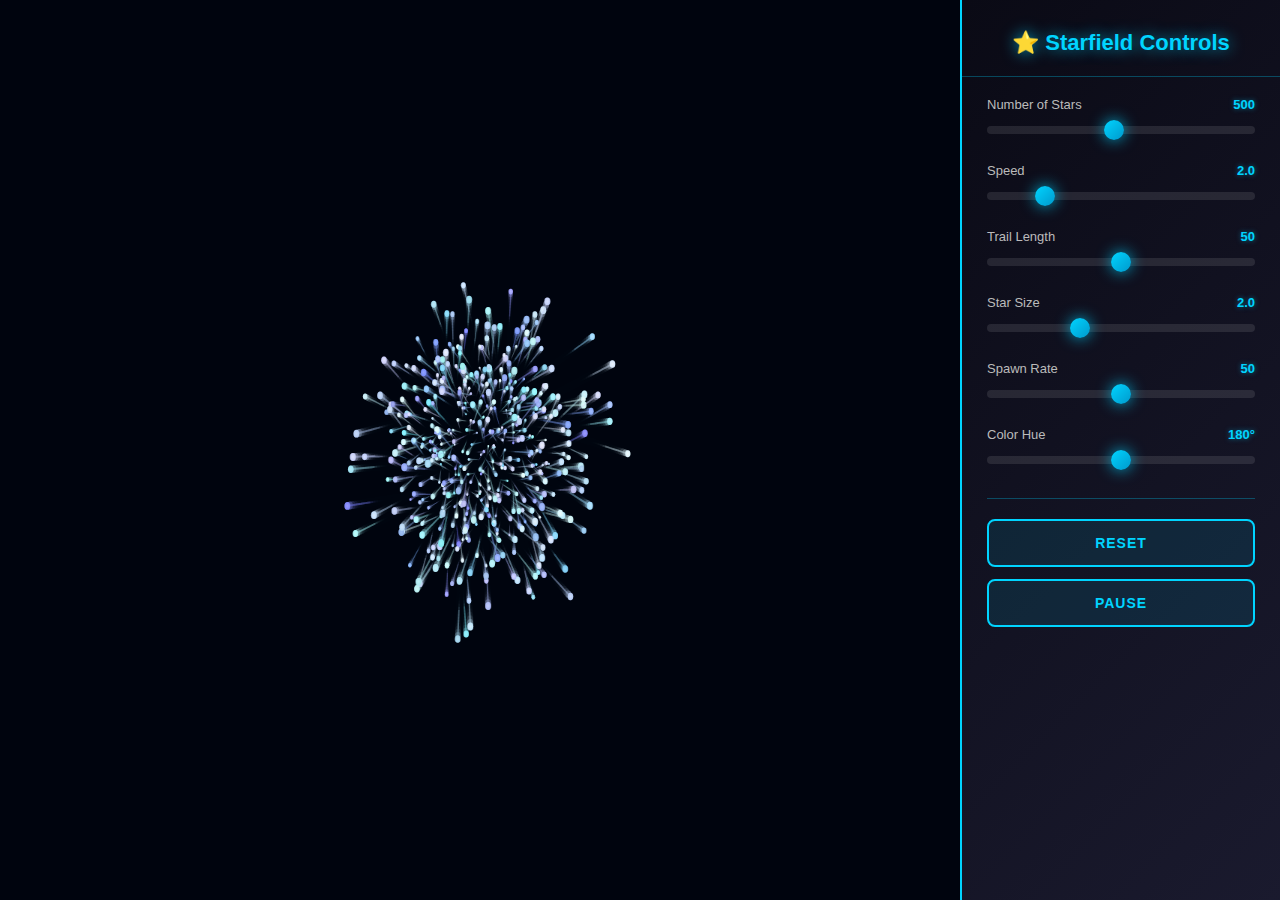
<file: index.html>
<!DOCTYPE html>
<html lang="en">
<head>
    <meta charset="UTF-8">
    <meta name="viewport" content="width=device-width, initial-scale=1.0">
    <title>Starfield Particle System</title>
    <style>
        * {
            margin: 0;
            padding: 0;
            box-sizing: border-box;
        }

        body {
            overflow: hidden;
            font-family: 'Segoe UI', Tahoma, Geneva, Verdana, sans-serif;
            background: linear-gradient(135deg, #000510 0%, #001a33 50%, #000a1a 100%);
            display: flex;
        }

        .canvas-container {
            flex: 1;
            position: relative;
        }

        canvas {
            display: block;
            width: 100%;
            height: 100vh;
        }

        .controls {
            width: 320px;
            height: 100vh;
            background: linear-gradient(135deg, #0a0a15 0%, #1a1a2e 100%);
            border-left: 2px solid #00d4ff;
            color: #fff;
            overflow-y: auto;
            box-shadow: -5px 0 30px rgba(0, 212, 255, 0.3);
            display: flex;
            flex-direction: column;
        }

        .controls h2 {
            padding: 30px 20px 20px;
            font-size: 22px;
            text-align: center;
            color: #00d4ff;
            text-shadow: 0 0 15px rgba(0, 212, 255, 0.7);
            border-bottom: 1px solid rgba(0, 212, 255, 0.3);
            margin-bottom: 20px;
        }

        .controls-content {
            flex: 1;
            padding: 0 25px 25px;
        }

        .control-group {
            margin-bottom: 25px;
        }

        .control-group label {
            display: flex;
            justify-content: space-between;
            margin-bottom: 8px;
            font-size: 13px;
            color: #bbb;
            font-weight: 500;
        }

        .control-group .value {
            color: #00d4ff;
            font-weight: bold;
            text-shadow: 0 0 5px rgba(0, 212, 255, 0.5);
        }

        input[type="range"] {
            width: 100%;
            height: 8px;
            border-radius: 4px;
            background: rgba(255, 255, 255, 0.1);
            outline: none;
            -webkit-appearance: none;
            cursor: pointer;
        }

        input[type="range"]::-webkit-slider-thumb {
            -webkit-appearance: none;
            appearance: none;
            width: 20px;
            height: 20px;
            border-radius: 50%;
            background: linear-gradient(135deg, #00d4ff 0%, #0099cc 100%);
            cursor: pointer;
            box-shadow: 0 0 15px rgba(0, 212, 255, 0.8);
            transition: all 0.2s;
        }

        input[type="range"]::-webkit-slider-thumb:hover {
            transform: scale(1.1);
            box-shadow: 0 0 20px rgba(0, 212, 255, 1);
        }

        input[type="range"]::-moz-range-thumb {
            width: 20px;
            height: 20px;
            border-radius: 50%;
            background: linear-gradient(135deg, #00d4ff 0%, #0099cc 100%);
            cursor: pointer;
            border: none;
            box-shadow: 0 0 15px rgba(0, 212, 255, 0.8);
            transition: all 0.2s;
        }

        input[type="range"]::-moz-range-thumb:hover {
            transform: scale(1.1);
            box-shadow: 0 0 20px rgba(0, 212, 255, 1);
        }

        .button-group {
            display: flex;
            flex-direction: column;
            gap: 12px;
            margin-top: 30px;
            padding-top: 20px;
            border-top: 1px solid rgba(0, 212, 255, 0.3);
        }

        button {
            width: 100%;
            padding: 14px;
            background: rgba(0, 212, 255, 0.1);
            border: 2px solid #00d4ff;
            border-radius: 8px;
            color: #00d4ff;
            cursor: pointer;
            font-size: 14px;
            font-weight: 600;
            transition: all 0.3s;
            text-transform: uppercase;
            letter-spacing: 1px;
        }

        button:hover {
            background: rgba(0, 212, 255, 0.3);
            box-shadow: 0 0 20px rgba(0, 212, 255, 0.6);
            transform: translateY(-2px);
        }

        button:active {
            transform: translateY(0);
        }

        /* Custom scrollbar for controls panel */
        .controls::-webkit-scrollbar {
            width: 8px;
        }

        .controls::-webkit-scrollbar-track {
            background: rgba(0, 0, 0, 0.3);
        }

        .controls::-webkit-scrollbar-thumb {
            background: rgba(0, 212, 255, 0.5);
            border-radius: 4px;
        }

        .controls::-webkit-scrollbar-thumb:hover {
            background: rgba(0, 212, 255, 0.7);
        }

        @media (max-width: 768px) {
            body {
                flex-direction: column-reverse;
            }

            .canvas-container {
                height: 60vh;
            }

            canvas {
                height: 60vh;
            }

            .controls {
                width: 100%;
                height: 40vh;
                border-left: none;
                border-top: 2px solid #00d4ff;
            }

            .controls h2 {
                padding: 15px 20px 10px;
                font-size: 18px;
            }

            .controls-content {
                padding: 0 20px 20px;
            }

            .control-group {
                margin-bottom: 15px;
            }

            .button-group {
                flex-direction: row;
                margin-top: 15px;
                padding-top: 15px;
            }

            button {
                padding: 12px;
                font-size: 12px;
            }
        }
    </style>
</head>
<body>
    <div class="canvas-container">
        <canvas id="starfield"></canvas>
    </div>

    <div class="controls">
        <h2>⭐ Starfield Controls</h2>

        <div class="controls-content">
            <div class="control-group">
                <label>
                    <span>Number of Stars</span>
                    <span class="value" id="starsValue">500</span>
                </label>
                <input type="range" id="numStars" min="50" max="1000" value="500" step="10">
            </div>

            <div class="control-group">
                <label>
                    <span>Speed</span>
                    <span class="value" id="speedValue">2.0</span>
                </label>
                <input type="range" id="speed" min="0.1" max="10" value="2" step="0.1">
            </div>

            <div class="control-group">
                <label>
                    <span>Trail Length</span>
                    <span class="value" id="trailValue">50</span>
                </label>
                <input type="range" id="trailLength" min="0" max="100" value="50" step="1">
            </div>

            <div class="control-group">
                <label>
                    <span>Star Size</span>
                    <span class="value" id="sizeValue">2.0</span>
                </label>
                <input type="range" id="starSize" min="0.5" max="5" value="2" step="0.1">
            </div>

            <div class="control-group">
                <label>
                    <span>Spawn Rate</span>
                    <span class="value" id="spawnValue">50</span>
                </label>
                <input type="range" id="spawnRate" min="0" max="100" value="50" step="1">
            </div>

            <div class="control-group">
                <label>
                    <span>Color Hue</span>
                    <span class="value" id="hueValue">180°</span>
                </label>
                <input type="range" id="colorHue" min="0" max="360" value="180" step="1">
            </div>

            <div class="button-group">
                <button id="resetBtn">Reset</button>
                <button id="pauseBtn">Pause</button>
            </div>
        </div>
    </div>

    <script>
        const canvas = document.getElementById('starfield');
        const ctx = canvas.getContext('2d');

        // Set canvas size
        function resizeCanvas() {
            canvas.width = window.innerWidth;
            canvas.height = window.innerHeight;
        }
        resizeCanvas();
        window.addEventListener('resize', resizeCanvas);

        // Configuration
        const config = {
            numStars: 500,
            speed: 2,
            trailLength: 50,
            starSize: 2,
            spawnRate: 50,
            colorHue: 180
        };

        let isPaused = false;
        let particles = [];

        // Particle class
        class Particle {
            constructor() {
                this.reset();
            }

            reset() {
                this.x = canvas.width / 2;
                this.y = canvas.height / 2;

                // Random angle for outward movement
                const angle = Math.random() * Math.PI * 2;
                const speed = Math.random() * 0.5 + 0.5;

                this.vx = Math.cos(angle) * speed;
                this.vy = Math.sin(angle) * speed;

                // Depth for size variation
                this.z = Math.random() * 1.5 + 0.5;
                this.size = config.starSize * this.z;

                // Random blue hue for gradient effect (180-240 = cyan to deep blue)
                this.hue = 180 + Math.random() * 60;
                this.saturation = 60 + Math.random() * 40; // 60-100%
                this.lightness = 70 + Math.random() * 20;  // 70-90%

                // Trail history
                this.trail = [];
                this.maxTrailLength = 20;
            }

            update() {
                // Update position
                this.x += this.vx * config.speed * this.z;
                this.y += this.vy * config.speed * this.z;

                // Store trail
                this.trail.push({ x: this.x, y: this.y });
                if (this.trail.length > this.maxTrailLength) {
                    this.trail.shift();
                }

                // Reset if out of bounds
                if (this.x < -50 || this.x > canvas.width + 50 ||
                    this.y < -50 || this.y > canvas.height + 50) {
                    this.reset();
                }
            }

            draw() {
                // Draw trail
                if (config.trailLength > 0 && this.trail.length > 1) {
                    const trailPoints = Math.floor((this.trail.length * config.trailLength) / 100);

                    for (let i = Math.max(0, this.trail.length - trailPoints); i < this.trail.length - 1; i++) {
                        const point = this.trail[i];
                        const nextPoint = this.trail[i + 1];
                        const alpha = (i / this.trail.length) * 0.5;

                        ctx.beginPath();
                        ctx.strokeStyle = `hsla(${this.hue}, ${this.saturation}%, ${this.lightness}%, ${alpha})`;
                        ctx.lineWidth = this.size * 0.5;
                        ctx.moveTo(point.x, point.y);
                        ctx.lineTo(nextPoint.x, nextPoint.y);
                        ctx.stroke();
                    }
                }

                // Draw star
                ctx.beginPath();
                ctx.arc(this.x, this.y, this.size, 0, Math.PI * 2);
                ctx.fillStyle = `hsl(${this.hue}, ${this.saturation}%, ${this.lightness}%)`;
                ctx.fill();

                // Add glow
                const gradient = ctx.createRadialGradient(this.x, this.y, 0, this.x, this.y, this.size * 2);
                gradient.addColorStop(0, `hsla(${this.hue}, ${this.saturation + 20}%, ${this.lightness + 10}%, 0.8)`);
                gradient.addColorStop(1, `hsla(${this.hue}, ${this.saturation}%, ${this.lightness}%, 0)`);
                ctx.fillStyle = gradient;
                ctx.fill();
            }
        }

        // Initialize particles
        function initParticles() {
            particles = [];
            for (let i = 0; i < config.numStars; i++) {
                particles.push(new Particle());
                // Spread initial positions
                particles[i].x = canvas.width / 2 + (Math.random() - 0.5) * 100;
                particles[i].y = canvas.height / 2 + (Math.random() - 0.5) * 100;
            }
        }

        // Animation loop
        function animate() {
            // Semi-transparent overlay for trail fade effect with blue tint
            const fadeAlpha = 1 - (config.trailLength / 100) * 0.95;
            ctx.fillStyle = `rgba(0, 5, 16, ${fadeAlpha})`;
            ctx.fillRect(0, 0, canvas.width, canvas.height);

            if (!isPaused) {
                // Update and draw particles
                particles.forEach(particle => {
                    particle.update();
                    particle.draw();
                });

                // Spawn new particles based on spawn rate
                const shouldSpawn = Math.random() * 100 < config.spawnRate / 10;
                if (shouldSpawn && particles.length < config.numStars) {
                    particles.push(new Particle());
                }

                // Remove excess particles
                while (particles.length > config.numStars) {
                    particles.pop();
                }
            } else {
                // Just redraw when paused
                particles.forEach(particle => particle.draw());
            }

            requestAnimationFrame(animate);
        }

        // Control event listeners
        document.getElementById('numStars').addEventListener('input', (e) => {
            config.numStars = parseInt(e.target.value);
            document.getElementById('starsValue').textContent = config.numStars;
        });

        document.getElementById('speed').addEventListener('input', (e) => {
            config.speed = parseFloat(e.target.value);
            document.getElementById('speedValue').textContent = config.speed.toFixed(1);
        });

        document.getElementById('trailLength').addEventListener('input', (e) => {
            config.trailLength = parseInt(e.target.value);
            document.getElementById('trailValue').textContent = config.trailLength;
        });

        document.getElementById('starSize').addEventListener('input', (e) => {
            config.starSize = parseFloat(e.target.value);
            document.getElementById('sizeValue').textContent = config.starSize.toFixed(1);
            particles.forEach(p => p.size = config.starSize * p.z);
        });

        document.getElementById('spawnRate').addEventListener('input', (e) => {
            config.spawnRate = parseInt(e.target.value);
            document.getElementById('spawnValue').textContent = config.spawnRate;
        });

        document.getElementById('colorHue').addEventListener('input', (e) => {
            config.colorHue = parseInt(e.target.value);
            document.getElementById('hueValue').textContent = config.colorHue + '°';
        });

        document.getElementById('resetBtn').addEventListener('click', () => {
            config.numStars = 500;
            config.speed = 2;
            config.trailLength = 50;
            config.starSize = 2;
            config.spawnRate = 50;
            config.colorHue = 180;

            document.getElementById('numStars').value = 500;
            document.getElementById('speed').value = 2;
            document.getElementById('trailLength').value = 50;
            document.getElementById('starSize').value = 2;
            document.getElementById('spawnRate').value = 50;
            document.getElementById('colorHue').value = 180;

            document.getElementById('starsValue').textContent = 500;
            document.getElementById('speedValue').textContent = '2.0';
            document.getElementById('trailValue').textContent = 50;
            document.getElementById('sizeValue').textContent = '2.0';
            document.getElementById('spawnValue').textContent = 50;
            document.getElementById('hueValue').textContent = '180°';

            initParticles();
        });

        document.getElementById('pauseBtn').addEventListener('click', (e) => {
            isPaused = !isPaused;
            e.target.textContent = isPaused ? 'Play' : 'Pause';
        });

        // Start animation
        initParticles();
        animate();
    </script>
</body>
</html>
</file>
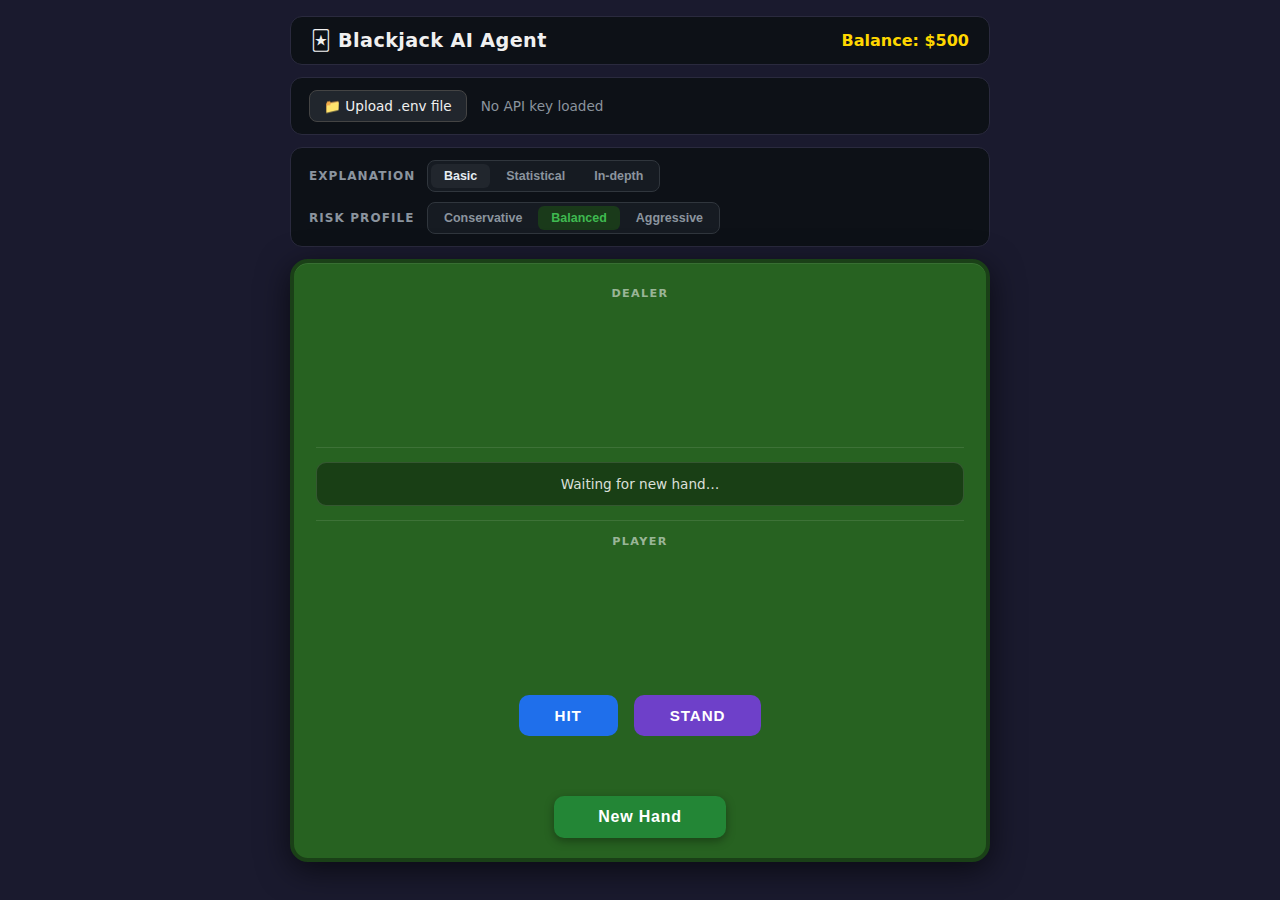
<file: ai-agent/index.html>
<!DOCTYPE html>
<html lang="en">
<head>
  <meta charset="UTF-8">
  <meta name="viewport" content="width=device-width, initial-scale=1.0">
  <title>Blackjack AI Agent</title>
  <style>
    *, *::before, *::after { box-sizing: border-box; margin: 0; padding: 0; }

    body {
      font-family: 'Segoe UI', system-ui, sans-serif;
      background: #1a1a2e;
      color: #f0f0f0;
      min-height: 100vh;
      display: flex;
      flex-direction: column;
      align-items: center;
      padding: 16px 16px 32px;
      gap: 12px;
    }

    /* ── Shared panel shell ── */
    .panel {
      width: 100%;
      max-width: 700px;
      background: #0d1117;
      border: 1px solid #2a2a3e;
      border-radius: 12px;
      padding: 12px 18px;
    }

    /* ── Header ── */
    header {
      width: 100%;
      max-width: 700px;
      display: flex;
      justify-content: space-between;
      align-items: center;
      padding: 12px 20px;
      background: #0d1117;
      border-radius: 12px;
      border: 1px solid #2a2a3e;
    }
    .header-title { font-size: 1.2rem; font-weight: 700; letter-spacing: 0.02em; }
    .balance-display { font-size: 1rem; font-weight: 600; color: #ffd700; }

    /* ── ENV Section ── */
    #env-section { display: flex; align-items: center; gap: 14px; flex-wrap: wrap; }
    #upload-label {
      display: inline-flex; align-items: center; gap: 7px; cursor: pointer;
      background: #21262d; border: 1px solid #444; border-radius: 8px;
      padding: 7px 14px; font-size: 0.85rem; transition: background 0.15s;
    }
    #upload-label:hover { background: #30363d; }
    #env-file-input { display: none; }
    #api-key-status { font-size: 0.85rem; color: #8b949e; }
    #api-key-status.loaded { color: #3fb950; font-weight: 600; }
    #api-key-status.error  { color: #f85149; }

    /* ── Settings Bar ── */
    #settings-bar { display: flex; flex-direction: column; gap: 10px; }
    .settings-row { display: flex; align-items: center; gap: 10px; flex-wrap: wrap; }
    .settings-label {
      font-size: 0.75rem; font-weight: 600; text-transform: uppercase;
      letter-spacing: 0.09em; color: #8b949e; min-width: 108px;
    }
    .seg-group { display: flex; background: #161b22; border: 1px solid #30363d; border-radius: 8px; padding: 3px; gap: 3px; }
    .seg-btn {
      padding: 5px 13px; border: none; border-radius: 6px; font-size: 0.78rem;
      font-weight: 600; cursor: pointer; transition: background 0.15s, color 0.15s;
      background: transparent; color: #8b949e;
    }
    .seg-btn:hover  { color: #f0f0f0; }
    .seg-btn.active { background: #21262d; color: #f0f0f0; }
    .seg-btn.active.risk-conservative { background: #1a3a5c; color: #79c0ff; }
    .seg-btn.active.risk-balanced     { background: #1a3a1a; color: #3fb950; }
    .seg-btn.active.risk-aggressive   { background: #3a1a1a; color: #f85149; }
    .seg-btn.active.explain-basic     { background: #21262d; color: #e6edf3; }
    .seg-btn.active.explain-stats     { background: #1f2d3a; color: #79c0ff; }
    .seg-btn.active.explain-deep      { background: #2d1f3a; color: #d2a8ff; }

    /* ── Game Table ── */
    #game-table {
      width: 100%;
      max-width: 700px;
      background: #276221;
      border-radius: 18px;
      border: 4px solid #1a4017;
      box-shadow: 0 8px 32px rgba(0,0,0,0.6), inset 0 1px 0 rgba(255,255,255,0.08);
      padding: 24px 22px 20px;
      display: flex;
      flex-direction: column;
      gap: 14px;
    }

    /* ── Hand Sections ── */
    .hand-section { text-align: center; }
    .hand-label {
      font-size: 0.7rem; font-weight: 700; letter-spacing: 0.12em;
      color: rgba(255,255,255,0.55); text-transform: uppercase; margin-bottom: 8px;
    }
    .hand-score { font-size: 0.8rem; color: rgba(255,255,255,0.7); margin-top: 7px; min-height: 18px; }
    .cards-row {
      display: flex; justify-content: center; gap: 8px; flex-wrap: wrap; min-height: 100px;
    }

    /* ── Cards ── */
    .card {
      width: 66px; height: 96px; border-radius: 8px; background: #fff; border: 1px solid #ddd;
      display: flex; flex-direction: column; justify-content: space-between;
      padding: 5px 6px; font-size: 0.88rem; font-weight: 700;
      box-shadow: 2px 3px 8px rgba(0,0,0,0.4); color: #1a1a1a; user-select: none;
      animation: deal-in 0.3s ease forwards;
    }
    @keyframes deal-in {
      from { transform: translateY(-20px) scale(0.85); opacity: 0; }
      to   { transform: translateY(0)     scale(1);    opacity: 1; }
    }
    .card.red { color: #c0392b; }
    .card .corner-top    { text-align: left; line-height: 1; }
    .card .corner-bottom { text-align: right; line-height: 1; transform: rotate(180deg); }
    .card .suit-center   { text-align: center; font-size: 1.35rem; }
    .card-back {
      width: 66px; height: 96px; border-radius: 8px; border: 1px solid #555;
      box-shadow: 2px 3px 8px rgba(0,0,0,0.4);
      background: repeating-linear-gradient(45deg, #1a3a8a 0px,#1a3a8a 4px, #122a6a 4px,#122a6a 8px);
      animation: deal-in 0.3s ease forwards;
    }

    /* ── Agent Callout ── */
    #agent-callout {
      background: rgba(0,0,0,0.35); border: 1px solid rgba(255,255,255,0.12);
      border-radius: 10px; padding: 10px 16px; font-size: 0.85rem;
      color: rgba(255,255,255,0.85); text-align: center; min-height: 44px;
      display: flex; align-items: center; justify-content: center;
    }
    #agent-callout.thinking { color: #ffd700; }
    #agent-callout.reasoning { color: #7ee787; }
    #agent-callout.error { color: #f85149; }
    #agent-callout.manual { color: #e3b341; }
    .spinner { display: inline-block; animation: spin 0.7s linear infinite; margin-right: 6px; }
    @keyframes spin { to { transform: rotate(360deg); } }

    /* ── Strategy Viz ── */
    #strategy-viz {
      background: rgba(0,0,0,0.25); border: 1px solid rgba(255,255,255,0.1);
      border-radius: 10px; padding: 10px 14px;
      display: none; flex-direction: column; gap: 8px;
    }
    #strategy-viz.visible { display: flex; }
    .sv-row { display: flex; align-items: center; gap: 10px; flex-wrap: wrap; }
    .sv-label { font-size: 0.72rem; color: rgba(255,255,255,0.55); min-width: 120px; }
    .sv-badge {
      font-size: 0.78rem; font-weight: 700; padding: 2px 10px;
      border-radius: 5px; letter-spacing: 0.05em;
    }
    .sv-badge.hit  { background: #1f6feb; color: #fff; }
    .sv-badge.stand { background: #6e40c9; color: #fff; }
    .prob-bar-wrap { flex: 1; min-width: 100px; height: 10px; background: rgba(255,255,255,0.1); border-radius: 5px; overflow: hidden; }
    .prob-bar { height: 100%; border-radius: 5px; transition: width 0.4s ease; }
    .prob-bar.bust   { background: linear-gradient(90deg, #e3b341, #f85149); }
    .prob-bar.dealer { background: linear-gradient(90deg, #3fb950, #1f6feb); }
    .prob-pct { font-size: 0.75rem; color: rgba(255,255,255,0.7); min-width: 34px; text-align: right; }

    /* ── Action Buttons ── */
    #action-buttons { display: flex; justify-content: center; gap: 16px; }
    .action-btn {
      padding: 12px 36px; border: none; border-radius: 10px;
      font-size: 0.95rem; font-weight: 700; letter-spacing: 0.06em; cursor: pointer;
      transition: background 0.15s, transform 0.1s, box-shadow 0.15s;
      box-shadow: 0 3px 8px rgba(0,0,0,0.3);
    }
    #btn-hit   { background: #1f6feb; color: #fff; }
    #btn-hit:hover:not(:disabled)   { background: #388bfd; transform: translateY(-1px); }
    #btn-stand { background: #6e40c9; color: #fff; }
    #btn-stand:hover:not(:disabled) { background: #8957e5; transform: translateY(-1px); }
    .action-btn:disabled { background: #2d333b; color: #484f58; cursor: not-allowed; box-shadow: none; transform: none; }
    .action-btn.agent-highlight { outline: 3px solid #ffd700; outline-offset: 2px; transform: scale(1.05); }

    /* ── Result / New Hand ── */
    #result-display { text-align: center; font-size: 1.25rem; font-weight: 700; min-height: 32px; letter-spacing: 0.04em; }
    #result-display.win       { color: #3fb950; }
    #result-display.lose      { color: #f85149; }
    #result-display.push      { color: #e3b341; }
    #result-display.blackjack { color: #ffd700; text-shadow: 0 0 12px #ffd70080; }
    #result-display.bust      { color: #f85149; }
    #btn-new-hand {
      align-self: center; padding: 12px 44px; background: #238636; color: #fff;
      border: none; border-radius: 10px; font-size: 1rem; font-weight: 700;
      letter-spacing: 0.05em; cursor: pointer; box-shadow: 0 3px 10px rgba(0,0,0,0.35);
      transition: background 0.15s, transform 0.1s;
    }
    #btn-new-hand:hover:not(:disabled) { background: #2ea043; transform: translateY(-1px); }
    #btn-new-hand:disabled { background: #2d333b; color: #484f58; cursor: not-allowed; transform: none; }

    /* ── Divider ── */
    .table-divider { border: none; border-top: 1px solid rgba(255,255,255,0.1); margin: 0; }

    /* ── Analytics Panel ── */
    #analytics-panel { display: none; flex-direction: column; gap: 12px; }
    #analytics-panel.visible { display: flex; }
    .analytics-title {
      font-size: 0.72rem; font-weight: 700; text-transform: uppercase;
      letter-spacing: 0.1em; color: #8b949e; margin-bottom: 2px;
    }
    .stats-row { display: flex; gap: 6px; flex-wrap: wrap; }
    .stat-chip {
      background: #161b22; border: 1px solid #30363d; border-radius: 8px;
      padding: 7px 14px; text-align: center; flex: 1; min-width: 80px;
    }
    .stat-chip .chip-val { font-size: 1.1rem; font-weight: 700; }
    .stat-chip .chip-lbl { font-size: 0.68rem; color: #8b949e; margin-top: 2px; text-transform: uppercase; letter-spacing: 0.07em; }
    .chip-val.green { color: #3fb950; }
    .chip-val.red   { color: #f85149; }
    .chip-val.gold  { color: #ffd700; }
    .chip-val.blue  { color: #79c0ff; }

    /* Sparkline */
    #sparkline-wrap { background: #161b22; border: 1px solid #30363d; border-radius: 8px; padding: 10px 12px; }
    .sparkline-title { font-size: 0.68rem; color: #8b949e; text-transform: uppercase; letter-spacing: 0.07em; margin-bottom: 6px; }
    svg#sparkline { width: 100%; height: 60px; display: block; overflow: visible; }

    /* Decision quality bar */
    #quality-bar-wrap { display: flex; align-items: center; gap: 10px; }
    #quality-bar-outer { flex: 1; height: 8px; background: rgba(255,255,255,0.08); border-radius: 4px; overflow: hidden; }
    #quality-bar-inner { height: 100%; border-radius: 4px; background: linear-gradient(90deg, #1f6feb, #3fb950); transition: width 0.5s ease; }

    /* ── Responsive ── */
    .table-divider { margin: 0 !important; }
    @media (max-width: 440px) {
      .card, .card-back { width: 54px; height: 78px; }
      .card { font-size: 0.76rem; }
      .card .suit-center { font-size: 1.1rem; }
      #game-table { padding: 16px 10px; }
      .action-btn { padding: 10px 22px; font-size: 0.88rem; }
      .settings-label { min-width: 80px; }
    }
  </style>
</head>
<body>

  <!-- Header -->
  <header>
    <span class="header-title">🃏 Blackjack AI Agent</span>
    <span class="balance-display" id="balance-display">Balance: $500</span>
  </header>

  <!-- ENV -->
  <div class="panel" id="env-section">
    <label id="upload-label" for="env-file-input">📁 Upload .env file</label>
    <input type="file" id="env-file-input" accept=".env,.txt">
    <span id="api-key-status">No API key loaded</span>
  </div>

  <!-- Settings -->
  <div class="panel" id="settings-bar">
    <div class="settings-row">
      <span class="settings-label">Explanation</span>
      <div class="seg-group">
        <button class="seg-btn active explain-basic" id="explain-basic"   onclick="setExplain('basic')">Basic</button>
        <button class="seg-btn"                      id="explain-stats"   onclick="setExplain('statistical')">Statistical</button>
        <button class="seg-btn"                      id="explain-deep"    onclick="setExplain('indepth')">In-depth</button>
      </div>
    </div>
    <div class="settings-row">
      <span class="settings-label">Risk Profile</span>
      <div class="seg-group">
        <button class="seg-btn"                         id="risk-conservative" onclick="setRisk('conservative')">Conservative</button>
        <button class="seg-btn active risk-balanced"    id="risk-balanced"     onclick="setRisk('balanced')">Balanced</button>
        <button class="seg-btn"                         id="risk-aggressive"   onclick="setRisk('aggressive')">Aggressive</button>
      </div>
    </div>
  </div>

  <!-- Game Table -->
  <div id="game-table">

    <div class="hand-section">
      <div class="hand-label">Dealer</div>
      <div class="cards-row" id="dealer-cards"></div>
      <div class="hand-score" id="dealer-score"></div>
    </div>

    <hr class="table-divider">

    <div id="agent-callout">Waiting for new hand…</div>

    <!-- Strategy Visualization -->
    <div id="strategy-viz">
      <div class="sv-row">
        <span class="sv-label">Basic Strategy</span>
        <span class="sv-badge" id="sv-basic-badge">—</span>
      </div>
      <div class="sv-row">
        <span class="sv-label">Bust if you hit</span>
        <div class="prob-bar-wrap"><div class="prob-bar bust" id="bust-bar" style="width:0%"></div></div>
        <span class="prob-pct" id="bust-pct">—</span>
      </div>
      <div class="sv-row">
        <span class="sv-label">Dealer bust chance</span>
        <div class="prob-bar-wrap"><div class="prob-bar dealer" id="dealer-bust-bar" style="width:0%"></div></div>
        <span class="prob-pct" id="dealer-bust-pct">—</span>
      </div>
    </div>

    <hr class="table-divider">

    <div class="hand-section">
      <div class="hand-label">Player</div>
      <div class="cards-row" id="player-cards"></div>
      <div class="hand-score" id="player-score"></div>
    </div>

    <div id="action-buttons">
      <button class="action-btn" id="btn-hit"   onclick="playerHit()"   disabled>HIT</button>
      <button class="action-btn" id="btn-stand" onclick="playerStand()" disabled>STAND</button>
    </div>

    <div id="result-display"></div>
    <button id="btn-new-hand" onclick="newHand()">New Hand</button>

  </div>

  <!-- Analytics -->
  <div class="panel" id="analytics-panel">
    <div class="analytics-title">Performance Analytics</div>
    <div class="stats-row">
      <div class="stat-chip"><div class="chip-val green" id="stat-wins">0</div><div class="chip-lbl">Wins</div></div>
      <div class="stat-chip"><div class="chip-val red"   id="stat-losses">0</div><div class="chip-lbl">Losses</div></div>
      <div class="stat-chip"><div class="chip-val gold"  id="stat-pushes">0</div><div class="chip-lbl">Pushes</div></div>
      <div class="stat-chip"><div class="chip-val blue"  id="stat-winrate">—</div><div class="chip-lbl">Win Rate</div></div>
      <div class="stat-chip"><div class="chip-val blue"  id="stat-quality">—</div><div class="chip-lbl">AI Quality</div></div>
    </div>
    <div id="sparkline-wrap">
      <div class="sparkline-title">Bankroll history</div>
      <svg id="sparkline" viewBox="0 0 400 60" preserveAspectRatio="none">
        <polyline id="sparkline-line" fill="none" stroke="#3fb950" stroke-width="2" points=""/>
        <polyline id="sparkline-area" fill="url(#sparkGrad)" stroke="none" points=""/>
        <defs>
          <linearGradient id="sparkGrad" x1="0" y1="0" x2="0" y2="1">
            <stop offset="0%"   stop-color="#3fb950" stop-opacity="0.3"/>
            <stop offset="100%" stop-color="#3fb950" stop-opacity="0"/>
          </linearGradient>
        </defs>
      </svg>
    </div>
    <div>
      <div class="analytics-title" style="margin-bottom:6px;">AI vs Basic Strategy Agreement</div>
      <div id="quality-bar-wrap">
        <div id="quality-bar-outer"><div id="quality-bar-inner" style="width:0%"></div></div>
        <span id="quality-pct" style="font-size:0.8rem;color:#8b949e;min-width:34px;text-align:right;">—</span>
      </div>
    </div>
  </div>

<script>
// ── Constants ────────────────────────────────────────────────────
const BET = 10;
const STARTING_BALANCE = 500;
const RESHUFFLE_THRESHOLD = 15;

const SUITS = ['♠','♥','♦','♣'];
const RED_SUITS = new Set(['♥','♦']);
const RANKS = ['A','2','3','4','5','6','7','8','9','10','J','Q','K'];

// Dealer bust probability by up-card value (published standard values)
const DEALER_BUST = { 2:0.353, 3:0.374, 4:0.401, 5:0.423, 6:0.423,
                      7:0.262, 8:0.238, 9:0.230, 10:0.231, 11:0.117 };

// ── State ────────────────────────────────────────────────────────
let apiKey    = null;
let balance   = STARTING_BALANCE;
let deck      = [];
let playerHand = [];
let dealerHand = [];
let gameState  = 'IDLE';

// Settings
let explainLevel = 'basic';       // 'basic' | 'statistical' | 'indepth'
let riskProfile  = 'balanced';    // 'conservative' | 'balanced' | 'aggressive'

// Analytics
const stats = {
  wins: 0, losses: 0, pushes: 0,
  bankrollHistory: [STARTING_BALANCE],
  agentDecisions: 0,
  basicMatches: 0
};

// ── ENV Upload ───────────────────────────────────────────────────
document.getElementById('env-file-input').addEventListener('change', function(e) {
  const file = e.target.files[0];
  if (!file) return;
  const reader = new FileReader();
  reader.onload = ev => {
    const text = ev.target.result;
    let found = null;
    for (const line of text.split('\n')) {
      const t = line.trim();
      if (!t || t.startsWith('#') || !t.includes('=')) continue;
      const eqIdx  = t.indexOf('=');
      const keyName = t.slice(0, eqIdx).trim().toUpperCase();
      const val     = t.slice(eqIdx + 1).trim().replace(/^["']|["']$/g, '');
      if (keyName === 'OPENAI_API_KEY' && val) { found = val; break; }
    }
    if (found) {
      apiKey = found;
      console.log(`[ENV] API key loaded (length: ${apiKey.length})`);
      document.getElementById('upload-label').style.display = 'none';
      const s = document.getElementById('api-key-status');
      s.textContent = 'OpenAI API key loaded ✓';
      s.className = 'loaded';
    } else {
      const s = document.getElementById('api-key-status');
      s.textContent = 'Could not find OPENAI_API_KEY in that file.';
      s.className = 'error';
      console.error('[ENV] Parse failed — OPENAI_API_KEY not found.');
    }
  };
  reader.readAsText(file);
});

// ── Settings Controls ─────────────────────────────────────────────
function setExplain(level) {
  explainLevel = level;
  ['basic','stats','deep'].forEach(k => {
    const btn = document.getElementById(`explain-${k}`);
    const id = k === 'stats' ? 'statistical' : k === 'deep' ? 'indepth' : k;
    btn.className = `seg-btn${level === id ? ` active explain-${k}` : ''}`;
  });
  console.log(`[UI] Explanation level → ${level}`);
}

function setRisk(profile) {
  riskProfile = profile;
  ['conservative','balanced','aggressive'].forEach(k => {
    const btn = document.getElementById(`risk-${k}`);
    btn.className = `seg-btn${profile === k ? ` active risk-${k}` : ''}`;
  });
  console.log(`[UI] Risk profile → ${profile}`);
}

// ── Deck ─────────────────────────────────────────────────────────
function buildDeck() {
  const d = [];
  for (const s of SUITS) for (const r of RANKS) d.push({ rank: r, suit: s });
  return d;
}

function shuffleDeck(d) {
  for (let i = d.length - 1; i > 0; i--) {
    const j = Math.floor(Math.random() * (i + 1));
    [d[i], d[j]] = [d[j], d[i]];
  }
  console.log(`[DECK] Shuffled. Cards remaining: ${d.length}`);
  return d;
}

function ensureDeck() {
  if (deck.length < RESHUFFLE_THRESHOLD) {
    console.log(deck.length === 0 ? '[DECK] Emergency reshuffle'
      : `[DECK] Auto-reshuffle (only ${deck.length} cards left)`);
    deck = shuffleDeck(buildDeck());
  }
}

function drawCard() {
  ensureDeck();
  const card = deck.pop();
  console.log(`[DECK] Cards remaining: ${deck.length}`);
  return card;
}

// ── Scoring ──────────────────────────────────────────────────────
function scoreHand(cards) {
  let total = 0, aces = 0;
  for (const c of cards) {
    if (c.rank === 'A') { total += 11; aces++; }
    else if (['J','Q','K'].includes(c.rank)) total += 10;
    else total += parseInt(c.rank, 10);
  }
  let live = aces;
  while (total > 21 && live > 0) { total -= 10; live--; }
  return { total, soft: live > 0 && aces > 0 };
}

function cardUpValue(card) {
  if (card.rank === 'A') return 11;
  if (['J','Q','K'].includes(card.rank)) return 10;
  return parseInt(card.rank, 10);
}

function cardLabel(card) { return `${card.rank}${card.suit}`; }

// ── Strategy & Probability ────────────────────────────────────────
// Returns 'hit' or 'stand' per basic strategy (doubles/splits treated as hit)
function getBasicStrategy(playerTotal, soft, dealerUpValue) {
  // d: 0=2, 1=3, 2=4, 3=5, 4=6, 5=7, 6=8, 7=9, 8=10/face, 9=A
  const d = dealerUpValue === 11 ? 9 : Math.min(dealerUpValue - 2, 8);

  if (soft) {
    if (playerTotal >= 19) return 'stand';
    if (playerTotal === 18) return d >= 7 ? 'hit' : 'stand'; // hit vs 9,10,A
    return 'hit'; // soft 13-17
  }
  if (playerTotal >= 17) return 'stand';
  if (playerTotal >= 13) return d <= 4 ? 'stand' : 'hit'; // stand vs 2-6
  if (playerTotal === 12) return (d >= 2 && d <= 4) ? 'stand' : 'hit'; // stand vs 4-6
  return 'hit'; // ≤11
}

// Probability of busting on the next card (infinite-deck approximation)
function getBustProb(playerTotal, soft) {
  if (soft || playerTotal <= 11) return 0;
  const maxSafe = 21 - playerTotal;
  if (maxSafe <= 0) return 1;
  // 13 equally likely card ranks: A(1),2,3,4,5,6,7,8,9,10,J,Q,K(10)
  let bust = 0;
  for (let v = 1; v <= 9; v++) if (v > maxSafe) bust++;
  if (10 > maxSafe) bust += 4; // 10,J,Q,K
  return bust / 13;
}

// ── Strategy Viz ─────────────────────────────────────────────────
function showStrategyViz(playerTotal, soft, dealerUpValue) {
  const bs = getBasicStrategy(playerTotal, soft, dealerUpValue);
  const bust = getBustProb(playerTotal, soft);
  const dealerBust = DEALER_BUST[dealerUpValue] ?? 0.23;

  const badge = document.getElementById('sv-basic-badge');
  badge.textContent = bs.toUpperCase();
  badge.className = `sv-badge ${bs}`;

  document.getElementById('bust-bar').style.width = (bust * 100).toFixed(1) + '%';
  document.getElementById('bust-pct').textContent  = soft ? '~0%' : Math.round(bust * 100) + '%';
  document.getElementById('dealer-bust-bar').style.width = (dealerBust * 100).toFixed(1) + '%';
  document.getElementById('dealer-bust-pct').textContent = Math.round(dealerBust * 100) + '%';

  document.getElementById('strategy-viz').className = 'visible';
}

function hideStrategyViz() {
  document.getElementById('strategy-viz').className = '';
}

// ── UI Helpers ───────────────────────────────────────────────────
function makeCardEl(card) {
  const div = document.createElement('div');
  div.className = 'card' + (RED_SUITS.has(card.suit) ? ' red' : '');
  div.innerHTML = `<div class="corner-top">${card.rank}<br>${card.suit}</div>
    <div class="suit-center">${card.suit}</div>
    <div class="corner-bottom">${card.rank}<br>${card.suit}</div>`;
  return div;
}

function makeCardBackEl() {
  const div = document.createElement('div');
  div.className = 'card-back';
  div.id = 'dealer-hole-card';
  return div;
}

function renderHand(id, cards, hideSecond = false) {
  const el = document.getElementById(id);
  el.innerHTML = '';
  cards.forEach((card, i) => {
    el.appendChild(i === 1 && hideSecond ? makeCardBackEl() : makeCardEl(card));
  });
}

function setButtons(hit, stand) {
  document.getElementById('btn-hit').disabled   = !hit;
  document.getElementById('btn-stand').disabled = !stand;
}

function setCallout(text, cls = '') {
  const el = document.getElementById('agent-callout');
  el.textContent = text;
  el.className = cls;
}

function setResult(text, cls = '') {
  const el = document.getElementById('result-display');
  el.textContent = text;
  el.className = cls;
}

function updateBalance() {
  document.getElementById('balance-display').textContent = `Balance: $${balance}`;
  console.log(`[BALANCE] Current balance: $${balance}`);
}

// ── Analytics ─────────────────────────────────────────────────────
function recordAgentDecision(action, playerTotal, soft, dealerUpValue) {
  const bs = getBasicStrategy(playerTotal, soft, dealerUpValue);
  stats.agentDecisions++;
  if (action === bs) stats.basicMatches++;
  updateAnalytics();
}

function recordResult(outcome) {
  if (outcome === 'win' || outcome === 'blackjack') stats.wins++;
  else if (outcome === 'lose' || outcome === 'bust') stats.losses++;
  else stats.pushes++;
  stats.bankrollHistory.push(balance);
  if (stats.bankrollHistory.length > 40) stats.bankrollHistory.shift();
  updateAnalytics();
}

function updateAnalytics() {
  const total = stats.wins + stats.losses + stats.pushes;

  document.getElementById('stat-wins').textContent   = stats.wins;
  document.getElementById('stat-losses').textContent = stats.losses;
  document.getElementById('stat-pushes').textContent = stats.pushes;

  const contested = stats.wins + stats.losses;
  const winRate = contested > 0 ? Math.round((stats.wins / contested) * 100) : null;
  document.getElementById('stat-winrate').textContent = winRate !== null ? winRate + '%' : '—';

  const quality = stats.agentDecisions > 0
    ? Math.round((stats.basicMatches / stats.agentDecisions) * 100) : null;
  document.getElementById('stat-quality').textContent = quality !== null ? quality + '%' : '—';
  document.getElementById('quality-pct').textContent  = quality !== null ? quality + '%' : '—';
  document.getElementById('quality-bar-inner').style.width = quality !== null ? quality + '%' : '0%';

  if (total > 0) {
    document.getElementById('analytics-panel').className = 'panel visible';
    renderSparkline();
  }
}

function renderSparkline() {
  const data = stats.bankrollHistory;
  if (data.length < 2) return;
  const W = 400, H = 60, pad = 4;
  const minV = Math.min(...data);
  const maxV = Math.max(...data);
  const range = maxV - minV || 1;

  const pts = data.map((v, i) => {
    const x = pad + (i / (data.length - 1)) * (W - pad * 2);
    const y = pad + (1 - (v - minV) / range) * (H - pad * 2);
    return `${x.toFixed(1)},${y.toFixed(1)}`;
  });

  const areaClose = `,${(W - pad).toFixed(1)},${H - pad} ${pad},${H - pad}`;
  document.getElementById('sparkline-line').setAttribute('points', pts.join(' '));
  document.getElementById('sparkline-area').setAttribute('points', pts.join(' ') + areaClose);
}

// ── New Hand ─────────────────────────────────────────────────────
function newHand() {
  if (!apiKey) { alert('Please upload your .env file first.'); return; }
  if (balance <= 0) return;

  console.log('[GAME] State → DEALING');
  gameState = 'DEALING';
  setResult('');
  setCallout('Dealing…', '');
  setButtons(false, false);
  hideStrategyViz();
  document.getElementById('btn-new-hand').disabled = true;
  ensureDeck();

  playerHand = [drawCard(), drawCard()];
  dealerHand = [drawCard(), drawCard()];

  const pScore  = scoreHand(playerHand);
  const dUpCard = dealerHand[0];

  console.log(`[GAME] Player hand: ${playerHand.map(cardLabel).join(' ')}  total=${pScore.total} soft=${pScore.soft}`);
  console.log(`[GAME] Dealer up card: ${cardLabel(dUpCard)}  hole card: [hidden]`);

  renderHand('player-cards', playerHand);
  renderHand('dealer-cards', dealerHand, true);
  document.getElementById('player-score').textContent = `${pScore.total}${pScore.soft ? ' (soft)' : ''}`;
  document.getElementById('dealer-score').textContent = cardLabel(dUpCard);

  // Natural blackjack check
  if (pScore.total === 21 && playerHand.length === 2) {
    const dScore = scoreHand(dealerHand);
    resolveResult(dScore.total === 21 && dealerHand.length === 2 ? 'push' : 'blackjack');
    return;
  }

  gameState = 'PLAYER_TURN';
  console.log('[GAME] State → PLAYER_TURN');
  showStrategyViz(pScore.total, pScore.soft, cardUpValue(dUpCard));
  callAgent();
}

// ── Prompt Building ───────────────────────────────────────────────
function buildSystemPrompt() {
  let base = 'You are a Blackjack strategy advisor. Return only raw JSON. No markdown. No explanation outside the JSON.';

  if (riskProfile === 'conservative')
    base += ' The player is risk-averse — lean toward standing to protect the hand unless hitting is clearly correct.';
  else if (riskProfile === 'aggressive')
    base += ' The player accepts higher risk for potential reward — consider hitting on borderline hands.';

  return base;
}

function buildUserMessage(payload) {
  const stateBlock = JSON.stringify(payload, null, 2);

  const responseFormats = {
    basic:
`Respond ONLY with a valid JSON object — no prose, no markdown fences:
{"action": "hit" | "stand", "reasoning": "<one sentence>"}`,
    statistical:
`Respond ONLY with a valid JSON object — no prose, no markdown fences:
{"action": "hit" | "stand", "reasoning": "<two sentences: include bust probability if hitting and the probability the dealer busts if standing>"}`,
    indepth:
`Respond ONLY with a valid JSON object — no prose, no markdown fences:
{"action": "hit" | "stand", "reasoning": "<3-4 sentences: cover bust risk, dealer tendencies with this up card, expected value considerations, and why this is the optimal play>"}`
  };

  return `You are a Blackjack strategy advisor.

Current game state (JSON):
${stateBlock}

${responseFormats[explainLevel]}`;
}

// ── LLM Agent ────────────────────────────────────────────────────
async function callAgent() {
  setCallout('<span class="spinner">⟳</span> Agent thinking…', 'thinking');
  // Re-set innerHTML for spinner
  document.getElementById('agent-callout').innerHTML = '<span class="spinner">⟳</span> Agent thinking…';
  document.getElementById('agent-callout').className = 'thinking';
  setButtons(false, false);

  const { total, soft } = scoreHand(playerHand);
  const upCard  = dealerHand[0];
  const upValue = cardUpValue(upCard);

  const payload = {
    playerHand: playerHand.map(cardLabel),
    playerTotal: total, soft,
    dealerUpCard: cardLabel(upCard), dealerUpValue: upValue
  };

  console.log('[AGENT] Calling LLM...');
  console.log('[AGENT] Prompt:', payload);

  try {
    const response = await fetch('https://api.openai.com/v1/chat/completions', {
      method: 'POST',
      headers: { 'Authorization': `Bearer ${apiKey}`, 'Content-Type': 'application/json' },
      body: JSON.stringify({
        model: 'gpt-4o-mini',
        max_tokens: 300,
        messages: [
          { role: 'system', content: buildSystemPrompt() },
          { role: 'user',   content: buildUserMessage(payload) }
        ]
      })
    });

    if (!response.ok) {
      const err = await response.json().catch(() => ({}));
      throw new Error(err.error?.message || `HTTP ${response.status}`);
    }

    const data = await response.json();
    const { action, reasoning } = await parseAgentResponse(data);

    // Record decision quality against basic strategy
    recordAgentDecision(action, total, soft, upValue);

    setCallout(`Agent says: "${reasoning}"`, 'reasoning');

    const btnId      = action === 'hit' ? 'btn-hit' : 'btn-stand';
    const otherBtnId = action === 'hit' ? 'btn-stand' : 'btn-hit';
    setButtons(true, true);
    document.getElementById(btnId).classList.add('agent-highlight');
    document.getElementById(otherBtnId).disabled = true;

    setTimeout(() => {
      console.log(`[UI] Agent auto-executing: ${action}`);
      document.getElementById(btnId).classList.remove('agent-highlight');
      setButtons(false, false);
      action === 'hit' ? playerHit(true) : playerStand(true);
    }, 4000);

  } catch (err) {
    console.error('[AGENT] Error:', err.message);
    setCallout('Agent unavailable — play manually', 'manual');
    setButtons(true, true);
  }
}

async function parseAgentResponse(apiResponse) {
  const raw = apiResponse.choices[0].message.content.trim();
  console.log('[AGENT] Raw LLM response:', raw);

  const cleaned = raw.replace(/^```json\s*/i, '').replace(/```\s*$/, '').trim();
  let parsed;
  try {
    parsed = JSON.parse(cleaned);
  } catch (e) {
    console.error('[AGENT] JSON parse failed:', e.message, '| Raw:', raw);
    throw new Error('Agent returned non-JSON response');
  }

  const action = parsed.action?.toLowerCase();
  if (action !== 'hit' && action !== 'stand') {
    console.error('[AGENT] Unexpected action value:', action);
    throw new Error(`Invalid action: ${action}`);
  }

  console.log(`[AGENT] Action: ${action} | Reasoning: ${parsed.reasoning}`);
  return { action, reasoning: parsed.reasoning ?? '' };
}

// ── Player Actions ───────────────────────────────────────────────
function playerHit(fromAgent = false) {
  if (gameState !== 'PLAYER_TURN') return;
  console.log('[UI] Hit');
  const card = drawCard();
  playerHand.push(card);
  renderHand('player-cards', playerHand);

  const { total, soft } = scoreHand(playerHand);
  document.getElementById('player-score').textContent = `${total}${soft ? ' (soft)' : ''}`;
  console.log(`[GAME] Player hits: ${cardLabel(card)}  total=${total} soft=${soft}`);

  if (total > 21) {
    hideStrategyViz();
    console.log('[GAME] Player busts');
    resolveResult('bust');
  } else {
    showStrategyViz(total, soft, cardUpValue(dealerHand[0]));
    callAgent();
  }
}

function playerStand(fromAgent = false) {
  if (gameState !== 'PLAYER_TURN') return;
  console.log('[UI] Stand');
  hideStrategyViz();
  dealerTurn();
}

// ── Dealer Turn ──────────────────────────────────────────────────
async function dealerTurn() {
  gameState = 'DEALER_TURN';
  console.log('[GAME] State → DEALER_TURN');
  setCallout("Dealer's turn…", '');
  setButtons(false, false);

  const holeEl = document.getElementById('dealer-hole-card');
  if (holeEl) holeEl.replaceWith(makeCardEl(dealerHand[1]));

  const dScore = scoreHand(dealerHand);
  console.log(`[GAME] Dealer reveals: ${cardLabel(dealerHand[1])}  total=${dScore.total}`);
  document.getElementById('dealer-score').textContent = `${dScore.total}${dScore.soft ? ' (soft)' : ''}`;

  await dealerDrawLoop();
  resolveResult('normal');
}

function sleep(ms) { return new Promise(r => setTimeout(r, ms)); }

async function dealerDrawLoop() {
  while (true) {
    const { total, soft } = scoreHand(dealerHand);
    if (!(total < 17 || (soft && total === 17))) break;
    await sleep(500);
    const card = drawCard();
    dealerHand.push(card);
    renderHand('dealer-cards', dealerHand);
    const ns = scoreHand(dealerHand);
    document.getElementById('dealer-score').textContent = `${ns.total}${ns.soft ? ' (soft)' : ''}`;
    console.log(`[GAME] Dealer hits: ${cardLabel(card)}  total=${ns.total}`);
  }
}

// ── Result ───────────────────────────────────────────────────────
function resolveResult(type) {
  gameState = 'RESULT';
  console.log('[GAME] State → RESULT');
  setButtons(false, false);
  renderHand('dealer-cards', dealerHand);
  const dFinal = scoreHand(dealerHand);
  document.getElementById('dealer-score').textContent = `${dFinal.total}${dFinal.soft ? ' (soft)' : ''}`;

  const pFinal = scoreHand(playerHand);
  let resultText, resultClass, balanceDelta, outcome;

  if (type === 'blackjack') {
    balanceDelta = Math.floor(BET * 1.5);
    resultText = `🃏 Blackjack! +$${balanceDelta}`; resultClass = 'blackjack'; outcome = 'blackjack';
    console.log('[GAME] Result: BLACKJACK');
  } else if (type === 'bust') {
    balanceDelta = -BET;
    resultText = `Bust — You lose $${BET}`; resultClass = 'bust'; outcome = 'bust';
    console.log('[GAME] Result: BUST');
  } else if (type === 'push') {
    balanceDelta = 0;
    resultText = 'Push — No change'; resultClass = 'push'; outcome = 'push';
    console.log('[GAME] Result: PUSH');
  } else {
    const pBust = pFinal.total > 21;
    const dBust = dFinal.total > 21;
    if (pBust) {
      balanceDelta = -BET; resultText = `Bust — You lose $${BET}`; resultClass = 'bust'; outcome = 'bust';
      console.log('[GAME] Result: BUST');
    } else if (dBust) {
      balanceDelta = BET; resultText = `Dealer busts — You win $${BET}!`; resultClass = 'win'; outcome = 'win';
      console.log('[GAME] Result: WIN (dealer bust)');
    } else if (pFinal.total > dFinal.total) {
      balanceDelta = BET; resultText = `You win $${BET}!`; resultClass = 'win'; outcome = 'win';
      console.log('[GAME] Result: WIN');
    } else if (pFinal.total < dFinal.total) {
      balanceDelta = -BET; resultText = `You lose $${BET}`; resultClass = 'lose'; outcome = 'lose';
      console.log('[GAME] Result: LOSE');
    } else {
      balanceDelta = 0; resultText = 'Push — No change'; resultClass = 'push'; outcome = 'push';
      console.log('[GAME] Result: PUSH');
    }
  }

  balance += balanceDelta;
  if (balanceDelta !== 0) console.log(`[BALANCE] ${balanceDelta > 0 ? '+' : ''}$${balanceDelta} → $${balance}`);
  updateBalance();
  setResult(resultText, resultClass);
  recordResult(outcome);

  if (balance <= 0) {
    setCallout('Game Over — Refresh to restart', 'error');
    document.getElementById('btn-new-hand').disabled = true;
    console.log('[GAME] Game over — balance reached $0');
  } else {
    setCallout('Hand complete.', '');
    document.getElementById('btn-new-hand').disabled = false;
  }
}

// ── Init ─────────────────────────────────────────────────────────
deck = shuffleDeck(buildDeck());
updateBalance();
console.log('[GAME] Blackjack AI Agent ready. Upload your .env to begin.');
</script>
</body>
</html>
</file>
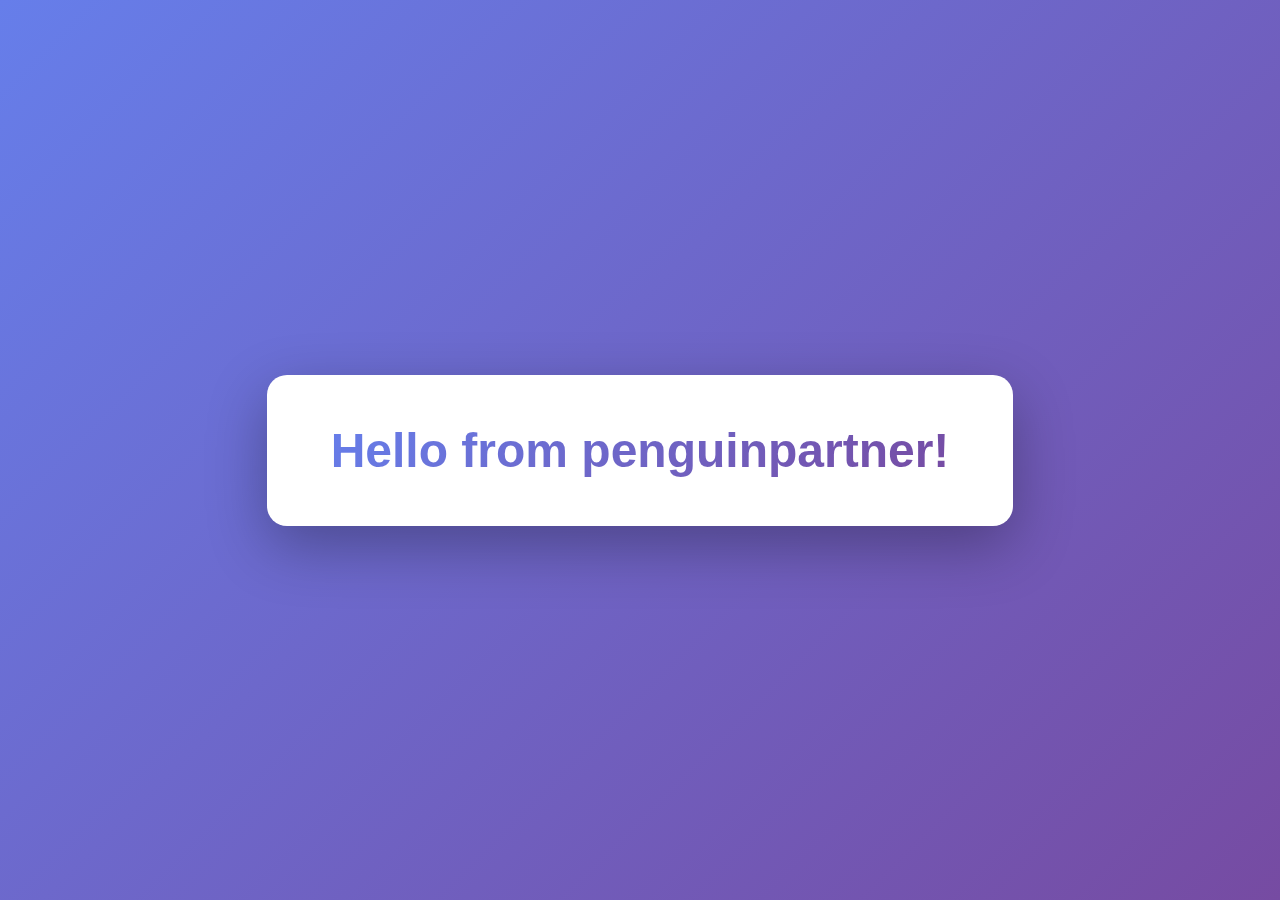
<file: Assignment-01/index.html>
<!DOCTYPE html>
<html lang="en">
<head>
    <meta charset="UTF-8">
    <meta name="viewport" content="width=device-width, initial-scale=1.0">
    <title>Assignment 01</title>
    <style>
        * {
            margin: 0;
            padding: 0;
            box-sizing: border-box;
        }

        body {
            font-family: 'Segoe UI', Tahoma, Geneva, Verdana, sans-serif;
            background: linear-gradient(135deg, #667eea 0%, #764ba2 100%);
            min-height: 100vh;
            display: flex;
            justify-content: center;
            align-items: center;
        }

        .container {
            text-align: center;
            background: white;
            padding: 3rem 4rem;
            border-radius: 20px;
            box-shadow: 0 20px 60px rgba(0, 0, 0, 0.3);
        }

        h1 {
            font-size: 3rem;
            color: #333;
            background: linear-gradient(135deg, #667eea 0%, #764ba2 100%);
            -webkit-background-clip: text;
            -webkit-text-fill-color: transparent;
            background-clip: text;
        }
    </style>
</head>
<body>
    <div class="container">
        <h1>Hello from penguinpartner!</h1>
    </div>
</body>
</html>
</file>
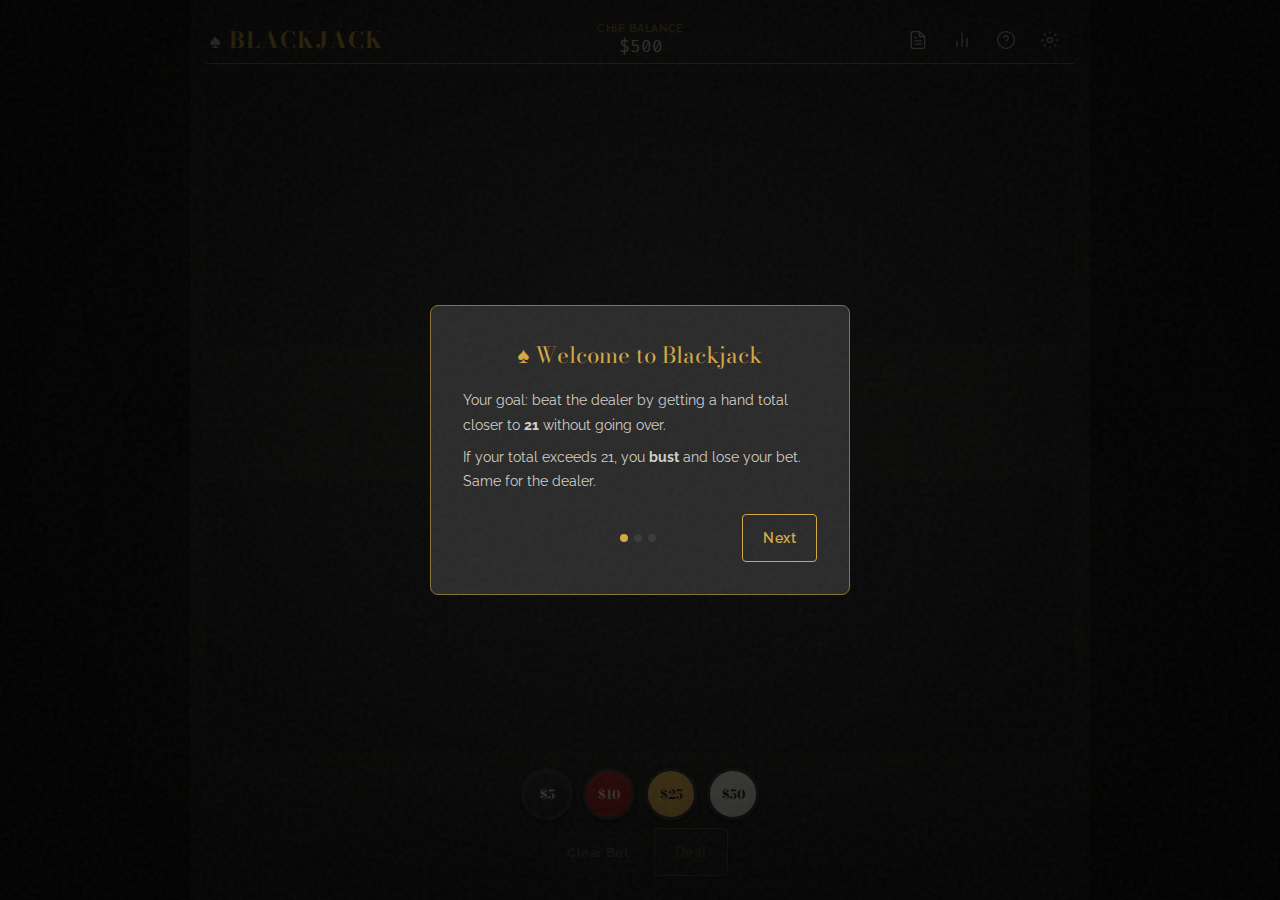
<file: blackjack/index.html>
<!DOCTYPE html>
<html lang="en">
<head>
<meta charset="UTF-8">
<meta name="viewport" content="width=device-width, initial-scale=1.0">
<title>Blackjack</title>
<link rel="preconnect" href="https://fonts.googleapis.com">
<link rel="preconnect" href="https://fonts.gstatic.com" crossorigin>
<link href="https://fonts.googleapis.com/css2?family=Bodoni+Moda:ital,wght@0,400;0,700;0,900;1,400&family=Raleway:wght@400;600&family=Fira+Code:wght@400;500&display=swap" rel="stylesheet">
<link rel="stylesheet" href="style.css">
</head>
<body>

<!-- Particle Canvas -->
<canvas id="particle-canvas"></canvas>

<!-- Responsible Gaming Banner -->
<div class="resp-banner" id="respBanner" role="status">
  You've been playing for 30 minutes. Remember, this is just for fun!
  <button onclick="document.getElementById('respBanner').classList.remove('open')">Dismiss</button>
</div>

<!-- Panel Scrim -->
<div class="panel-scrim" id="panelScrim" onclick="closeAllPanels()"></div>

<!-- History Panel -->
<div class="panel" id="historyPanel" role="dialog" aria-label="Betting History" aria-modal="true">
  <div class="panel-header">
    <span class="panel-title">Betting History</span>
    <button class="panel-close" onclick="closeAllPanels()" aria-label="Close">✕</button>
  </div>
  <div class="panel-body" id="historyBody"><div class="history-empty"><p>No rounds played yet.</p><p>Good luck at the table.</p></div></div>
  <div class="panel-footer">
    <span id="historyFooter">Session: 0 min · 0 rounds</span>
    <button class="panel-nav-btn" onclick="switchPanel('stats')">View Statistics →</button>
  </div>
</div>

<!-- Stats Panel -->
<div class="panel" id="statsPanel" role="dialog" aria-label="Session Statistics" aria-modal="true">
  <div class="panel-header">
    <span class="panel-title">Session Statistics</span>
    <button class="panel-close" onclick="closeAllPanels()" aria-label="Close">✕</button>
  </div>
  <div class="panel-body" id="statsBody"><div class="stats-empty"><p>Play a round to see your session statistics here.</p><p>Good luck at the table.</p></div></div>
  <div class="panel-footer">
    <span id="statsFooter">Session: 0 min</span>
    <button class="panel-nav-btn" onclick="switchPanel('history')">View Full History →</button>
  </div>
</div>

<!-- Help Panel -->
<div class="panel" id="helpPanel" role="dialog" aria-label="Rules Reference" aria-modal="true">
  <div class="panel-header">
    <span class="panel-title">Rules Reference</span>
    <button class="panel-close" onclick="closeAllPanels()" aria-label="Close">✕</button>
  </div>
  <div class="panel-body help-content">
    <h3>The Goal</h3>
    <p>Beat the dealer by getting a hand total closer to 21 without going over. Cards 2–10 are face value; J, Q, K = 10; Ace = 1 or 11.</p>
    <h3>Actions</h3>
    <p><span class="glossary-term">Hit</span> — Draw one more card.</p>
    <p><span class="glossary-term">Stand</span> — End your turn.</p>
    <p><span class="glossary-term">Double Down</span> — Double your bet and receive exactly one more card (initial two cards only).</p>
    <p><span class="glossary-term">Split</span> — If your first two cards are the same rank, split into two separate hands (each gets one more card).</p>
    <p><span class="glossary-term">Surrender</span> — Forfeit half your bet and end the round immediately (initial two cards only).</p>
    <h3>Special Situations</h3>
    <p><span class="glossary-term">Blackjack</span> — An Ace + a 10-value card on your first two cards. Pays 3:2.</p>
    <p><span class="glossary-term">Bust</span> — Going over 21. You lose your bet immediately.</p>
    <p><span class="glossary-term">Push</span> — A tie. Your bet is returned.</p>
    <p><span class="glossary-term">Insurance</span> — When the dealer shows an Ace, you may bet up to half your bet. Pays 2:1 if dealer has Blackjack.</p>
    <p><span class="glossary-term">Soft hand</span> — A hand where an Ace counts as 11 (e.g., A+6 = 7/17).</p>
    <h3>Dealer Rules</h3>
    <p>The dealer must hit on soft 17 and stand on hard 17 or higher.</p>
  </div>
</div>

<!-- Onboarding Overlay -->
<div class="onboarding" id="onboarding">
  <div class="onboarding-card">
    <div class="onboarding-title">♠ Welcome to Blackjack</div>
    <div class="onboarding-panel active" id="ob-panel-0">
      <p>Your goal: beat the dealer by getting a hand total closer to <strong>21</strong> without going over.</p>
      <p>If your total exceeds 21, you <strong>bust</strong> and lose your bet. Same for the dealer.</p>
    </div>
    <div class="onboarding-panel" id="ob-panel-1">
      <p><strong>Card values:</strong></p>
      <ul>
        <li>2 through 10 — face value</li>
        <li>Jack, Queen, King — 10</li>
        <li>Ace — 1 or 11, whichever helps you most</li>
      </ul>
      <p>An Ace counted as 11 gives you a <strong>soft</strong> hand.</p>
    </div>
    <div class="onboarding-panel" id="ob-panel-2">
      <p><strong>Your options each turn:</strong></p>
      <ul>
        <li><strong>Hit</strong> — Draw a card</li>
        <li><strong>Stand</strong> — End your turn</li>
        <li><strong>Double</strong> — Double bet, one card only</li>
        <li><strong>Split</strong> — Split matching cards into two hands</li>
        <li><strong>Surrender</strong> — Forfeit half your bet and exit</li>
      </ul>
    </div>
    <div class="onboarding-nav">
      <button class="btn btn-clear" id="ob-prev" onclick="obNav(-1)" style="visibility:hidden">Back</button>
      <div class="onboarding-dots">
        <div class="onboarding-dot active" data-i="0"></div>
        <div class="onboarding-dot" data-i="1"></div>
        <div class="onboarding-dot" data-i="2"></div>
      </div>
      <button class="btn btn-gold" id="ob-next" onclick="obNav(1)">Next</button>
    </div>
  </div>
</div>

<!-- Insurance Modal -->
<div class="insurance-modal" id="insuranceModal">
  <div class="insurance-box">
    <div class="insurance-title">Insurance?</div>
    <div class="insurance-desc" id="insuranceDesc">The dealer is showing an Ace. Would you like to take insurance for $<span id="insuranceAmount">0</span>? It pays 2:1 if the dealer has Blackjack.</div>
    <div class="insurance-btns">
      <button class="btn btn-gold" onclick="takeInsurance(true)">Take Insurance</button>
      <button class="btn" onclick="takeInsurance(false)">No Thanks</button>
    </div>
  </div>
</div>

<!-- Main Game Table -->
<main class="game-table" id="gameTable">

  <!-- Header -->
  <header class="header">
    <div class="game-title"><span>♠</span> BLACKJACK</div>
    <div class="header-center">
      <div class="balance-label">Chip Balance</div>
      <div class="balance-value" id="balanceDisplay" role="status" aria-live="polite">$500</div>
    </div>
    <div class="header-icons">
      <!-- History icon -->
      <button class="icon-btn" onclick="openPanel('history')" aria-label="Betting History" title="Betting History">
        <svg viewBox="0 0 24 24"><path d="M14 2H6a2 2 0 0 0-2 2v16a2 2 0 0 0 2 2h12a2 2 0 0 0 2-2V8z"/><polyline points="14 2 14 8 20 8"/><line x1="16" y1="13" x2="8" y2="13"/><line x1="16" y1="17" x2="8" y2="17"/><polyline points="10 9 9 9 8 9"/></svg>
      </button>
      <!-- Stats icon -->
      <button class="icon-btn" onclick="openPanel('stats')" aria-label="Session Statistics" title="Statistics">
        <svg viewBox="0 0 24 24"><line x1="18" y1="20" x2="18" y2="10"/><line x1="12" y1="20" x2="12" y2="4"/><line x1="6" y1="20" x2="6" y2="14"/></svg>
      </button>
      <!-- Help icon -->
      <button class="icon-btn" onclick="openPanel('help')" aria-label="Rules Reference" title="Rules">
        <svg viewBox="0 0 24 24"><circle cx="12" cy="12" r="10"/><path d="M9.09 9a3 3 0 0 1 5.83 1c0 2-3 3-3 3"/><line x1="12" y1="17" x2="12.01" y2="17"/></svg>
      </button>
      <!-- Settings icon -->
      <button class="icon-btn" onclick="toggleH17()" aria-label="Toggle H17 Rule" title="Settings: Toggle H17" id="settingsBtn">
        <svg viewBox="0 0 24 24"><circle cx="12" cy="12" r="3"/><path d="M19.07 4.93l-1.41 1.41M4.93 4.93l1.41 1.41M12 2v2M12 20v2M20 12h2M2 12h2M19.07 19.07l-1.41-1.41M4.93 19.07l1.41-1.41"/></svg>
      </button>
    </div>
  </header>

  <!-- Dealer Area -->
  <section class="dealer-area" id="dealerArea" aria-label="Dealer hand">
    <div class="area-label">Dealer</div>
    <div class="hand" id="dealerHand"></div>
    <div class="hand-total-badge hidden" id="dealerTotal" role="status"></div>
  </section>

  <!-- Status Banner -->
  <div class="status-banner" role="status" aria-live="polite">
    <div class="status-text" id="statusText">Place your bet to begin.</div>
  </div>

  <!-- Bet Zone -->
  <div class="bet-zone" id="betZone">
    <div class="chip-stack-visual" id="chipStackVisual"></div>
    <div class="bet-display">
      <div class="bet-line">BET: <span id="betDisplay" aria-live="polite">$0</span></div>
      <div class="bet-separator"></div>
      <div class="balance-line">BALANCE: <span id="betZoneBalance">$500</span></div>
    </div>
  </div>

  <!-- Player Area -->
  <section class="player-area" id="playerArea" aria-label="Player hand">
    <div class="area-label">You</div>
    <div id="playerHandsContainer">
      <div class="hand" id="playerHand"></div>
    </div>
    <div class="hand-total-badge hidden" id="playerTotal" role="status"></div>
  </section>

  <!-- Action Bar -->
  <div class="action-bar" id="actionBar">

    <!-- Betting Phase -->
    <div id="bettingControls">
      <div class="chip-row">
        <button class="chip-btn chip-5" id="chip5" onclick="placeBet(5)" title="$5 chip" aria-label="Bet $5">$5</button>
        <button class="chip-btn chip-10" id="chip10" onclick="placeBet(10)" title="$10 chip" aria-label="Bet $10">$10</button>
        <button class="chip-btn chip-25" id="chip25" onclick="placeBet(25)" title="$25 chip" aria-label="Bet $25">$25</button>
        <button class="chip-btn chip-50" id="chip50" onclick="placeBet(50)" title="$50 chip" aria-label="Bet $50">$50</button>
      </div>
      <div class="deal-row" style="margin-top:8px;">
        <button class="btn btn-clear" id="clearBetBtn" onclick="clearBet()" disabled aria-label="Clear bet">Clear Bet</button>
        <button class="btn btn-gold" id="dealBtn" onclick="deal()" disabled aria-label="Deal cards">Deal</button>
      </div>
    </div>

    <!-- Player Turn Phase -->
    <div id="playerControls" class="hidden">
      <div class="btn-row">
        <div class="tooltip-container">
          <button class="btn" id="hitBtn" onclick="playerHit()" aria-label="Hit">Hit</button>
        </div>
        <div class="tooltip-container">
          <button class="btn" id="standBtn" onclick="playerStand()" aria-label="Stand">Stand</button>
        </div>
        <div class="tooltip-container">
          <button class="btn" id="doubleBtn" onclick="playerDouble()" aria-label="Double Down" aria-disabled="false">Double</button>
          <span class="tooltip" id="doubleTip">Double your bet and receive exactly one more card.</span>
        </div>
        <div class="tooltip-container">
          <button class="btn" id="splitBtn" onclick="playerSplit()" aria-label="Split" aria-disabled="false">Split</button>
          <span class="tooltip" id="splitTip">Split matching cards into two hands.</span>
        </div>
        <div class="tooltip-container">
          <button class="btn btn-danger" id="surrenderBtn" onclick="playerSurrender()" aria-label="Surrender" aria-disabled="false">Surrender</button>
          <span class="tooltip" id="surrenderTip">Forfeit half your bet and end the round.</span>
        </div>
      </div>
    </div>

    <!-- Settlement Phase -->
    <div id="settlementControls" class="hidden">
      <button class="btn btn-gold" id="dealAgainBtn" onclick="dealAgain()" aria-label="Deal again">Deal Again</button>
    </div>

    <!-- Dealer Turn (status only) -->
    <div id="dealerTurnStatus" class="hidden">
      <div class="status-text" id="dealerStatusText">Dealer reveals<span class="status-dots"></span></div>
    </div>

  </div>
</main>

<script src="game.js"></script>
</body>
</html>
</file>
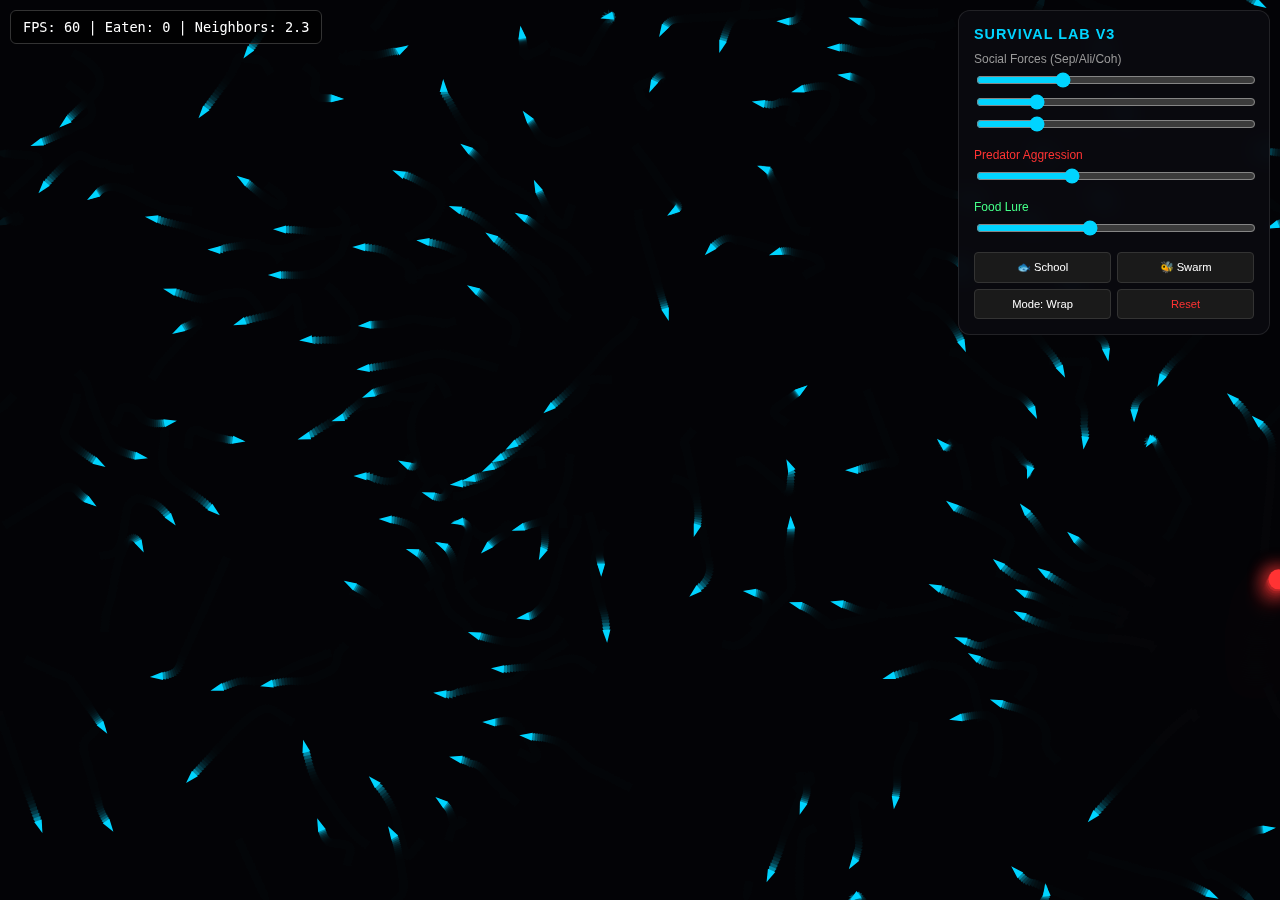
<file: boid-project/index.html>
<!DOCTYPE html>
<html lang="en">
<head>
    <meta charset="UTF-8">
    <meta name="viewport" content="width=device-width, initial-scale=1.0">
    <title>Boid Survival Lab</title>
    <style>
        :root { --panel-bg: rgba(10, 10, 15, 0.9); --accent: #00d4ff; --predator: #ff3333; --food: #44ff88; }
        body, html { margin: 0; padding: 0; overflow: hidden; background: #050508; font-family: 'Segoe UI', sans-serif; color: white; }
        canvas { display: block; }
        #ui-layer { position: absolute; top: 10px; right: 10px; width: 280px; background: var(--panel-bg);
                    padding: 15px; border-radius: 12px; backdrop-filter: blur(10px); border: 1px solid rgba(255,255,255,0.1); }
        .control-group { margin-bottom: 12px; }
        label { display: flex; justify-content: space-between; font-size: 0.75rem; margin-bottom: 4px; color: #999; }
        input[type=range] { width: 100%; cursor: pointer; accent-color: var(--accent); }
        .stats { position: absolute; top: 10px; left: 10px; font-family: monospace; font-size: 0.85rem; background: rgba(0,0,0,0.6); padding: 8px 12px; border-radius: 6px; border: 1px solid #333; }
        .btn-row { display: grid; grid-template-columns: 1fr 1fr; gap: 6px; margin-top: 8px; }
        button { background: #1a1a1a; border: 1px solid #333; color: white; padding: 8px; border-radius: 4px; cursor: pointer; font-size: 0.7rem; transition: 0.2s; }
        button:hover { border-color: var(--accent); background: #222; }
        h3 { margin: 0 0 10px 0; font-size: 0.9rem; letter-spacing: 1px; text-transform: uppercase; color: var(--accent); }
    </style>
</head>
<body>
    <div class="stats" id="readouts">Loading Ecosystem...</div>
    <aside id="ui-layer">
        <h3>Survival Lab v3</h3>
        <div class="control-group">
            <label>Social Forces (Sep/Ali/Coh)</label>
            <input type="range" id="sepRange" min="0" max="5" step="0.1" value="1.5">
            <input type="range" id="aliRange" min="0" max="5" step="0.1" value="1.0">
            <input type="range" id="cohRange" min="0" max="5" step="0.1" value="1.0">
        </div>
        <div class="control-group">
            <label style="color:var(--predator)">Predator Aggression</label>
            <input type="range" id="fearRange" min="0" max="15" step="0.5" value="5.0">
        </div>
        <div class="control-group">
            <label style="color:var(--food)">Food Lure</label>
            <input type="range" id="attrRange" min="0" max="5" step="0.1" value="2.0">
        </div>
        <div class="btn-row">
            <button onclick="setPreset('school')">🐟 School</button>
            <button onclick="setPreset('swarm')">🐝 Swarm</button>
            <button onclick="toggleBoundaries()" id="boundBtn">Mode: Wrap</button>
            <button onclick="resetSim()" style="color:var(--predator)">Reset</button>
        </div>
    </aside>
    <canvas id="canvas"></canvas>
    <script>
        const canvas = document.getElementById('canvas');
        const ctx = canvas.getContext('2d');
        const readouts = document.getElementById('readouts');
        let boids = [], predator, food = { x: 0, y: 0, active: false }, eatenCount = 0, isPaused = false, boundaryMode = 'wrap', lastTime = performance.now();
        const cfg = { sep: 1.5, ali: 1.0, coh: 1.0, fear: 5.0, attr: 2.0, rad: 70, spd: 3.5, count: 150 };

        class Vector {
            constructor(x, y) { this.x = x; this.y = y; }
            add(v) { this.x += v.x; this.y += v.y; return this; }
            sub(v) { this.x -= v.x; this.y -= v.y; return this; }
            mult(n) { this.x *= n; this.y *= n; return this; }
            div(n) { this.x /= n; this.y /= n; return this; }
            mag() { return Math.sqrt(this.x*this.x + this.y*this.y); }
            setMag(n) { let m = this.mag(); if(m > 0) this.div(m).mult(n); return this; }
            limit(n) { if(this.mag() > n) this.setMag(n); return this; }
            static dist(v1, v2) { return Math.sqrt((v1.x-v2.x)**2 + (v1.y-v2.y)**2); }
        }

        class Predator {
            constructor() { this.respawn(); }
            respawn() {
                this.pos = new Vector(Math.random()*canvas.width, Math.random()*canvas.height);
                this.vel = new Vector(Math.random()*2-1, Math.random()*2-1).setMag(2.5);
            }
            update() {
                this.vel.add(new Vector(Math.random()*0.6-0.3, Math.random()*0.6-0.3)).limit(2.8);
                this.pos.add(this.vel);
                if (this.pos.x > canvas.width) this.pos.x = 0; if (this.pos.x < 0) this.pos.x = canvas.width;
                if (this.pos.y > canvas.height) this.pos.y = 0; if (this.pos.y < 0) this.pos.y = canvas.height;
            }
            draw() {
                ctx.fillStyle = '#ff3333'; ctx.shadowBlur = 20; ctx.shadowColor = '#ff3333';
                ctx.beginPath(); ctx.arc(this.pos.x, this.pos.y, 10, 0, Math.PI*2); ctx.fill(); ctx.shadowBlur = 0;
            }
        }

        class Boid {
            constructor() { this.init(); }
            init() {
                this.pos = new Vector(Math.random()*canvas.width, Math.random()*canvas.height);
                this.vel = new Vector(Math.random()*2-1, Math.random()*2-1).setMag(cfg.spd);
                this.acc = new Vector(0, 0);
                this.color = '#00d4ff';
            }
            applyBehaviors(others) {
                let sep = new Vector(0, 0), ali = new Vector(0, 0), coh = new Vector(0, 0), total = 0;
                for (let other of others) {
                    let d = Vector.dist(this.pos, other.pos);
                    if (other !== this && d < cfg.rad) {
                        sep.add(new Vector(this.pos.x, this.pos.y).sub(other.pos).div(d || 1));
                        ali.add(other.vel); coh.add(other.pos); total++;
                    }
                }
                if (total > 0) {
                    sep.div(total).setMag(cfg.spd).sub(this.vel).limit(0.2);
                    ali.div(total).setMag(cfg.spd).sub(this.vel).limit(0.2);
                    coh.div(total).sub(this.pos).setMag(cfg.spd).sub(this.vel).limit(0.2);
                }
                let dPred = Vector.dist(this.pos, predator.pos);
                if (dPred < 15) { eatenCount++; this.init(); return 0; }
                let fearFactor = Math.max(0, 1 - (dPred / 150));
                this.color = `rgb(${Math.floor(fearFactor * 255)}, ${Math.floor((1 - fearFactor) * 212)}, 255)`;
                if (dPred < 150) {
                    let flee = new Vector(this.pos.x, this.pos.y).sub(predator.pos).setMag(cfg.spd*1.5).sub(this.vel).limit(0.5);
                    this.acc.add(flee.mult(cfg.fear));
                }
                if (food.active) {
                    let foodVec = new Vector(food.x, food.y);
                    if (Vector.dist(this.pos, foodVec) < 300) {
                        let seek = foodVec.sub(this.pos).setMag(cfg.spd).sub(this.vel).limit(0.1);
                        this.acc.add(seek.mult(cfg.attr));
                    }
                }
                this.acc.add(sep.mult(cfg.sep)); this.acc.add(ali.mult(cfg.ali)); this.acc.add(coh.mult(cfg.coh));
                return total;
            }
            update() {
                this.pos.add(this.vel); this.vel.add(this.acc).limit(cfg.spd); this.acc.mult(0);
                if (boundaryMode === 'wrap') {
                    if (this.pos.x > canvas.width) this.pos.x = 0; else if (this.pos.x < 0) this.pos.x = canvas.width;
                    if (this.pos.y > canvas.height) this.pos.y = 0; else if (this.pos.y < 0) this.pos.y = canvas.height;
                } else {
                    const m = 50, t = 0.5;
                    if (this.pos.x < m) this.vel.x += t; if (this.pos.x > canvas.width - m) this.vel.x -= t;
                    if (this.pos.y < m) this.vel.y += t; if (this.pos.y > canvas.height - m) this.vel.y -= t;
                }
            }
            draw() {
                let angle = Math.atan2(this.vel.y, this.vel.x);
                ctx.save(); ctx.translate(this.pos.x, this.pos.y); ctx.rotate(angle);
                ctx.beginPath(); ctx.moveTo(8, 0); ctx.lineTo(-5, 4); ctx.lineTo(-5, -4); ctx.closePath();
                ctx.fillStyle = this.color; ctx.fill(); ctx.restore();
            }
        }

        function init() {
            canvas.width = window.innerWidth; canvas.height = window.innerHeight;
            predator = new Predator(); boids = Array.from({length: cfg.count}, () => new Boid());
            loop(performance.now());
        }

        function loop(timestamp) {
            if (!isPaused) {
                ctx.fillStyle = "rgba(5, 5, 8, 0.35)"; ctx.fillRect(0, 0, canvas.width, canvas.height);
                if(food.active) { ctx.fillStyle = '#44ff88'; ctx.beginPath(); ctx.arc(food.x, food.y, 5, 0, Math.PI*2); ctx.fill(); }
                predator.update(); predator.draw();
                let nSum = 0; boids.forEach(b => { nSum += b.applyBehaviors(boids); b.update(); b.draw(); });
                let fps = Math.round(1000 / (timestamp - lastTime));
                readouts.innerText = `FPS: ${fps} | Eaten: ${eatenCount} | Neighbors: ${(nSum/cfg.count).toFixed(1)}`;
                lastTime = timestamp;
            }
            requestAnimationFrame(loop);
        }

        ['sep', 'ali', 'coh', 'fear', 'attr'].forEach(id => {
            document.getElementById(id+'Range').oninput = (e) => cfg[id] = parseFloat(e.target.value);
        });
        function setPreset(t) {
            if(t==='school') { cfg.sep=1.2; cfg.ali=4.0; cfg.coh=1.5; }
            if(t==='swarm') { cfg.sep=4.0; cfg.ali=0.2; cfg.coh=0.1; }
            ['sep','ali','coh'].forEach(id => document.getElementById(id+'Range').value = cfg[id]);
        }
        canvas.onmousedown = (e) => { food.x = e.clientX; food.y = e.clientY; food.active = true; };
        function toggleBoundaries() { boundaryMode = boundaryMode === 'wrap' ? 'bounce' : 'wrap'; document.getElementById('boundBtn').innerText = `Mode: ${boundaryMode.toUpperCase()}`; }
        function resetSim() { eatenCount = 0; predator.respawn(); boids.forEach(b => b.init()); }
        window.onresize = () => { canvas.width = window.innerWidth; canvas.height = window.innerHeight; };
        init();
    </script>
</body>
</html>
</file>
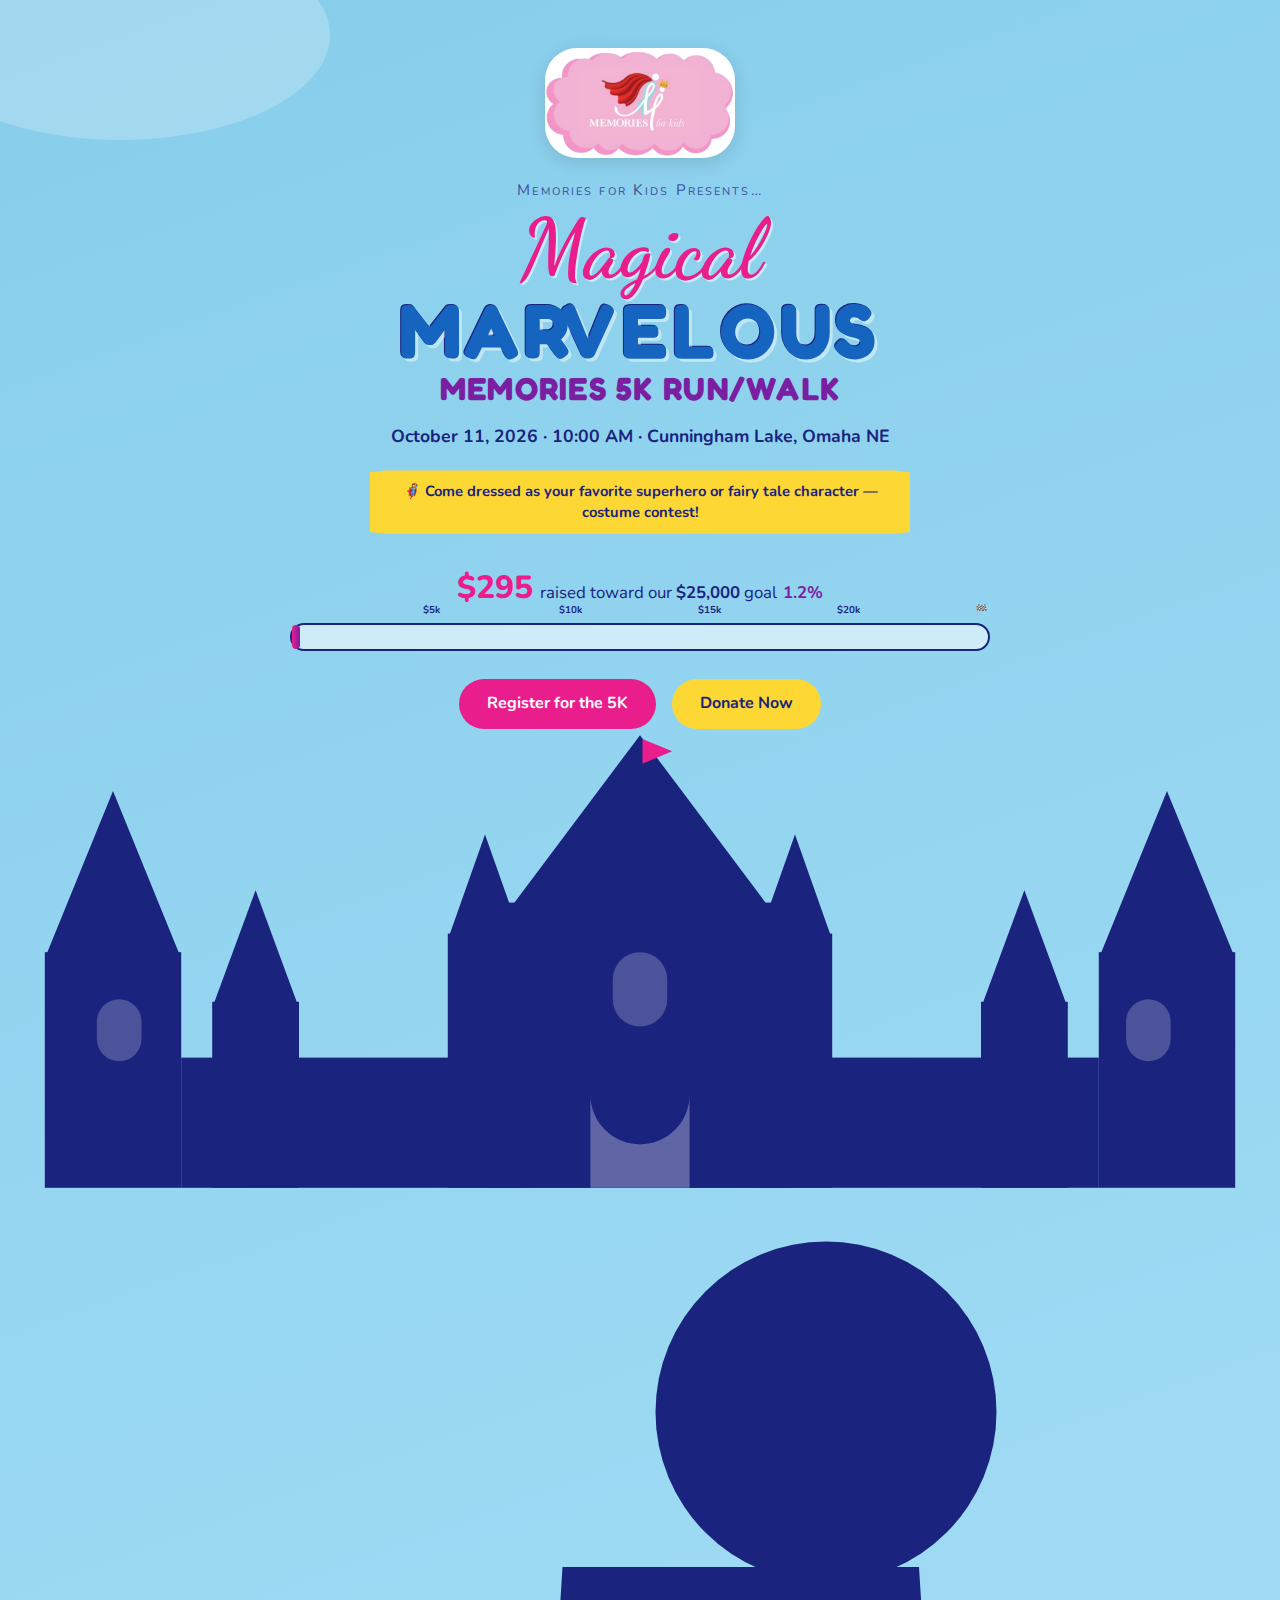
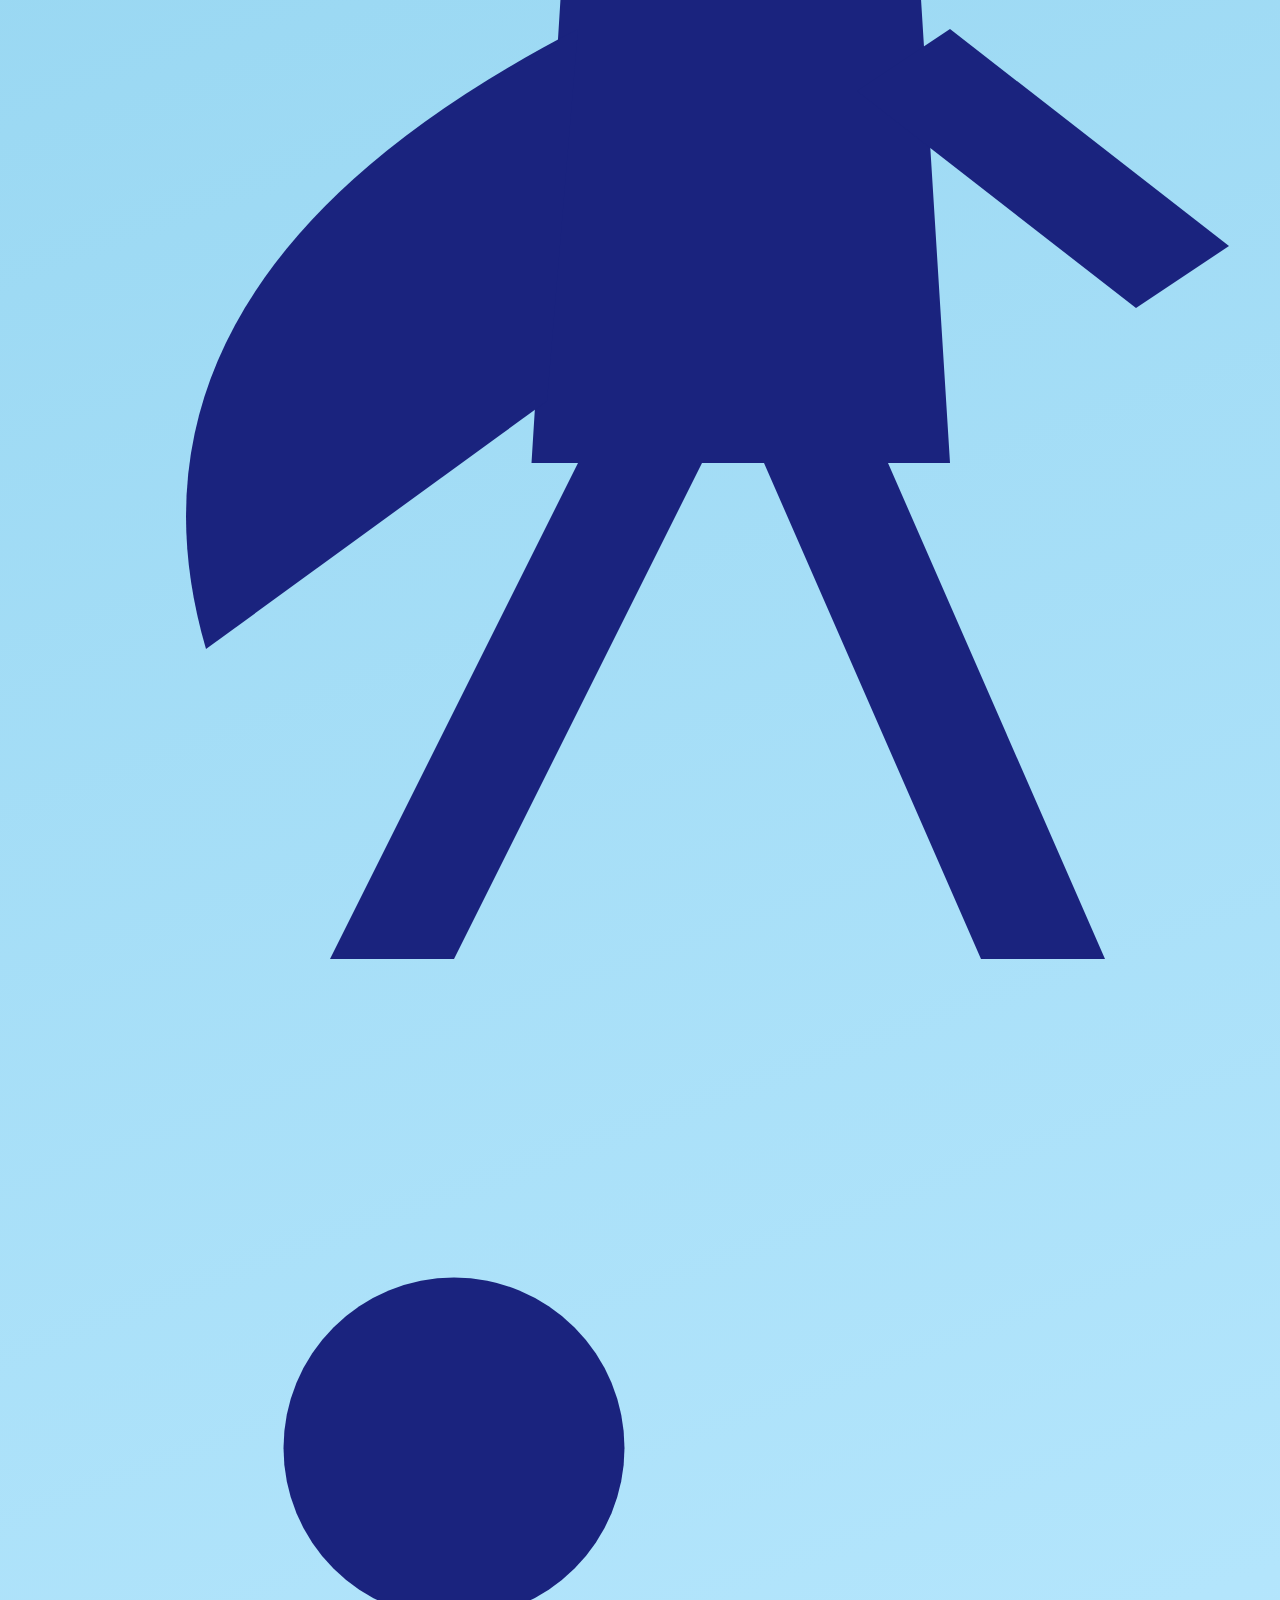
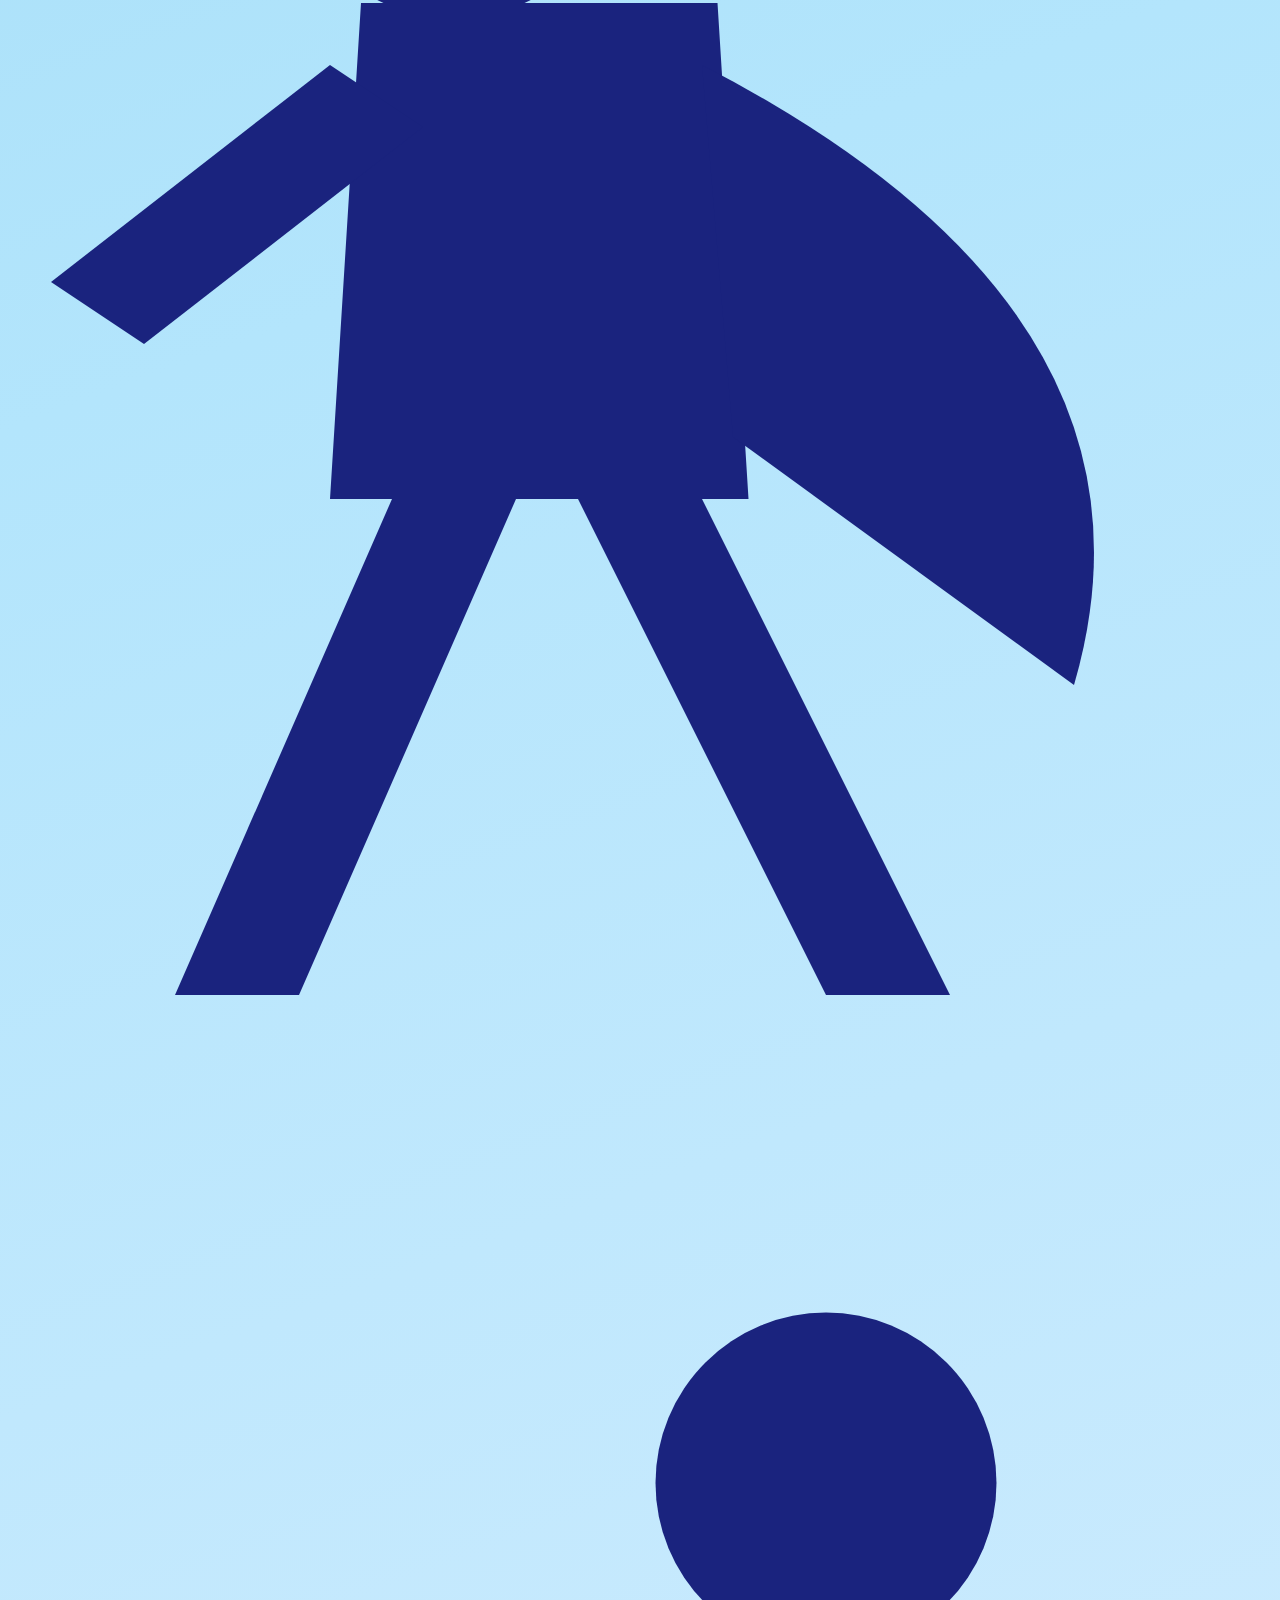
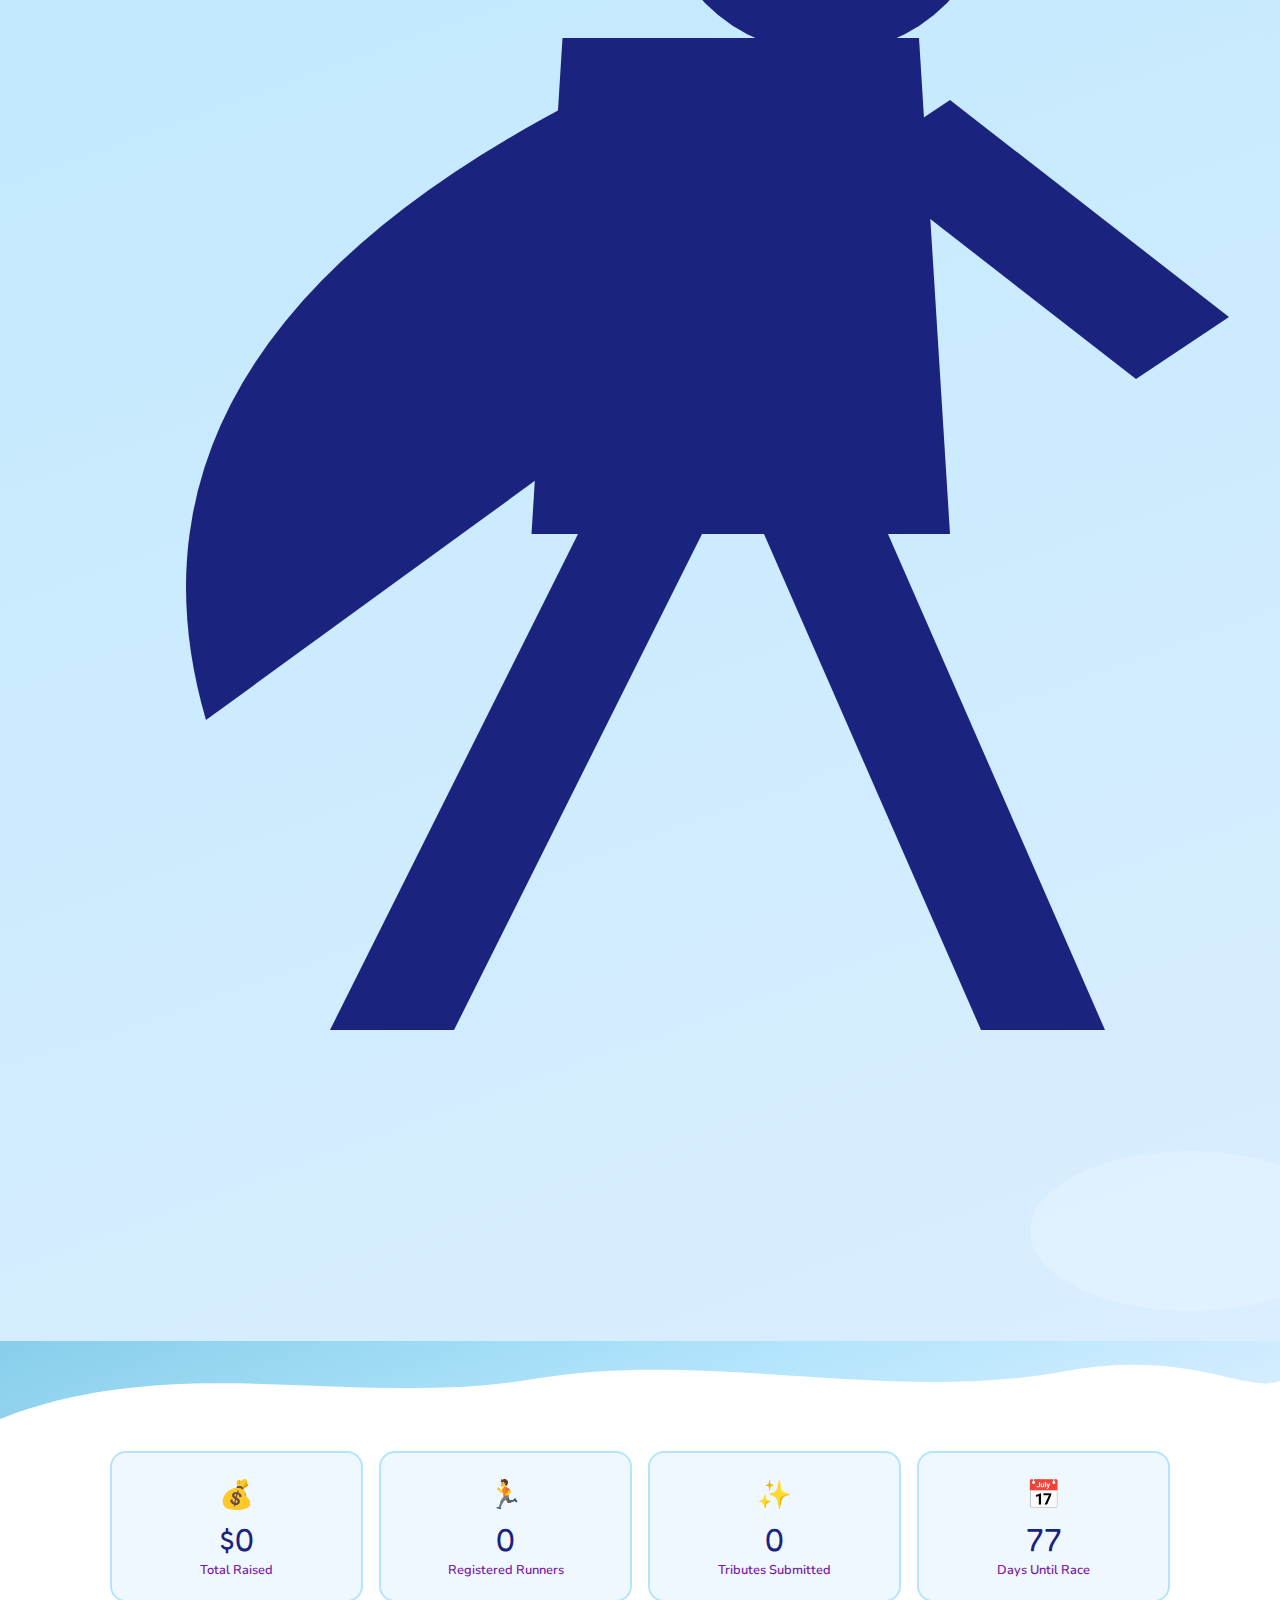
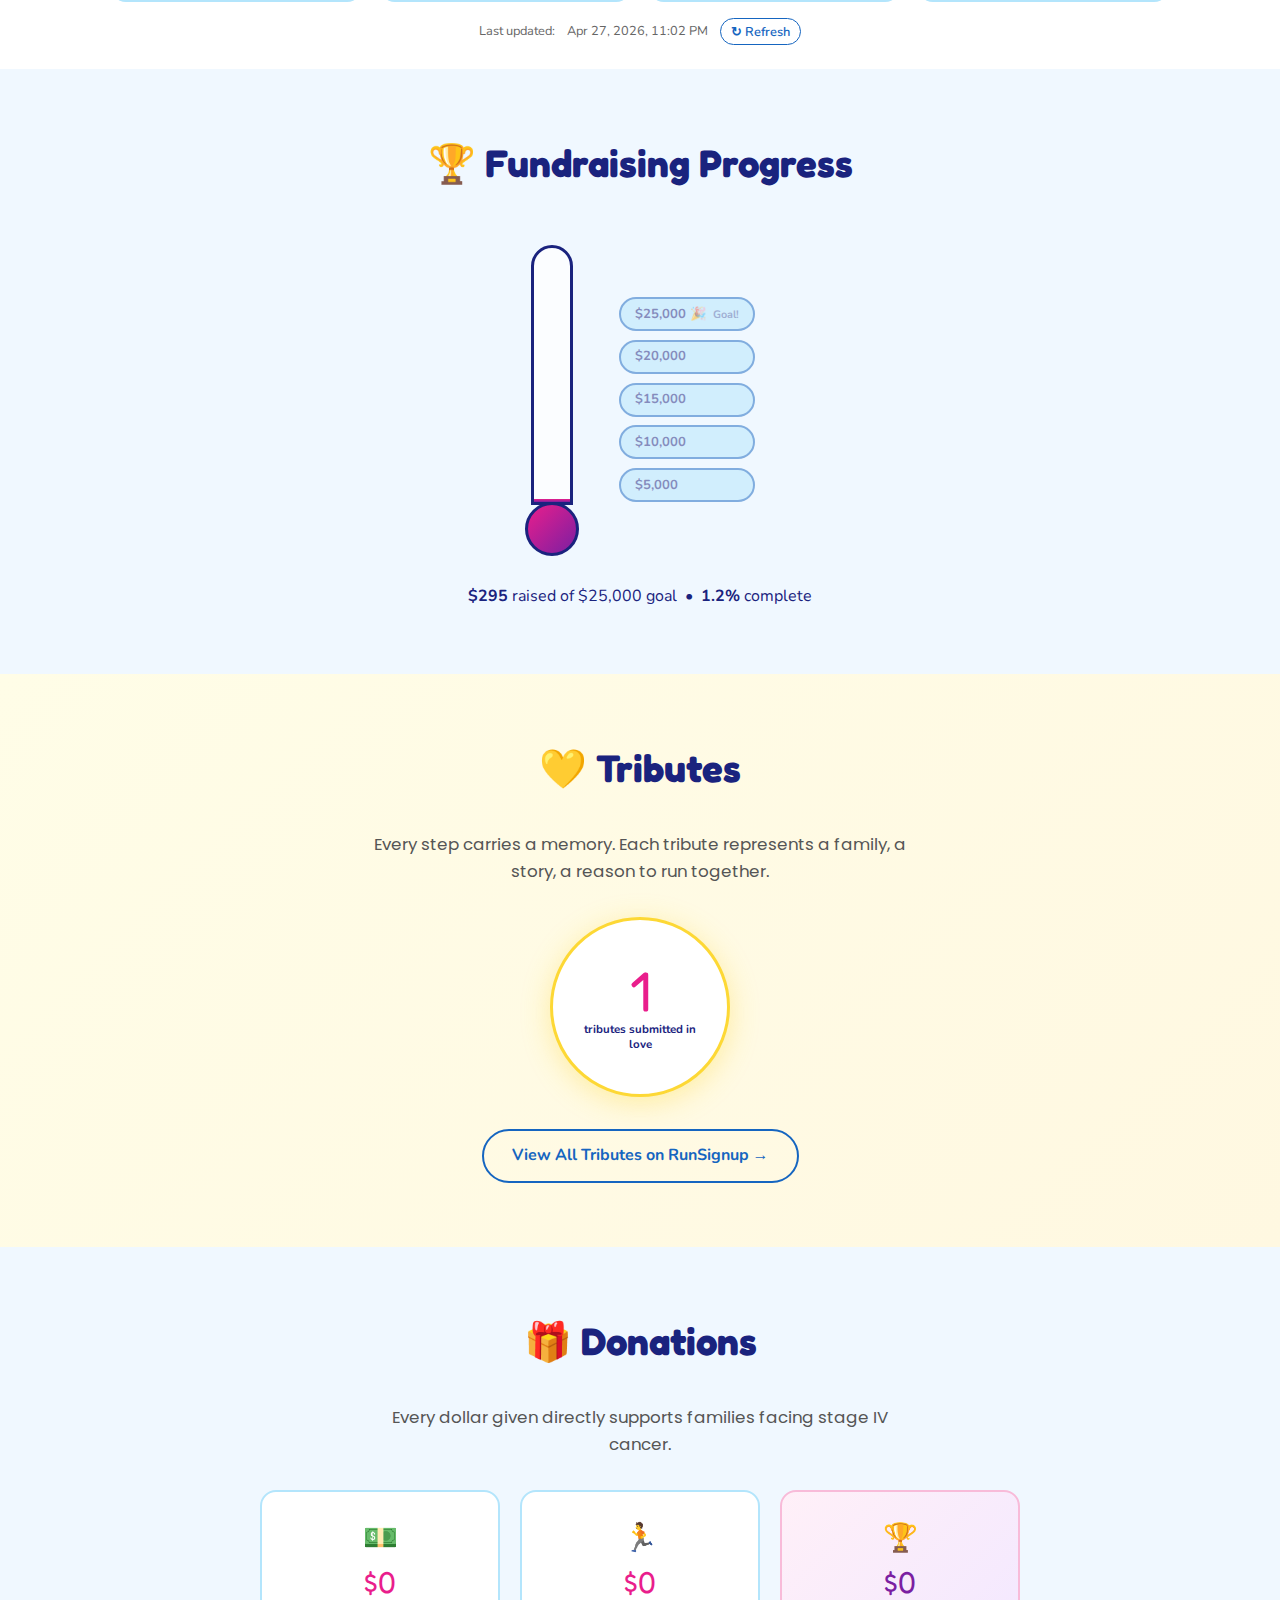
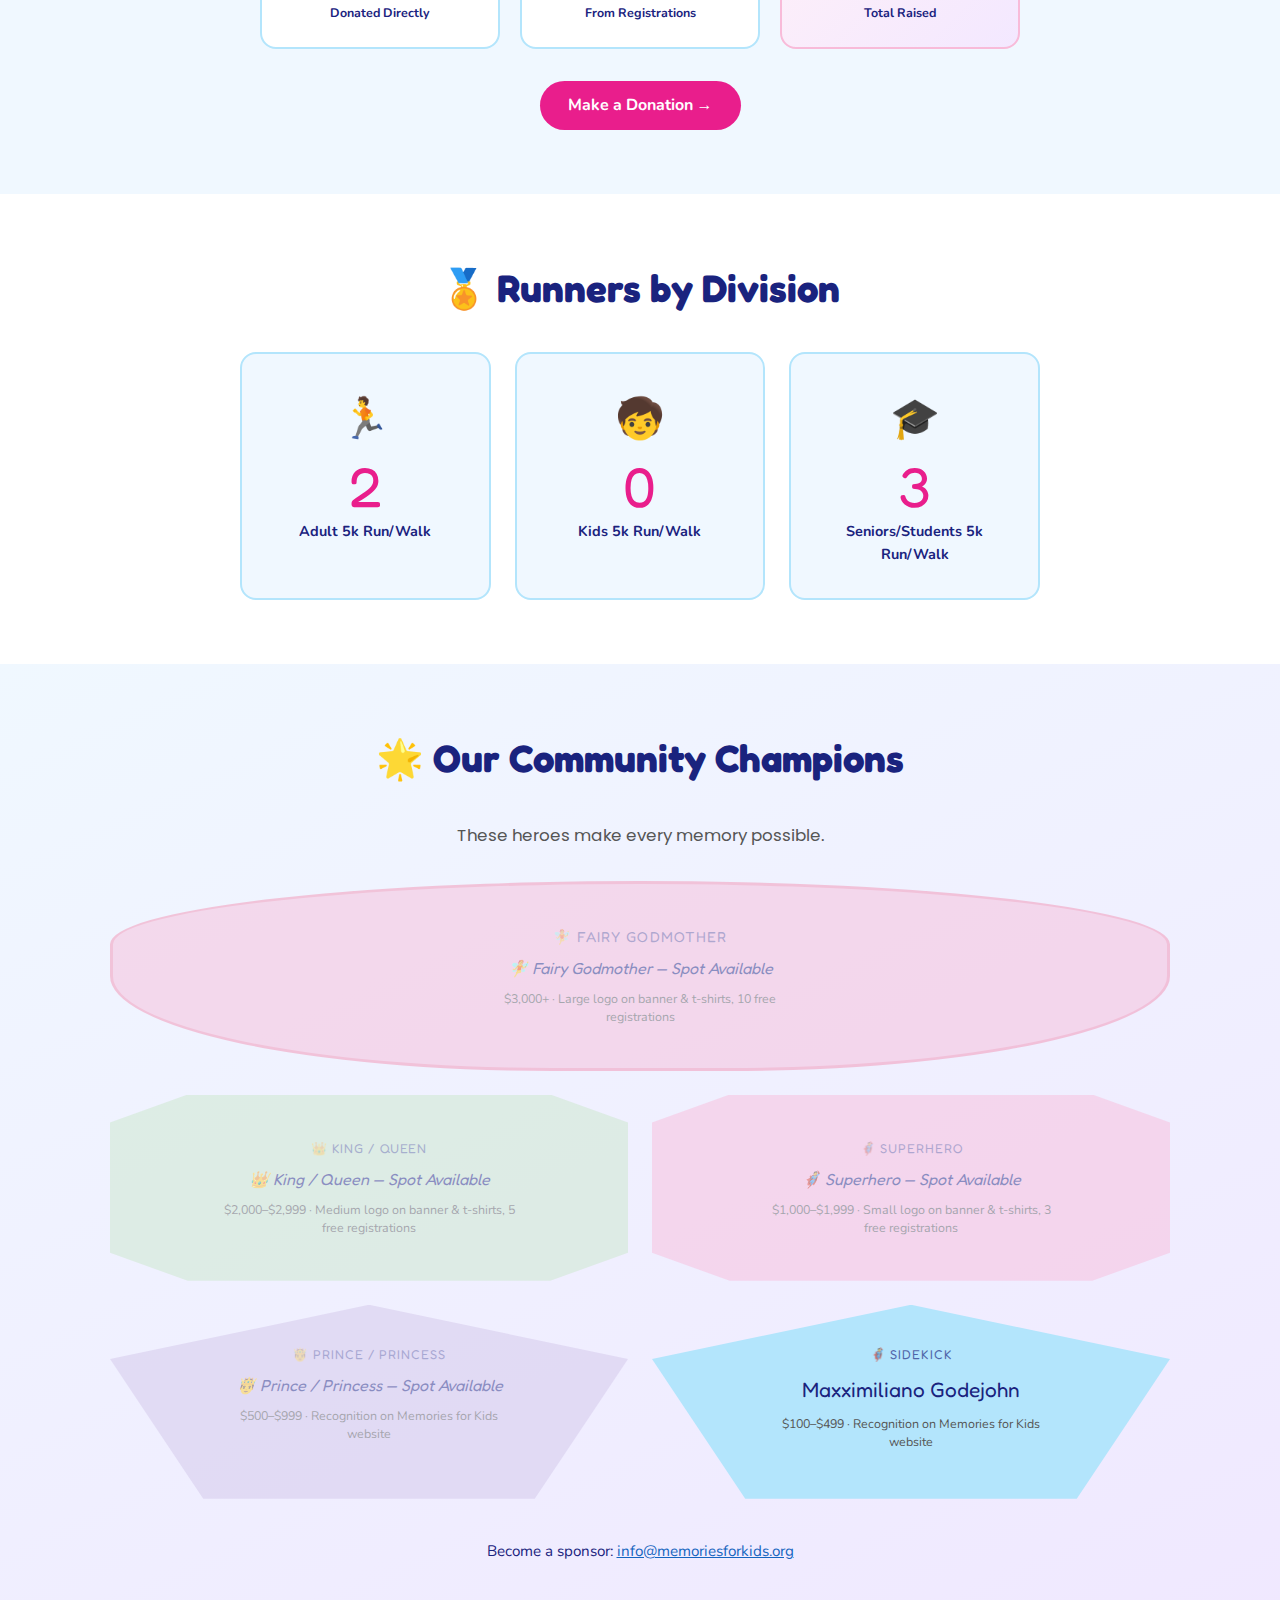
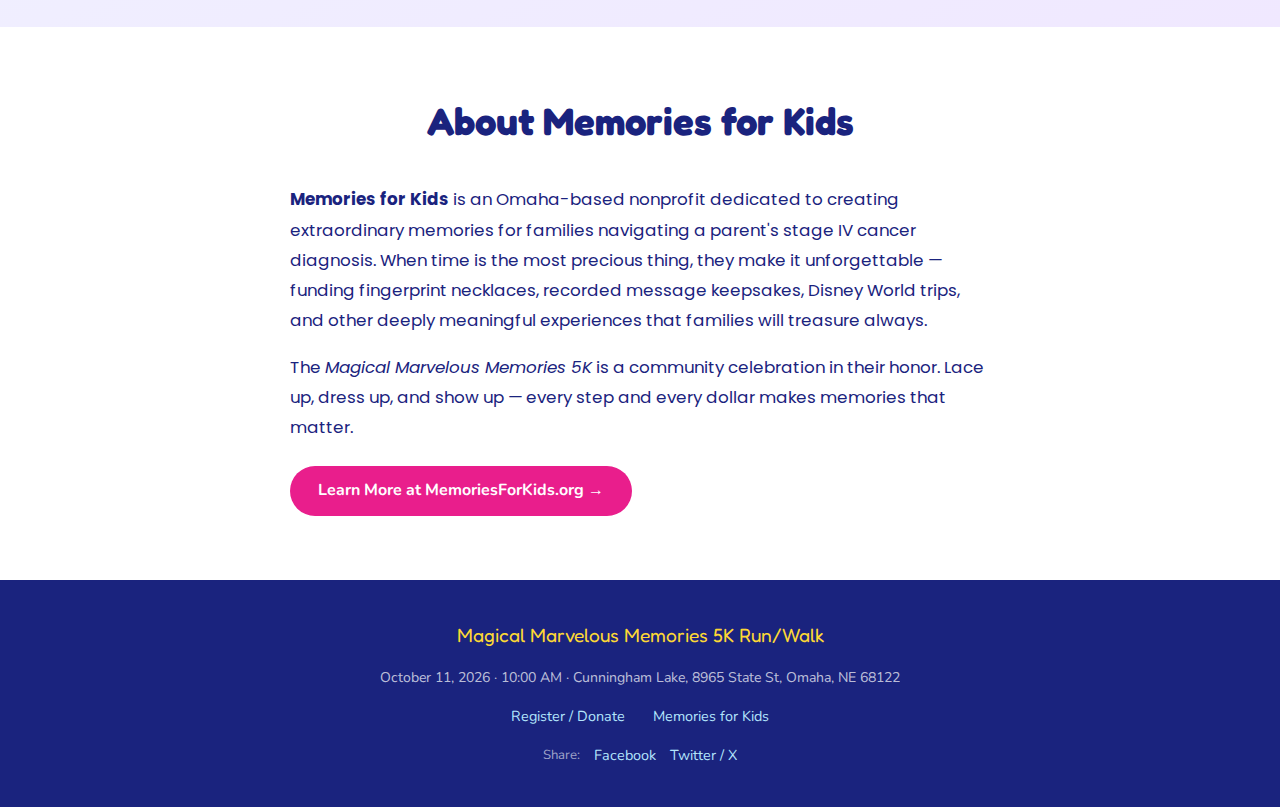
<file: community-action-project/index.html>
<!DOCTYPE html>
<html lang="en">
<head>
  <meta charset="UTF-8">
  <meta name="viewport" content="width=device-width, initial-scale=1.0">
  <meta name="description" content="Track live fundraising progress for the Magical Marvelous Memories 5K benefiting Memories for Kids — October 11, 2026 at Cunningham Lake, Omaha NE.">
  <title>Magical Marvelous Memories 5K — Fundraising Dashboard</title>
  <link rel="preconnect" href="https://fonts.googleapis.com">
  <link rel="preconnect" href="https://fonts.gstatic.com" crossorigin>
  <link href="https://fonts.googleapis.com/css2?family=Dancing+Script:wght@700&family=Fredoka+One&family=Nunito:wght@400;600;700;800&family=Poppins:wght@400;600&display=swap" rel="stylesheet">
  <link rel="stylesheet" href="styles.css">
</head>
<body>

  <noscript>
    <div class="noscript-banner" role="alert">
      JavaScript is required to display live fundraising data. Please enable JavaScript or visit
      <a href="https://runsignup.com/Race/204626">runsignup.com</a> for current information.
    </div>
  </noscript>

  <!-- ── HERO ──────────────────────────────────────────────────────── -->
  <header class="hero" id="top">

    <!-- Drifting clouds (clipped to hero by overflow:hidden) -->
    <div class="scene-bg" aria-hidden="true">
      <div class="cloud cloud--1"></div>
      <div class="cloud cloud--2"></div>
      <div class="cloud cloud--3"></div>
      <div class="cloud cloud--4"></div>
      <div class="cloud cloud--5"></div>
    </div>

    <div class="hero__inner">
      <div class="hero__logo-wrap">
        <img
          src="images/cloud-logo.png"
          alt="Memories for Kids"
          class="hero__logo"
          onerror="this.style.display='none'"
        >
      </div>

      <div class="hero__content">
        <p class="hero__presents">Memories for Kids Presents&hellip;</p>

        <h1 class="hero__title">
          <span class="hero__magical">Magical</span>
          <span class="hero__marvelous">MARVELOUS</span>
          <span class="hero__memories">MEMORIES 5K RUN/WALK</span>
        </h1>

        <p class="hero__event-details">
          October&nbsp;11,&nbsp;2026 &middot; 10:00&nbsp;AM &middot; Cunningham&nbsp;Lake,&nbsp;Omaha&nbsp;NE
        </p>

        <div class="hero__badge" role="note">
          🦸 Come dressed as your favorite superhero or fairy tale character &mdash; costume contest!
        </div>

        <div class="hero__progress-wrap">
          <div class="hero__progress-labels">
            <span id="hero-raised" class="hero__raised">Loading&hellip;</span>
            <span>raised toward our <strong>$25,000</strong> goal</span>
            <span id="hero-pct" class="hero__pct"></span>
          </div>
          <div
            class="hero__track"
            role="progressbar"
            aria-valuenow="0"
            aria-valuemin="0"
            aria-valuemax="100"
            aria-label="Fundraising progress toward $25,000 goal"
            id="hero-track"
          >
            <div class="hero__fill" id="hero-fill"></div>
            <div class="hero__milestones" aria-hidden="true">
              <span class="hero__ms" style="left:20%">$5k</span>
              <span class="hero__ms" style="left:40%">$10k</span>
              <span class="hero__ms" style="left:60%">$15k</span>
              <span class="hero__ms" style="left:80%">$20k</span>
              <span class="hero__ms" style="left:99%">🏁</span>
            </div>
          </div>
        </div>

        <div class="hero__ctas">
          <!-- Update the URLs below with the live RunSignup event URL once confirmed -->
          <a href="https://runsignup.com/Race/204626" class="btn btn--primary" target="_blank" rel="noopener noreferrer">
            Register for the 5K
          </a>
          <a href="https://runsignup.com/Race/204626/Donate" class="btn btn--secondary" target="_blank" rel="noopener noreferrer">
            Donate Now
          </a>
        </div>
      </div>
    </div>

    <!-- ── HERO SCENERY: castle silhouette + running heroes ──────── -->
    <div class="hero__scenery" aria-hidden="true">
      <svg class="hero__castle" viewBox="0 -70 1000 370" preserveAspectRatio="xMidYMax meet" xmlns="http://www.w3.org/2000/svg">
        <!-- Far left tower -->
        <rect x="20"  y="110" width="110" height="190" fill="currentColor"/>
        <polygon points="20,115 75,-20 130,115"         fill="currentColor"/>
        <!-- Inner left tower -->
        <rect x="155" y="150" width="70"  height="150" fill="currentColor"/>
        <polygon points="155,155 190,60 225,155"        fill="currentColor"/>
        <!-- Center tower: main body + two flanking turrets -->
        <rect x="380" y="70"  width="240" height="230" fill="currentColor"/>
        <rect x="345" y="95"  width="60"  height="205" fill="currentColor"/>
        <rect x="595" y="95"  width="60"  height="205" fill="currentColor"/>
        <!-- Center spires: tall central + two flanking -->
        <polygon points="395,75 500,-65 605,75"         fill="currentColor"/>
        <polygon points="345,100 375,15 405,100"        fill="currentColor"/>
        <polygon points="595,100 625,15 655,100"        fill="currentColor"/>
        <!-- Inner right tower -->
        <rect x="775" y="150" width="70"  height="150" fill="currentColor"/>
        <polygon points="775,155 810,60 845,155"        fill="currentColor"/>
        <!-- Far right tower -->
        <rect x="870" y="110" width="110" height="190" fill="currentColor"/>
        <polygon points="870,115 925,-20 980,115"       fill="currentColor"/>
        <!-- Connecting wall -->
        <rect x="130" y="195" width="740" height="105" fill="currentColor"/>
        <!-- Arched gate -->
        <path d="M 460,300 L 460,225 A 40,40 0 0 0 540,225 L 540,300 Z" fill="rgba(255,255,255,0.3)"/>
        <!-- Tower windows -->
        <rect x="62"  y="148" width="36" height="50" rx="18" fill="rgba(255,255,255,0.22)"/>
        <rect x="892" y="148" width="36" height="50" rx="18" fill="rgba(255,255,255,0.22)"/>
        <rect x="478" y="110" width="44" height="60" rx="22" fill="rgba(255,255,255,0.22)"/>
        <!-- Flag on central spire -->
        <rect x="498" y="-62" width="4"  height="18"         fill="currentColor"/>
        <polygon points="502,-62 526,-52 502,-42"             fill="#E91E8C"/>
      </svg>
      <!-- Superhero running figures -->
      <svg class="hero__runner hero__runner--1" viewBox="0 0 80 105" xmlns="http://www.w3.org/2000/svg">
        <g fill="currentColor">
          <circle cx="52" cy="14" r="11"/>
          <path d="M 35,24 L 58,24 L 60,56 L 33,56 Z"/>
          <path d="M 36,28 Q 5,44 12,68 L 34,52 Z"/>
          <path d="M 48,56 L 56,56 L 70,88 L 62,88 Z"/>
          <path d="M 36,56 L 44,56 L 28,88 L 20,88 Z"/>
          <path d="M 54,32 L 60,28 L 78,42 L 72,46 Z"/>
        </g>
      </svg>
      <svg class="hero__runner hero__runner--2" viewBox="0 0 80 105" xmlns="http://www.w3.org/2000/svg">
        <g fill="currentColor" transform="scale(-1,1) translate(-80,0)">
          <circle cx="52" cy="14" r="11"/>
          <path d="M 35,24 L 58,24 L 60,56 L 33,56 Z"/>
          <path d="M 36,28 Q 5,44 12,68 L 34,52 Z"/>
          <path d="M 48,56 L 56,56 L 70,88 L 62,88 Z"/>
          <path d="M 36,56 L 44,56 L 28,88 L 20,88 Z"/>
          <path d="M 54,32 L 60,28 L 78,42 L 72,46 Z"/>
        </g>
      </svg>
      <svg class="hero__runner hero__runner--3" viewBox="0 0 80 105" xmlns="http://www.w3.org/2000/svg">
        <g fill="currentColor">
          <circle cx="52" cy="14" r="11"/>
          <path d="M 35,24 L 58,24 L 60,56 L 33,56 Z"/>
          <path d="M 36,28 Q 5,44 12,68 L 34,52 Z"/>
          <path d="M 48,56 L 56,56 L 70,88 L 62,88 Z"/>
          <path d="M 36,56 L 44,56 L 28,88 L 20,88 Z"/>
          <path d="M 54,32 L 60,28 L 78,42 L 72,46 Z"/>
        </g>
      </svg>
    </div>
  </header>

  <!-- ── CLOUD DIVIDER ─────────────────────────────────────────────── -->
  <div class="cloud-divider" aria-hidden="true">
    <svg viewBox="0 0 1440 80" preserveAspectRatio="none" xmlns="http://www.w3.org/2000/svg">
      <path d="M0,80 C200,10 400,70 600,40 C800,10 1000,65 1200,32 C1340,10 1400,55 1440,42 L1440,80 Z" fill="#ffffff"/>
    </svg>
  </div>

  <main id="main-content">

    <!-- ── LIVE STATS BAR ──────────────────────────────────────────── -->
    <section class="stats-bar" aria-label="Live fundraising statistics">
      <div class="container">
        <div class="stats-bar__grid">
          <article class="stat-card">
            <span class="stat-card__icon" aria-hidden="true">💰</span>
            <span class="stat-card__value" id="stat-raised">$0</span>
            <span class="stat-card__label">Total Raised</span>
          </article>
          <article class="stat-card">
            <span class="stat-card__icon" aria-hidden="true">🏃</span>
            <span class="stat-card__value" id="stat-runners">0</span>
            <span class="stat-card__label">Registered Runners</span>
          </article>
          <article class="stat-card">
            <span class="stat-card__icon" aria-hidden="true">✨</span>
            <span class="stat-card__value" id="stat-tributes">0</span>
            <span class="stat-card__label">Tributes Submitted</span>
          </article>
          <article class="stat-card">
            <span class="stat-card__icon" aria-hidden="true">📅</span>
            <span class="stat-card__value" id="stat-days">—</span>
            <span class="stat-card__label">Days Until Race</span>
          </article>
        </div>
        <p class="stats-bar__meta">
          Last updated: <time id="last-updated">—</time>
          <button class="refresh-btn" id="refresh-btn" aria-label="Refresh fundraising data">↻ Refresh</button>
        </p>
      </div>
    </section>

    <!-- ── FUNDRAISING PROGRESS ────────────────────────────────────── -->
    <section class="progress-section section" aria-labelledby="progress-heading">
      <div class="container">
        <h2 id="progress-heading" class="section__title">🏆 Fundraising Progress</h2>
        <div class="thermometer-layout">
          <div class="thermometer-wrap" aria-hidden="true">
            <div class="thermometer">
              <div class="thermometer__tube">
                <div class="thermometer__fill" id="therm-fill"></div>
              </div>
              <div class="thermometer__bulb"></div>
            </div>
          </div>
          <ol class="milestone-list" aria-label="Fundraising milestones">
            <li class="milestone-badge" id="ms-25k" data-goal="25000">
              <span class="ms-amount">$25,000 🎉</span>
              <span class="ms-label">Goal!</span>
            </li>
            <li class="milestone-badge" id="ms-20k" data-goal="20000">
              <span class="ms-amount">$20,000</span>
            </li>
            <li class="milestone-badge" id="ms-15k" data-goal="15000">
              <span class="ms-amount">$15,000</span>
            </li>
            <li class="milestone-badge" id="ms-10k" data-goal="10000">
              <span class="ms-amount">$10,000</span>
            </li>
            <li class="milestone-badge" id="ms-5k" data-goal="5000">
              <span class="ms-amount">$5,000</span>
            </li>
          </ol>
        </div>
        <p class="progress-detail">
          <strong id="prog-raised">$0</strong> raised of $25,000 goal
          &nbsp;&bull;&nbsp;
          <strong id="prog-pct">0%</strong> complete
        </p>
      </div>
    </section>

    <!-- ── TRIBUTES ───────────────────────────────────────────────── -->
    <section class="tributes-section section" aria-labelledby="tributes-heading">
      <div class="container tributes-section__inner">
        <h2 id="tributes-heading" class="section__title">💛 Tributes</h2>
        <p class="tributes-section__intro">
          Every step carries a memory. Each tribute represents a family, a story, a reason to run together.
        </p>
        <div class="tribute-count-card" aria-live="polite">
          <span class="tribute-count" id="tribute-count">0</span>
          <span class="tribute-count__label">tributes submitted in love</span>
        </div>
        <a
          href="https://runsignup.com/Race/204626/Tributes"
          class="btn btn--outline"
          target="_blank"
          rel="noopener noreferrer"
        >View All Tributes on RunSignup &rarr;</a>
      </div>
    </section>

    <!-- ── DONATIONS ────────────────────────────────────────────── -->
    <section class="donations-section section" aria-labelledby="donations-heading">
      <div class="container donations-section__inner">
        <h2 id="donations-heading" class="section__title">🎁 Donations</h2>
        <p class="donations-section__intro">Every dollar given directly supports families facing stage IV cancer.</p>
        <div class="donations-grid">
          <div class="donations-stat-card">
            <span class="donations-stat__icon" aria-hidden="true">💵</span>
            <span class="donations-stat__value" id="stat-donation-total">$0</span>
            <span class="donations-stat__label">Donated Directly</span>
          </div>
          <div class="donations-stat-card">
            <span class="donations-stat__icon" aria-hidden="true">🏃</span>
            <span class="donations-stat__value" id="stat-registration-total">$0</span>
            <span class="donations-stat__label">From Registrations</span>
          </div>
          <div class="donations-stat-card donations-stat-card--total">
            <span class="donations-stat__icon" aria-hidden="true">🏆</span>
            <span class="donations-stat__value" id="stat-combined-total">$0</span>
            <span class="donations-stat__label">Total Raised</span>
          </div>
        </div>
        <a href="https://runsignup.com/Race/204626/Donate" class="btn btn--primary" target="_blank" rel="noopener noreferrer">
          Make a Donation &rarr;
        </a>
      </div>
    </section>

    <!-- ── DIVISIONS ─────────────────────────────────────────────── -->
    <section class="divisions-section section" aria-labelledby="divisions-heading">
      <div class="container">
        <h2 id="divisions-heading" class="section__title">🏅 Runners by Division</h2>
        <div class="divisions-grid" id="divisions-grid" aria-label="Participant count by division">
          <div class="division-card division-card--placeholder">Loading&hellip;</div>
        </div>
      </div>
    </section>

    <!-- ── SPONSORS ───────────────────────────────────────────────── -->
    <section class="sponsors-section section" aria-labelledby="sponsors-heading">
      <div class="container">
        <h2 id="sponsors-heading" class="section__title">🌟 Our Community Champions</h2>
        <p class="sponsors-section__sub">These heroes make every memory possible.</p>
        <div id="sponsors-grid" class="sponsors-grid" aria-label="Event sponsors by tier"></div>
        <p class="sponsors-section__cta">
          Become a sponsor: <a href="mailto:info@memoriesforkids.org">info@memoriesforkids.org</a>
        </p>
      </div>
    </section>

    <!-- ── ABOUT ──────────────────────────────────────────────────── -->
    <section class="about-section section" aria-labelledby="about-heading">
      <div class="container about-section__inner">
        <h2 id="about-heading" class="section__title">About Memories for Kids</h2>
        <p>
          <strong>Memories for Kids</strong> is an Omaha-based nonprofit dedicated to creating
          extraordinary memories for families navigating a parent's stage IV cancer diagnosis.
          When time is the most precious thing, they make it unforgettable &mdash; funding fingerprint
          necklaces, recorded message keepsakes, Disney World trips, and other deeply meaningful
          experiences that families will treasure always.
        </p>
        <p>
          The <em>Magical Marvelous Memories 5K</em> is a community celebration in their honor.
          Lace up, dress up, and show up &mdash; every step and every dollar makes memories that matter.
        </p>
        <a
          href="https://www.memoriesforkids.org"
          class="btn btn--primary"
          target="_blank"
          rel="noopener noreferrer"
        >Learn More at MemoriesForKids.org &rarr;</a>
      </div>
    </section>

  </main>

  <!-- ── FOOTER ─────────────────────────────────────────────────── -->
  <footer class="footer" role="contentinfo">
    <div class="container footer__inner">
      <p class="footer__name">Magical Marvelous Memories 5K Run/Walk</p>
      <p class="footer__details">
        October 11, 2026 &middot; 10:00 AM &middot; Cunningham Lake, 8965 State St, Omaha, NE 68122
      </p>
      <nav class="footer__links" aria-label="Footer navigation">
        <a href="https://runsignup.com/Race/204626" target="_blank" rel="noopener noreferrer">Register / Donate</a>
        <a href="https://www.memoriesforkids.org" target="_blank" rel="noopener noreferrer">Memories for Kids</a>
      </nav>
      <div class="footer__share">
        <span class="footer__share-label">Share:</span>
        <a
          href="https://www.facebook.com/sharer/sharer.php?u=https%3A%2F%2Frunsignup.com%2FRace%2F204626"
          target="_blank" rel="noopener noreferrer"
          aria-label="Share on Facebook"
          class="footer__share-link"
        >Facebook</a>
        <a
          href="https://twitter.com/intent/tweet?text=Join%20the%20Magical%20Marvelous%20Memories%205K%20for%20Memories%20for%20Kids%21%20Oct%2011%2C%202026%20%E2%80%94%20Omaha%2C%20NE&url=https%3A%2F%2Frunsignup.com%2FRace%2F204626"
          target="_blank" rel="noopener noreferrer"
          aria-label="Share on Twitter / X"
          class="footer__share-link"
        >Twitter / X</a>
      </div>
    </div>
  </footer>

  <script src="sponsors.js"></script>
  <script src="app.js"></script>
</body>
</html>
</file>
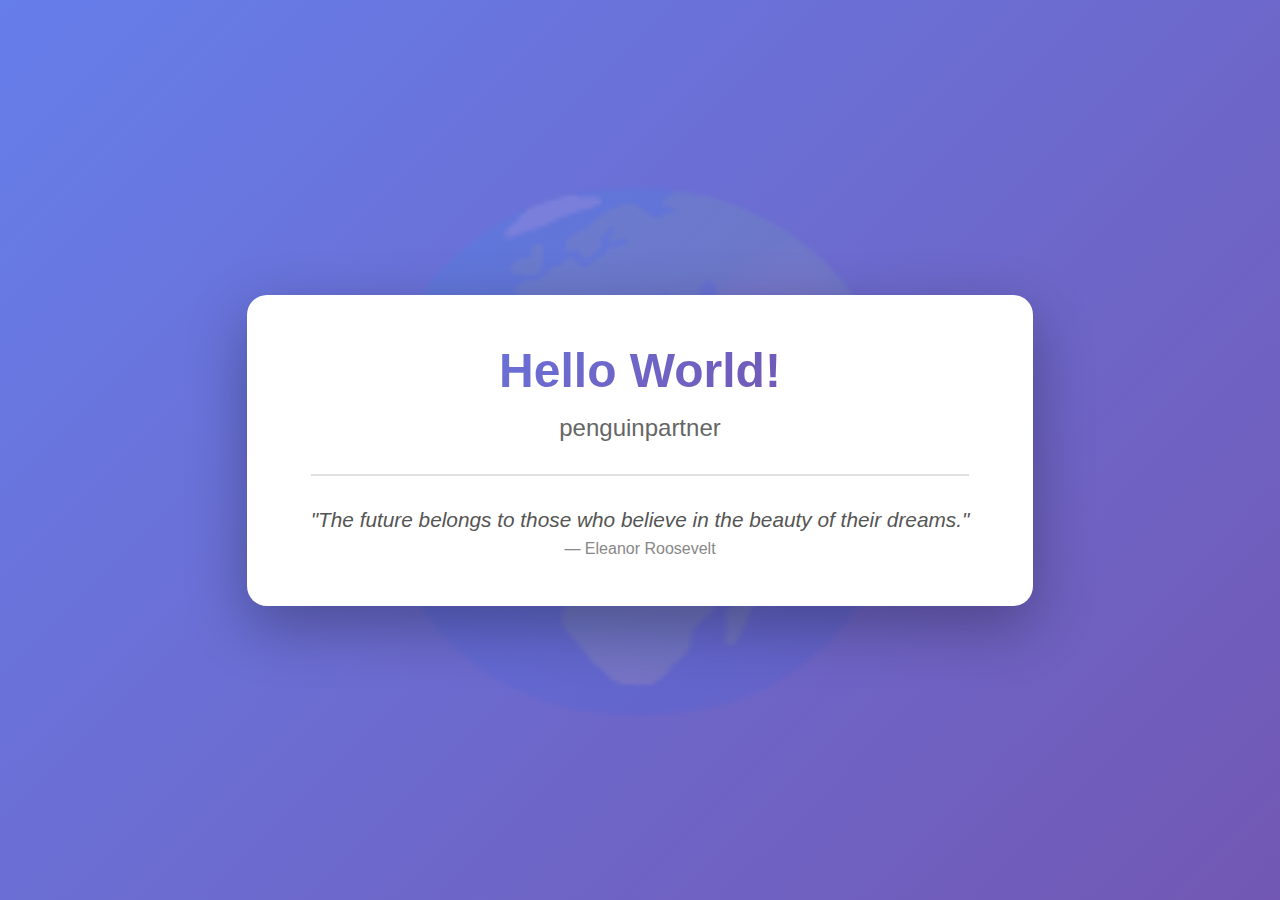
<file: hello-world/index.html>
<!DOCTYPE html>
<html lang="en">
<head>
    <meta charset="UTF-8">
    <meta name="viewport" content="width=device-width, initial-scale=1.0">
    <title>Assignment 1</title>
    <style>
        * {
            margin: 0;
            padding: 0;
            box-sizing: border-box;
        }

        @keyframes gradientShift {
            0% {
                background-position: 0% 50%;
            }
            50% {
                background-position: 100% 50%;
            }
            100% {
                background-position: 0% 50%;
            }
        }

        @keyframes float {
            0%, 100% {
                transform: translate(-50%, -50%) rotate(0deg);
            }
            50% {
                transform: translate(-50%, -45%) rotate(5deg);
            }
        }

        body {
            font-family: 'Segoe UI', Tahoma, Geneva, Verdana, sans-serif;
            background: linear-gradient(135deg, #667eea, #764ba2, #667eea, #764ba2);
            background-size: 400% 400%;
            animation: gradientShift 15s ease infinite;
            min-height: 100vh;
            display: flex;
            justify-content: center;
            align-items: center;
            position: relative;
            overflow: hidden;
        }

        body::before {
            content: '🌍';
            position: absolute;
            font-size: 30rem;
            opacity: 0.1;
            top: 50%;
            left: 50%;
            transform: translate(-50%, -50%);
            z-index: 0;
            animation: float 6s ease-in-out infinite;
        }

        .container {
            text-align: center;
            background: white;
            padding: 3rem 4rem;
            border-radius: 20px;
            box-shadow: 0 20px 60px rgba(0, 0, 0, 0.3);
            position: relative;
            z-index: 1;
        }

        h1 {
            font-size: 3rem;
            color: #333;
            margin-bottom: 1rem;
            background: linear-gradient(135deg, #667eea 0%, #764ba2 100%);
            -webkit-background-clip: text;
            -webkit-text-fill-color: transparent;
            background-clip: text;
            position: relative;
            z-index: 1;
        }

        .quote {
            font-size: 1.3rem;
            color: #555;
            font-style: italic;
            margin-top: 2rem;
            padding-top: 2rem;
            border-top: 2px solid #e0e0e0;
            position: relative;
            z-index: 1;
        }

        .author {
            font-size: 1rem;
            color: #888;
            margin-top: 0.5rem;
            font-style: normal;
        }

        .name {
            font-size: 1.5rem;
            color: #666;
            margin-top: 0.5rem;
            font-weight: 300;
        }
    </style>
</head>
<body>
    <div class="container">
        <h1>Hello World!</h1>
        <p class="name">penguinpartner</p>
        <div class="quote">
            "The future belongs to those who believe in the beauty of their dreams."
            <div class="author">— Eleanor Roosevelt</div>
        </div>
    </div>
</body>
</html>
</file>
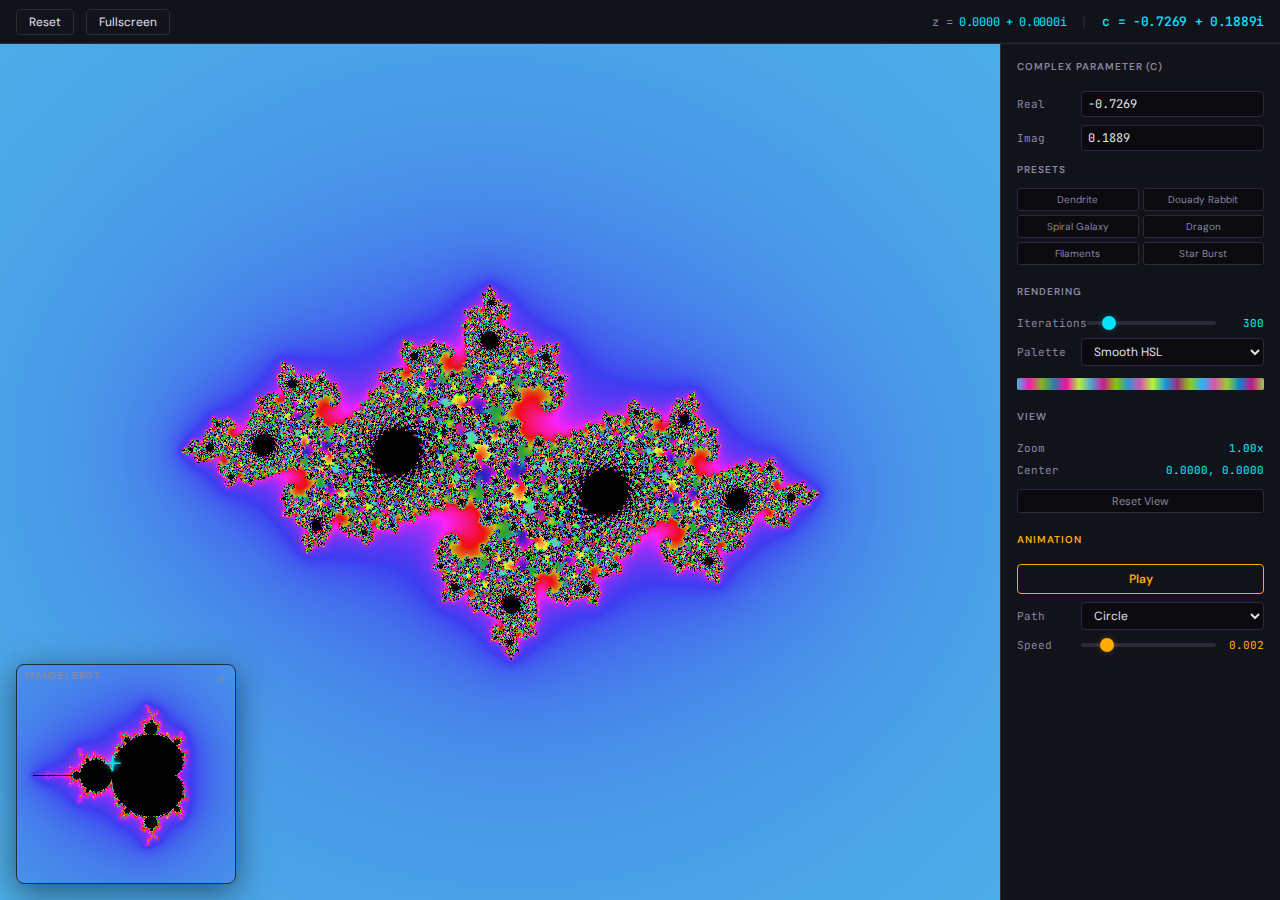
<file: Julia Set/index.html>
<!DOCTYPE html>
<html lang="en">
<head>
  <meta charset="UTF-8">
  <meta name="viewport" content="width=device-width, initial-scale=1.0">
  <title>Julia Set Explorer</title>
  <link href="https://fonts.googleapis.com/css2?family=JetBrains+Mono:wght@400;500;700&family=DM+Sans:wght@400;500;600&display=swap" rel="stylesheet">
  <style>
    *, *::before, *::after { margin: 0; padding: 0; box-sizing: border-box; }

    :root {
      --bg: #0a0a0f;
      --panel: #12121a;
      --border: #2a2a3a;
      --accent: #00e5ff;
      --accent-dim: rgba(0, 229, 255, 0.3);
      --amber: #ffab00;
      --amber-dim: rgba(255, 171, 0, 0.3);
      --text: #e0e0e8;
      --text-dim: #8888a0;
      --mono: 'JetBrains Mono', monospace;
      --sans: 'DM Sans', sans-serif;
    }

    body {
      background: var(--bg);
      color: var(--text);
      font-family: var(--sans);
      overflow: hidden;
      height: 100vh;
      width: 100vw;
    }

    /* === Toolbar === */
    #toolbar {
      display: flex;
      align-items: center;
      gap: 12px;
      padding: 8px 16px;
      background: var(--panel);
      border-bottom: 1px solid var(--border);
      height: 44px;
      z-index: 100;
    }

    #toolbar button {
      background: transparent;
      border: 1px solid var(--border);
      color: var(--text);
      font-family: var(--sans);
      font-size: 12px;
      padding: 4px 12px;
      border-radius: 4px;
      cursor: pointer;
      transition: all 0.15s;
    }

    #toolbar button:hover {
      border-color: var(--accent);
      color: var(--accent);
      background: rgba(0, 229, 255, 0.05);
    }

    .toolbar-spacer { flex: 1; }

    .coord-display {
      font-family: var(--mono);
      font-size: 12px;
      color: var(--text-dim);
      letter-spacing: -0.3px;
    }

    .coord-display .value {
      color: var(--accent);
    }

    #c-display {
      font-family: var(--mono);
      font-size: 13px;
      font-weight: 500;
      color: var(--accent);
      letter-spacing: -0.3px;
    }

    /* === Main Layout === */
    #main {
      display: flex;
      height: calc(100vh - 44px);
    }

    #canvas-area {
      flex: 1;
      position: relative;
      overflow: hidden;
      background: var(--bg);
    }

    #julia-canvas {
      display: block;
      width: 100%;
      height: 100%;
      cursor: crosshair;
      box-shadow: inset 0 0 30px rgba(0, 229, 255, 0.04);
    }

    /* === Mandelbrot Navigator === */
    #mandelbrot-nav {
      position: absolute;
      bottom: 16px;
      left: 16px;
      width: 220px;
      height: 220px;
      background: rgba(18, 18, 26, 0.85);
      backdrop-filter: blur(12px);
      -webkit-backdrop-filter: blur(12px);
      border: 1px solid var(--border);
      border-radius: 8px;
      overflow: hidden;
      z-index: 50;
      box-shadow: 0 8px 32px rgba(0, 0, 0, 0.5);
    }

    #mandelbrot-nav .nav-label {
      position: absolute;
      top: 4px;
      left: 8px;
      font-family: var(--sans);
      font-size: 10px;
      font-weight: 600;
      color: var(--text-dim);
      text-transform: uppercase;
      letter-spacing: 0.8px;
      z-index: 2;
      pointer-events: none;
    }

    #mandelbrot-canvas {
      width: 220px;
      height: 220px;
      cursor: crosshair;
    }

    #mandelbrot-nav.collapsed {
      width: 36px;
      height: 36px;
      border-radius: 6px;
      cursor: pointer;
    }

    #mandelbrot-nav.collapsed .nav-label,
    #mandelbrot-nav.collapsed #mandelbrot-canvas {
      display: none;
    }

    #nav-toggle {
      position: absolute;
      top: 4px;
      right: 4px;
      width: 20px;
      height: 20px;
      background: transparent;
      border: none;
      color: var(--text-dim);
      font-size: 14px;
      cursor: pointer;
      z-index: 3;
      display: flex;
      align-items: center;
      justify-content: center;
      border-radius: 3px;
    }

    #nav-toggle:hover { color: var(--accent); background: rgba(0,229,255,0.1); }

    #mandelbrot-nav.collapsed #nav-toggle {
      position: static;
      width: 36px;
      height: 36px;
      font-size: 18px;
    }

    /* === Control Panel === */
    #sidebar {
      width: 280px;
      min-width: 280px;
      background: var(--panel);
      border-left: 1px solid var(--border);
      overflow-y: auto;
      padding: 16px;
      display: flex;
      flex-direction: column;
      gap: 20px;
    }

    #sidebar.hidden { display: none; }

    .section-label {
      font-family: var(--sans);
      font-size: 10px;
      font-weight: 600;
      text-transform: uppercase;
      letter-spacing: 1px;
      color: var(--text-dim);
      margin-bottom: 10px;
    }

    .control-group {
      display: flex;
      flex-direction: column;
      gap: 8px;
    }

    .control-row {
      display: flex;
      align-items: center;
      gap: 8px;
    }

    .control-row label {
      font-family: var(--mono);
      font-size: 11px;
      color: var(--text-dim);
      min-width: 56px;
    }

    .control-row input[type="number"] {
      flex: 1;
      background: var(--bg);
      border: 1px solid var(--border);
      color: var(--text);
      font-family: var(--mono);
      font-size: 12px;
      padding: 4px 6px;
      border-radius: 4px;
      outline: none;
      width: 0;
    }

    .control-row input[type="number"]:focus {
      border-color: var(--accent);
      box-shadow: 0 0 0 1px var(--accent-dim);
    }

    input[type="range"] {
      -webkit-appearance: none;
      appearance: none;
      flex: 1;
      height: 4px;
      background: var(--border);
      border-radius: 2px;
      outline: none;
    }

    input[type="range"]::-webkit-slider-thumb {
      -webkit-appearance: none;
      appearance: none;
      width: 14px;
      height: 14px;
      border-radius: 50%;
      background: var(--accent);
      cursor: pointer;
      box-shadow: 0 0 6px var(--accent-dim);
    }

    .anim-range::-webkit-slider-thumb {
      background: var(--amber) !important;
      box-shadow: 0 0 6px var(--amber-dim) !important;
    }

    select {
      background: var(--bg);
      border: 1px solid var(--border);
      color: var(--text);
      font-family: var(--sans);
      font-size: 12px;
      padding: 4px 8px;
      border-radius: 4px;
      outline: none;
      cursor: pointer;
      flex: 1;
    }

    select:focus { border-color: var(--accent); }

    .range-value {
      font-family: var(--mono);
      font-size: 11px;
      color: var(--accent);
      min-width: 40px;
      text-align: right;
    }

    /* === Animation Section === */
    .anim-section .section-label { color: var(--amber); }

    #btn-animate {
      background: transparent;
      border: 1px solid var(--amber);
      color: var(--amber);
      font-family: var(--sans);
      font-size: 12px;
      font-weight: 600;
      padding: 6px 16px;
      border-radius: 4px;
      cursor: pointer;
      transition: all 0.15s;
      width: 100%;
    }

    #btn-animate:hover {
      background: rgba(255, 171, 0, 0.1);
    }

    #btn-animate.active {
      background: var(--amber);
      color: #000;
    }

    /* === Preset Buttons === */
    .preset-grid {
      display: grid;
      grid-template-columns: 1fr 1fr;
      gap: 4px;
    }

    .preset-btn {
      background: var(--bg);
      border: 1px solid var(--border);
      color: var(--text-dim);
      font-family: var(--sans);
      font-size: 10px;
      padding: 4px 6px;
      border-radius: 3px;
      cursor: pointer;
      transition: all 0.15s;
      text-align: center;
    }

    .preset-btn:hover {
      border-color: var(--accent);
      color: var(--accent);
    }

    /* === View Info === */
    .info-row {
      display: flex;
      justify-content: space-between;
      font-family: var(--mono);
      font-size: 11px;
    }

    .info-row .label { color: var(--text-dim); }
    .info-row .val { color: var(--accent); }

    /* === Palette Preview === */
    .palette-preview {
      height: 12px;
      border-radius: 2px;
      margin-top: 4px;
      background: linear-gradient(to right, #000, #00e5ff, #fff);
    }

    /* === Gradient Editor === */
    .ge-bar-wrap { position: relative; margin-bottom: 4px; }

    #ge-bar {
      width: 100%;
      height: 22px;
      border-radius: 4px;
      border: 1px solid var(--border);
      cursor: crosshair;
      background: linear-gradient(to right, #000, #fff);
    }

    #ge-stops {
      position: relative;
      height: 20px;
      margin-top: 2px;
    }

    .ge-stop {
      position: absolute;
      width: 14px;
      height: 14px;
      border-radius: 50%;
      border: 2px solid rgba(255,255,255,0.7);
      transform: translateX(-50%);
      cursor: grab;
      box-shadow: 0 1px 4px rgba(0,0,0,0.6);
      top: 2px;
      transition: border-color 0.1s, box-shadow 0.1s;
    }

    .ge-stop:hover { border-color: #fff; }

    .ge-stop.selected {
      border-color: #b388ff;
      box-shadow: 0 0 0 2px rgba(179,136,255,0.35), 0 1px 4px rgba(0,0,0,0.6);
      z-index: 2;
    }

    .ge-btn-row { display: flex; gap: 6px; }

    .ge-btn {
      flex: 1;
      background: var(--bg);
      border: 1px solid var(--border);
      color: var(--text-dim);
      font-family: var(--sans);
      font-size: 11px;
      padding: 4px 8px;
      border-radius: 3px;
      cursor: pointer;
      transition: all 0.15s;
    }

    .ge-btn:hover { border-color: #b388ff; color: #b388ff; }
    .ge-btn-danger:hover { border-color: #ff5252; color: #ff5252; }

    .ge-btn-save {
      min-width: 50px;
      border-color: #b388ff;
      color: #b388ff;
    }

    .ge-btn-save:hover { background: rgba(179,136,255,0.1); }

    .ge-name-input {
      flex: 1;
      background: var(--bg);
      border: 1px solid var(--border);
      color: var(--text);
      font-family: var(--sans);
      font-size: 12px;
      padding: 4px 6px;
      border-radius: 4px;
      outline: none;
      transition: border-color 0.15s;
      min-width: 0;
    }

    .ge-name-input:focus { border-color: #b388ff; }

    .ge-divider { height: 1px; background: var(--border); margin: 4px 0; }

    .ge-saved-list {
      display: flex;
      flex-direction: column;
      gap: 4px;
      max-height: 140px;
      overflow-y: auto;
    }

    .ge-saved-row {
      display: flex;
      align-items: center;
      gap: 6px;
      padding: 3px 0;
    }

    .ge-saved-preview {
      width: 40px;
      height: 14px;
      border-radius: 2px;
      border: 1px solid var(--border);
      flex-shrink: 0;
    }

    .ge-saved-name {
      flex: 1;
      font-family: var(--sans);
      font-size: 11px;
      color: var(--text-dim);
      overflow: hidden;
      text-overflow: ellipsis;
      white-space: nowrap;
      min-width: 0;
    }

    .ge-saved-btn {
      background: transparent;
      border: 1px solid var(--border);
      color: var(--text-dim);
      font-family: var(--sans);
      font-size: 10px;
      padding: 2px 6px;
      border-radius: 3px;
      cursor: pointer;
      flex-shrink: 0;
      transition: all 0.15s;
    }

    .ge-saved-btn:hover { border-color: #b388ff; color: #b388ff; }
    .ge-saved-btn-del:hover { border-color: #ff5252; color: #ff5252; }

    .ge-empty {
      font-family: var(--sans);
      font-size: 11px;
      color: var(--text-dim);
      opacity: 0.5;
      text-align: center;
      padding: 4px;
    }

    input[type="color"] {
      -webkit-appearance: none;
      appearance: none;
      width: 32px;
      height: 24px;
      border: 1px solid var(--border);
      border-radius: 3px;
      background: transparent;
      cursor: pointer;
      padding: 1px;
    }

    input[type="color"]::-webkit-color-swatch-wrapper { padding: 1px; }
    input[type="color"]::-webkit-color-swatch { border: none; border-radius: 2px; }

    /* === Sidebar Toggle === */
    #sidebar-toggle {
      position: absolute;
      top: 50%;
      right: 0;
      transform: translateY(-50%);
      width: 20px;
      height: 48px;
      background: var(--panel);
      border: 1px solid var(--border);
      border-right: none;
      border-radius: 6px 0 0 6px;
      color: var(--text-dim);
      cursor: pointer;
      display: none;
      align-items: center;
      justify-content: center;
      font-size: 12px;
      z-index: 60;
    }

    #sidebar-toggle:hover { color: var(--accent); }
    #sidebar.hidden ~ #sidebar-toggle,
    .sidebar-collapsed #sidebar-toggle { display: flex; }

    /* === Fullscreen Overlay === */
    .fullscreen-mode #toolbar,
    .fullscreen-mode #sidebar {
      display: none !important;
    }

    .fullscreen-mode #main {
      height: 100vh;
    }

    .fullscreen-mode #mandelbrot-nav {
      bottom: 20px;
      left: 20px;
    }

    #fullscreen-exit {
      display: none;
      position: absolute;
      top: 12px;
      right: 12px;
      background: rgba(18, 18, 26, 0.85);
      backdrop-filter: blur(8px);
      border: 1px solid var(--border);
      color: var(--text-dim);
      font-family: var(--sans);
      font-size: 11px;
      padding: 6px 12px;
      border-radius: 4px;
      cursor: pointer;
      z-index: 100;
    }

    #fullscreen-exit:hover { color: var(--accent); border-color: var(--accent); }
    .fullscreen-mode #fullscreen-exit { display: block; }

    #fullscreen-coords {
      display: none;
      position: absolute;
      top: 12px;
      left: 12px;
      font-family: var(--mono);
      font-size: 12px;
      color: var(--accent);
      background: rgba(18, 18, 26, 0.85);
      backdrop-filter: blur(8px);
      padding: 6px 12px;
      border-radius: 4px;
      border: 1px solid var(--border);
      z-index: 100;
      pointer-events: none;
    }

    .fullscreen-mode #fullscreen-coords { display: block; }

    /* === Loading Overlay === */
    #loading {
      position: absolute;
      top: 8px;
      right: 8px;
      font-family: var(--mono);
      font-size: 10px;
      color: var(--accent);
      opacity: 0;
      transition: opacity 0.15s;
      pointer-events: none;
      z-index: 60;
    }

    #loading.active { opacity: 1; }

    /* === Responsive === */
    @media (max-width: 900px) {
      #sidebar { width: 240px; min-width: 240px; padding: 12px; }
      #mandelbrot-nav { width: 180px; height: 180px; }
      #mandelbrot-canvas { width: 180px; height: 180px; }
    }

    @media (max-width: 700px) {
      #sidebar { display: none; }
      #mandelbrot-nav { width: 150px; height: 150px; }
      #mandelbrot-canvas { width: 150px; height: 150px; }
    }

    /* Scrollbar styling */
    #sidebar::-webkit-scrollbar { width: 4px; }
    #sidebar::-webkit-scrollbar-track { background: transparent; }
    #sidebar::-webkit-scrollbar-thumb { background: var(--border); border-radius: 2px; }
  </style>
</head>
<body>

  <!-- Toolbar -->
  <div id="toolbar">
    <button id="btn-reset" title="Reset view">Reset</button>
    <button id="btn-fullscreen" title="Toggle fullscreen">Fullscreen</button>
    <div class="toolbar-spacer"></div>
    <span class="coord-display" id="z-display">z = <span class="value">0.0000 + 0.0000i</span></span>
    <span style="color: var(--border); margin: 0 4px;">|</span>
    <span id="c-display">c = -0.7269 + 0.1889i</span>
  </div>

  <!-- Main Layout -->
  <div id="main">
    <!-- Canvas Area -->
    <div id="canvas-area">
      <canvas id="julia-canvas"></canvas>

      <!-- Mandelbrot Navigator -->
      <div id="mandelbrot-nav">
        <span class="nav-label">Mandelbrot</span>
        <button id="nav-toggle" title="Toggle navigator">&times;</button>
        <canvas id="mandelbrot-canvas"></canvas>
      </div>

      <!-- Fullscreen overlays -->
      <button id="fullscreen-exit">Exit Fullscreen</button>
      <div id="fullscreen-coords"></div>
      <div id="loading">rendering...</div>
    </div>

    <!-- Control Panel Sidebar -->
    <div id="sidebar">
      <!-- C Parameter -->
      <div class="control-group">
        <div class="section-label">Complex Parameter (c)</div>
        <div class="control-row">
          <label>Real</label>
          <input type="number" id="c-real" step="0.001" min="-2" max="2" value="-0.7269">
        </div>
        <div class="control-row">
          <label>Imag</label>
          <input type="number" id="c-imag" step="0.001" min="-2" max="2" value="0.1889">
        </div>
        <div class="section-label" style="margin-top:4px; margin-bottom:4px;">Presets</div>
        <div class="preset-grid">
          <button class="preset-btn" data-re="-0.7269" data-im="0.1889">Dendrite</button>
          <button class="preset-btn" data-re="-0.8" data-im="0.156">Douady Rabbit</button>
          <button class="preset-btn" data-re="0.285" data-im="0.01">Spiral Galaxy</button>
          <button class="preset-btn" data-re="-0.4" data-im="0.6">Dragon</button>
          <button class="preset-btn" data-re="0.355" data-im="0.355">Filaments</button>
          <button class="preset-btn" data-re="-0.54" data-im="0.54">Star Burst</button>
        </div>
      </div>

      <!-- Rendering -->
      <div class="control-group">
        <div class="section-label">Rendering</div>
        <div class="control-row">
          <label>Iterations</label>
          <input type="range" id="iterations-slider" min="50" max="2000" value="300">
          <span class="range-value" id="iterations-val">300</span>
        </div>
        <div class="control-row">
          <label>Palette</label>
          <select id="palette-select">
            <option value="smoothHSL">Smooth HSL</option>
            <option value="classic">Classic</option>
            <option value="fire">Fire</option>
            <option value="ocean">Ocean</option>
            <option value="monochrome">Monochrome</option>
            <option value="psychedelic">Psychedelic</option>
            <option value="custom">Custom...</option>
          </select>
        </div>
        <div class="palette-preview" id="palette-preview"></div>
      </div>

      <!-- Custom Gradient Editor -->
      <div class="control-group" id="gradient-editor" style="display:none;">
        <div class="section-label" style="color:#b388ff;">Custom Gradient</div>
        <div class="ge-bar-wrap">
          <div class="ge-bar" id="ge-bar"></div>
          <div class="ge-stops" id="ge-stops"></div>
        </div>
        <div class="control-row">
          <label>Color</label>
          <input type="color" id="ge-color" value="#00e5ff">
          <label style="min-width:24px;">Pos</label>
          <span class="range-value" id="ge-pos-val" style="color:#b388ff;">0.00</span>
        </div>
        <div class="ge-btn-row">
          <button class="ge-btn" id="ge-add-stop">+ Add Stop</button>
          <button class="ge-btn ge-btn-danger" id="ge-del-stop">Remove</button>
        </div>
        <div class="ge-divider"></div>
        <div class="control-row">
          <input type="text" id="ge-name" placeholder="Gradient name..." class="ge-name-input">
          <button class="ge-btn ge-btn-save" id="ge-save">Save</button>
        </div>
        <div id="ge-saved-list" class="ge-saved-list"></div>
      </div>

      <!-- View Info -->
      <div class="control-group">
        <div class="section-label">View</div>
        <div class="info-row">
          <span class="label">Zoom</span>
          <span class="val" id="zoom-val">1.00x</span>
        </div>
        <div class="info-row">
          <span class="label">Center</span>
          <span class="val" id="center-val">0.0000, 0.0000</span>
        </div>
        <button id="btn-reset-view" style="margin-top:4px;background:var(--bg);border:1px solid var(--border);color:var(--text-dim);font-size:11px;padding:4px 8px;border-radius:3px;cursor:pointer;font-family:var(--sans);">Reset View</button>
      </div>

      <!-- Animation -->
      <div class="control-group anim-section">
        <div class="section-label">Animation</div>
        <button id="btn-animate">Play</button>
        <div class="control-row">
          <label>Path</label>
          <select id="anim-path">
            <option value="circle">Circle</option>
            <option value="cardioid">Cardioid</option>
            <option value="lemniscate">Lemniscate</option>
            <option value="custom">Custom Lerp</option>
          </select>
        </div>
        <div class="control-row">
          <label>Speed</label>
          <input type="range" class="anim-range" id="anim-speed" min="0.0005" max="0.01" step="0.0005" value="0.002">
          <span class="range-value" style="color:var(--amber)" id="speed-val">0.002</span>
        </div>
      </div>
    </div>
  </div>

  <script>
    // ================================================================
    // === STATE ===
    // ================================================================
    const state = {
      c: { re: -0.7269, im: 0.1889 },
      tempC: null,
      julia: {
        center: { re: 0, im: 0 },
        zoom: 4,
        maxIterations: 300
      },
      mandelbrot: {
        center: { re: -0.5, im: 0 },
        zoom: 3.5
      },
      palette: 'smoothHSL',
      animation: {
        active: false,
        path: 'circle',
        speed: 0.002,
        t: 0
      },
      fullscreen: false,
      customGradient: {
        stops: [
          { pos: 0, color: [0, 0, 40] },
          { pos: 0.25, color: [180, 0, 255] },
          { pos: 0.5, color: [0, 229, 255] },
          { pos: 0.75, color: [255, 200, 0] },
          { pos: 1, color: [255, 255, 255] }
        ],
        selectedIndex: 0
      }
    };

    // ================================================================
    // === DOM REFS ===
    // ================================================================
    const juliaCanvas = document.getElementById('julia-canvas');
    const juliaCtx = juliaCanvas.getContext('2d');
    const mandelbrotCanvas = document.getElementById('mandelbrot-canvas');
    const mandelbrotCtx = mandelbrotCanvas.getContext('2d');

    // Controls
    const cRealInput = document.getElementById('c-real');
    const cImagInput = document.getElementById('c-imag');
    const iterSlider = document.getElementById('iterations-slider');
    const iterVal = document.getElementById('iterations-val');
    const paletteSelect = document.getElementById('palette-select');
    const palettePreview = document.getElementById('palette-preview');
    const zoomVal = document.getElementById('zoom-val');
    const centerVal = document.getElementById('center-val');
    const animBtn = document.getElementById('btn-animate');
    const animPath = document.getElementById('anim-path');
    const animSpeed = document.getElementById('anim-speed');
    const speedVal = document.getElementById('speed-val');
    const zDisplay = document.getElementById('z-display');
    const cDisplay = document.getElementById('c-display');
    const loadingEl = document.getElementById('loading');
    const fullscreenCoords = document.getElementById('fullscreen-coords');

    // ================================================================
    // === COLOR PALETTES ===
    // ================================================================
    function hslToRgb(h, s, l) {
      let r, g, b;
      if (s === 0) {
        r = g = b = l;
      } else {
        const hue2rgb = (p, q, t) => {
          if (t < 0) t += 1;
          if (t > 1) t -= 1;
          if (t < 1/6) return p + (q - p) * 6 * t;
          if (t < 1/2) return q;
          if (t < 2/3) return p + (q - p) * (2/3 - t) * 6;
          return p;
        };
        const q = l < 0.5 ? l * (1 + s) : l + s - l * s;
        const p = 2 * l - q;
        r = hue2rgb(p, q, h + 1/3);
        g = hue2rgb(p, q, h);
        b = hue2rgb(p, q, h - 1/3);
      }
      return [Math.round(r * 255), Math.round(g * 255), Math.round(b * 255)];
    }

    function lerpColor(c1, c2, t) {
      return [
        Math.round(c1[0] + (c2[0] - c1[0]) * t),
        Math.round(c1[1] + (c2[1] - c1[1]) * t),
        Math.round(c1[2] + (c2[2] - c1[2]) * t)
      ];
    }

    function gradientPalette(stops, smooth) {
      const t = ((smooth * 0.02) % 1 + 1) % 1;
      const n = stops.length - 1;
      const idx = t * n;
      const i = Math.floor(idx);
      const f = idx - i;
      return lerpColor(stops[Math.min(i, n)], stops[Math.min(i + 1, n)], f);
    }

    const palettes = {
      smoothHSL(smooth) {
        const hue = ((smooth * 8 + 200) % 360) / 360;
        const sat = 0.75 + 0.2 * Math.sin(smooth * 0.12);
        const light = 0.5 + 0.1 * Math.cos(smooth * 0.08);
        return hslToRgb(hue, Math.max(0, Math.min(1, sat)), Math.max(0.1, Math.min(0.7, light)));
      },
      classic(smooth) {
        return gradientPalette([
          [0, 7, 100], [32, 107, 203], [237, 255, 255],
          [255, 170, 0], [200, 82, 0], [0, 7, 100]
        ], smooth);
      },
      fire(smooth) {
        return gradientPalette([
          [0, 0, 0], [128, 0, 0], [255, 80, 0],
          [255, 200, 0], [255, 255, 180], [255, 200, 0],
          [128, 0, 0], [0, 0, 0]
        ], smooth);
      },
      ocean(smooth) {
        return gradientPalette([
          [0, 0, 30], [0, 30, 80], [0, 80, 160],
          [0, 170, 210], [120, 230, 255], [240, 255, 255],
          [0, 170, 210], [0, 30, 80]
        ], smooth);
      },
      monochrome(smooth) {
        const t = ((smooth * 0.03) % 1 + 1) % 1;
        const v = Math.round(t * 255);
        return [v, v, v];
      },
      psychedelic(smooth) {
        const hue = ((smooth * 30) % 360) / 360;
        return hslToRgb(hue, 1.0, 0.5);
      },
      custom(smooth) {
        const stops = state.customGradient.stops;
        if (stops.length === 0) return [0, 0, 0];
        if (stops.length === 1) return [...stops[0].color];
        const t = ((smooth * 0.02) % 1 + 1) % 1;
        if (t <= stops[0].pos) return [...stops[0].color];
        if (t >= stops[stops.length - 1].pos) return [...stops[stops.length - 1].color];
        let i = 0;
        while (i < stops.length - 1 && stops[i + 1].pos <= t) i++;
        const s1 = stops[i];
        const s2 = stops[i + 1];
        if (s2.pos === s1.pos) return [...s1.color];
        const f = (t - s1.pos) / (s2.pos - s1.pos);
        return lerpColor(s1.color, s2.color, Math.max(0, Math.min(1, f)));
      }
    };

    function buildPalettePreviewGradient(name) {
      const stops = [];
      for (let i = 0; i <= 20; i++) {
        const s = i * 15;
        const [r, g, b] = palettes[name](s);
        stops.push(`rgb(${r},${g},${b}) ${(i / 20 * 100).toFixed(0)}%`);
      }
      return `linear-gradient(to right, ${stops.join(', ')})`;
    }

    // ================================================================
    // === ANIMATION PATHS ===
    // ================================================================
    const animPaths = {
      circle(t) {
        const theta = t * Math.PI * 2;
        return { re: 0.7885 * Math.cos(theta), im: 0.7885 * Math.sin(theta) };
      },
      cardioid(t) {
        const theta = t * Math.PI * 2;
        const re = 0.5 * Math.cos(theta) - 0.25 * Math.cos(2 * theta);
        const im = 0.5 * Math.sin(theta) - 0.25 * Math.sin(2 * theta);
        return { re, im };
      },
      lemniscate(t) {
        const theta = t * Math.PI * 2;
        const s = Math.sin(theta);
        const c = Math.cos(theta);
        const denom = 1 + s * s;
        return { re: 1.0 * c / denom, im: 1.0 * s * c / denom };
      },
      custom(t) {
        const start = { re: -0.8, im: 0.156 };
        const end = { re: 0.285, im: 0.01 };
        const p = (Math.sin(t * Math.PI * 2 - Math.PI / 2) + 1) / 2;
        return {
          re: start.re + (end.re - start.re) * p,
          im: start.im + (end.im - start.im) * p
        };
      }
    };

    // ================================================================
    // === FRACTAL MATH ===
    // ================================================================
    function juliaIterate(zRe, zIm, cRe, cIm, maxIter) {
      let re = zRe, im = zIm;
      for (let n = 0; n < maxIter; n++) {
        const re2 = re * re;
        const im2 = im * im;
        if (re2 + im2 > 65536) {
          const logZn = 0.5 * Math.log(re2 + im2);
          return n + 1 - Math.log(logZn / Math.LN2) / Math.LN2;
        }
        im = 2 * re * im + cIm;
        re = re2 - im2 + cRe;
      }
      return -1;
    }

    function mandelbrotIterate(cRe, cIm, maxIter) {
      let re = 0, im = 0;
      for (let n = 0; n < maxIter; n++) {
        const re2 = re * re;
        const im2 = im * im;
        if (re2 + im2 > 65536) {
          const logZn = 0.5 * Math.log(re2 + im2);
          return n + 1 - Math.log(logZn / Math.LN2) / Math.LN2;
        }
        im = 2 * re * im + cIm;
        re = re2 - im2 + cRe;
      }
      return -1;
    }

    // ================================================================
    // === PIXEL <-> COMPLEX MAPPING ===
    // ================================================================
    function pixelToComplex(px, py, canvasW, canvasH, view) {
      const aspect = canvasW / canvasH;
      const re = view.center.re + (px / canvasW - 0.5) * view.zoom * aspect;
      const im = view.center.im - (py / canvasH - 0.5) * view.zoom;
      return { re, im };
    }

    function complexToPixel(re, im, canvasW, canvasH, view) {
      const aspect = canvasW / canvasH;
      const px = ((re - view.center.re) / (view.zoom * aspect) + 0.5) * canvasW;
      const py = (-(im - view.center.im) / view.zoom + 0.5) * canvasH;
      return { x: px, y: py };
    }

    // ================================================================
    // === RENDERING ===
    // ================================================================
    let juliaRenderID = 0;
    let qualityTimeout = null;
    let mandelbrotCachedData = null;

    function renderJulia(quality) {
      const renderID = ++juliaRenderID;
      const canvas = juliaCanvas;
      const ctx = juliaCtx;
      const w = canvas.width;
      const h = canvas.height;

      if (w === 0 || h === 0) return;

      const step = quality || 1;
      const c = state.tempC || state.c;
      const view = state.julia;
      const maxIter = view.maxIterations;
      const palFn = palettes[state.palette];

      const imageData = ctx.createImageData(w, h);
      const data = imageData.data;
      const aspect = w / h;

      for (let py = 0; py < h; py += step) {
        if (juliaRenderID !== renderID) return;
        for (let px = 0; px < w; px += step) {
          const zRe = view.center.re + (px / w - 0.5) * view.zoom * aspect;
          const zIm = view.center.im - (py / h - 0.5) * view.zoom;

          const smooth = juliaIterate(zRe, zIm, c.re, c.im, maxIter);

          let r = 0, g = 0, b = 0;
          if (smooth >= 0) {
            [r, g, b] = palFn(smooth);
          }

          for (let dy = 0; dy < step && py + dy < h; dy++) {
            for (let dx = 0; dx < step && px + dx < w; dx++) {
              const idx = ((py + dy) * w + (px + dx)) * 4;
              data[idx] = r;
              data[idx + 1] = g;
              data[idx + 2] = b;
              data[idx + 3] = 255;
            }
          }
        }
      }

      if (juliaRenderID === renderID) {
        ctx.putImageData(imageData, 0, 0);
      }
    }

    function scheduleJuliaRender(interacting) {
      juliaRenderID++;
      if (qualityTimeout) {
        clearTimeout(qualityTimeout);
        qualityTimeout = null;
      }

      if (interacting) {
        requestAnimationFrame(() => renderJulia(4));
        qualityTimeout = setTimeout(() => {
          requestAnimationFrame(() => renderJulia(1));
        }, 180);
      } else {
        loadingEl.classList.add('active');
        requestAnimationFrame(() => {
          renderJulia(1);
          loadingEl.classList.remove('active');
        });
      }
    }

    function renderMandelbrot() {
      const canvas = mandelbrotCanvas;
      const w = canvas.width;
      const h = canvas.height;
      if (w === 0 || h === 0) return;

      const ctx = mandelbrotCtx;
      const view = state.mandelbrot;
      const maxIter = 200;
      const palFn = palettes[state.palette];

      const imageData = ctx.createImageData(w, h);
      const data = imageData.data;
      const aspect = w / h;

      for (let py = 0; py < h; py++) {
        for (let px = 0; px < w; px++) {
          const cRe = view.center.re + (px / w - 0.5) * view.zoom * aspect;
          const cIm = view.center.im - (py / h - 0.5) * view.zoom;

          const smooth = mandelbrotIterate(cRe, cIm, maxIter);

          const idx = (py * w + px) * 4;
          if (smooth >= 0) {
            const [r, g, b] = palFn(smooth);
            data[idx] = r;
            data[idx + 1] = g;
            data[idx + 2] = b;
          }
          data[idx + 3] = 255;
        }
      }

      mandelbrotCachedData = imageData;
      ctx.putImageData(imageData, 0, 0);
      drawMandelbrotCrosshair();
    }

    function drawMandelbrotCrosshair() {
      if (!mandelbrotCachedData) return;
      const canvas = mandelbrotCanvas;
      const ctx = mandelbrotCtx;
      const w = canvas.width;
      const h = canvas.height;

      ctx.putImageData(mandelbrotCachedData, 0, 0);

      const c = state.c;
      const pos = complexToPixel(c.re, c.im, w, h, state.mandelbrot);

      ctx.strokeStyle = '#00e5ff';
      ctx.lineWidth = 1.5;
      ctx.shadowColor = '#00e5ff';
      ctx.shadowBlur = 6;
      ctx.beginPath();
      ctx.moveTo(pos.x - 8, pos.y);
      ctx.lineTo(pos.x + 8, pos.y);
      ctx.moveTo(pos.x, pos.y - 8);
      ctx.lineTo(pos.x, pos.y + 8);
      ctx.stroke();

      ctx.beginPath();
      ctx.arc(pos.x, pos.y, 3, 0, Math.PI * 2);
      ctx.fillStyle = 'rgba(0, 229, 255, 0.6)';
      ctx.fill();

      ctx.shadowBlur = 0;
    }

    // ================================================================
    // === CANVAS SIZING ===
    // ================================================================
    function resizeCanvases() {
      const area = document.getElementById('canvas-area');
      juliaCanvas.width = area.clientWidth;
      juliaCanvas.height = area.clientHeight;

      const navEl = document.getElementById('mandelbrot-nav');
      const navSize = navEl.classList.contains('collapsed') ? 0 :
        parseInt(getComputedStyle(mandelbrotCanvas).width);
      if (navSize > 0) {
        mandelbrotCanvas.width = navSize;
        mandelbrotCanvas.height = navSize;
      }
    }

    // ================================================================
    // === PAN & ZOOM ===
    // ================================================================
    let isDragging = false;
    let dragStart = { x: 0, y: 0 };
    let dragCenter = { re: 0, im: 0 };

    juliaCanvas.addEventListener('mousedown', (e) => {
      if (e.button !== 0) return;
      isDragging = true;
      dragStart = { x: e.clientX, y: e.clientY };
      dragCenter = { ...state.julia.center };
      juliaCanvas.style.cursor = 'grabbing';
    });

    window.addEventListener('mousemove', (e) => {
      if (!isDragging) return;
      const dx = e.clientX - dragStart.x;
      const dy = e.clientY - dragStart.y;
      const w = juliaCanvas.width;
      const h = juliaCanvas.height;
      const aspect = w / h;

      state.julia.center.re = dragCenter.re - (dx / w) * state.julia.zoom * aspect;
      state.julia.center.im = dragCenter.im + (dy / h) * state.julia.zoom;

      updateViewInfo();
      scheduleJuliaRender(true);
    });

    window.addEventListener('mouseup', () => {
      if (isDragging) {
        isDragging = false;
        juliaCanvas.style.cursor = 'crosshair';
        scheduleJuliaRender(false);
      }
    });

    juliaCanvas.addEventListener('wheel', (e) => {
      e.preventDefault();
      const rect = juliaCanvas.getBoundingClientRect();
      const mx = e.clientX - rect.left;
      const my = e.clientY - rect.top;
      const w = juliaCanvas.width;
      const h = juliaCanvas.height;

      const beforeZ = pixelToComplex(mx, my, w, h, state.julia);
      const factor = e.deltaY > 0 ? 1.12 : 1 / 1.12;
      state.julia.zoom *= factor;

      const afterZ = pixelToComplex(mx, my, w, h, state.julia);
      state.julia.center.re += beforeZ.re - afterZ.re;
      state.julia.center.im += beforeZ.im - afterZ.im;

      updateViewInfo();
      scheduleJuliaRender(true);
      clearTimeout(zoomEndTimeout);
      zoomEndTimeout = setTimeout(() => scheduleJuliaRender(false), 200);
    }, { passive: false });

    let zoomEndTimeout = null;

    // Touch support
    let touchStartDist = 0;
    let touchStartZoom = 0;
    let touchStartCenter = { re: 0, im: 0 };
    let singleTouchStart = null;

    juliaCanvas.addEventListener('touchstart', (e) => {
      e.preventDefault();
      if (e.touches.length === 1) {
        singleTouchStart = { x: e.touches[0].clientX, y: e.touches[0].clientY };
        dragCenter = { ...state.julia.center };
      } else if (e.touches.length === 2) {
        singleTouchStart = null;
        const dx = e.touches[1].clientX - e.touches[0].clientX;
        const dy = e.touches[1].clientY - e.touches[0].clientY;
        touchStartDist = Math.sqrt(dx * dx + dy * dy);
        touchStartZoom = state.julia.zoom;
        touchStartCenter = { ...state.julia.center };
      }
    }, { passive: false });

    juliaCanvas.addEventListener('touchmove', (e) => {
      e.preventDefault();
      if (e.touches.length === 1 && singleTouchStart) {
        const dx = e.touches[0].clientX - singleTouchStart.x;
        const dy = e.touches[0].clientY - singleTouchStart.y;
        const w = juliaCanvas.width;
        const h = juliaCanvas.height;
        const aspect = w / h;
        state.julia.center.re = dragCenter.re - (dx / w) * state.julia.zoom * aspect;
        state.julia.center.im = dragCenter.im + (dy / h) * state.julia.zoom;
        updateViewInfo();
        scheduleJuliaRender(true);
      } else if (e.touches.length === 2) {
        const dx = e.touches[1].clientX - e.touches[0].clientX;
        const dy = e.touches[1].clientY - e.touches[0].clientY;
        const dist = Math.sqrt(dx * dx + dy * dy);
        const scale = touchStartDist / dist;
        state.julia.zoom = touchStartZoom * scale;
        updateViewInfo();
        scheduleJuliaRender(true);
      }
    }, { passive: false });

    juliaCanvas.addEventListener('touchend', (e) => {
      singleTouchStart = null;
      scheduleJuliaRender(false);
    });

    // Coordinate display on hover
    juliaCanvas.addEventListener('mousemove', (e) => {
      if (isDragging) return;
      const rect = juliaCanvas.getBoundingClientRect();
      const mx = e.clientX - rect.left;
      const my = e.clientY - rect.top;
      const z = pixelToComplex(mx, my, juliaCanvas.width, juliaCanvas.height, state.julia);
      const zStr = formatComplex(z.re, z.im);
      zDisplay.innerHTML = `z = <span class="value">${zStr}</span>`;
      fullscreenCoords.textContent = `z = ${zStr}  |  c = ${formatComplex(state.c.re, state.c.im)}`;
    });

    // ================================================================
    // === MANDELBROT NAVIGATOR INTERACTION ===
    // ================================================================
    let mandelbrotHoverThrottle = null;

    mandelbrotCanvas.addEventListener('mousemove', (e) => {
      if (state.animation.active) return;
      if (mandelbrotHoverThrottle) return;

      mandelbrotHoverThrottle = setTimeout(() => {
        mandelbrotHoverThrottle = null;
      }, 60);

      const rect = mandelbrotCanvas.getBoundingClientRect();
      const mx = e.clientX - rect.left;
      const my = e.clientY - rect.top;
      const scaleX = mandelbrotCanvas.width / rect.width;
      const scaleY = mandelbrotCanvas.height / rect.height;
      const c = pixelToComplex(
        mx * scaleX, my * scaleY,
        mandelbrotCanvas.width, mandelbrotCanvas.height,
        state.mandelbrot
      );
      state.tempC = c;
      updateCDisplay(c);
      scheduleJuliaRender(true);
    });

    mandelbrotCanvas.addEventListener('click', (e) => {
      if (state.animation.active) return;
      const rect = mandelbrotCanvas.getBoundingClientRect();
      const mx = e.clientX - rect.left;
      const my = e.clientY - rect.top;
      const scaleX = mandelbrotCanvas.width / rect.width;
      const scaleY = mandelbrotCanvas.height / rect.height;
      const c = pixelToComplex(
        mx * scaleX, my * scaleY,
        mandelbrotCanvas.width, mandelbrotCanvas.height,
        state.mandelbrot
      );
      state.c = { ...c };
      state.tempC = null;
      cRealInput.value = c.re.toFixed(4);
      cImagInput.value = c.im.toFixed(4);
      updateCDisplay(c);
      drawMandelbrotCrosshair();
      scheduleJuliaRender(false);
    });

    mandelbrotCanvas.addEventListener('mouseleave', () => {
      if (state.tempC) {
        state.tempC = null;
        updateCDisplay(state.c);
        scheduleJuliaRender(false);
      }
    });

    // Navigator toggle
    document.getElementById('nav-toggle').addEventListener('click', (e) => {
      e.stopPropagation();
      const nav = document.getElementById('mandelbrot-nav');
      if (nav.classList.contains('collapsed')) {
        nav.classList.remove('collapsed');
        setTimeout(() => {
          resizeCanvases();
          renderMandelbrot();
        }, 50);
      } else {
        nav.classList.add('collapsed');
      }
    });

    document.getElementById('mandelbrot-nav').addEventListener('click', (e) => {
      const nav = document.getElementById('mandelbrot-nav');
      if (nav.classList.contains('collapsed')) {
        nav.classList.remove('collapsed');
        setTimeout(() => {
          resizeCanvases();
          renderMandelbrot();
        }, 50);
      }
    });

    // ================================================================
    // === CONTROLS ===
    // ================================================================
    cRealInput.addEventListener('input', () => {
      if (state.animation.active) return;
      state.c.re = parseFloat(cRealInput.value) || 0;
      updateCDisplay(state.c);
      drawMandelbrotCrosshair();
      scheduleJuliaRender(true);
    });

    cRealInput.addEventListener('change', () => scheduleJuliaRender(false));

    cImagInput.addEventListener('input', () => {
      if (state.animation.active) return;
      state.c.im = parseFloat(cImagInput.value) || 0;
      updateCDisplay(state.c);
      drawMandelbrotCrosshair();
      scheduleJuliaRender(true);
    });

    cImagInput.addEventListener('change', () => scheduleJuliaRender(false));

    iterSlider.addEventListener('input', () => {
      state.julia.maxIterations = parseInt(iterSlider.value);
      iterVal.textContent = iterSlider.value;
      scheduleJuliaRender(true);
    });

    iterSlider.addEventListener('change', () => scheduleJuliaRender(false));

    paletteSelect.addEventListener('change', () => {
      state.palette = paletteSelect.value;
      const isCustom = state.palette === 'custom';
      document.getElementById('gradient-editor').style.display = isCustom ? '' : 'none';
      if (isCustom) {
        palettePreview.style.background = buildCustomGradientCSS();
      } else {
        palettePreview.style.background = buildPalettePreviewGradient(state.palette);
      }
      renderMandelbrot();
      scheduleJuliaRender(false);
    });

    // Presets
    document.querySelectorAll('.preset-btn').forEach(btn => {
      btn.addEventListener('click', () => {
        if (state.animation.active) return;
        state.c.re = parseFloat(btn.dataset.re);
        state.c.im = parseFloat(btn.dataset.im);
        cRealInput.value = state.c.re;
        cImagInput.value = state.c.im;
        updateCDisplay(state.c);
        drawMandelbrotCrosshair();
        scheduleJuliaRender(false);
      });
    });

    // Reset view
    function resetView() {
      state.julia.center = { re: 0, im: 0 };
      state.julia.zoom = 4;
      updateViewInfo();
      scheduleJuliaRender(false);
    }

    document.getElementById('btn-reset').addEventListener('click', resetView);
    document.getElementById('btn-reset-view').addEventListener('click', resetView);

    // Fullscreen
    function toggleFullscreen() {
      state.fullscreen = !state.fullscreen;
      document.body.classList.toggle('fullscreen-mode', state.fullscreen);
      setTimeout(() => {
        resizeCanvases();
        renderMandelbrot();
        scheduleJuliaRender(false);
      }, 50);
    }

    document.getElementById('btn-fullscreen').addEventListener('click', toggleFullscreen);
    document.getElementById('fullscreen-exit').addEventListener('click', toggleFullscreen);

    // Animation controls
    animBtn.addEventListener('click', () => {
      state.animation.active = !state.animation.active;
      animBtn.textContent = state.animation.active ? 'Pause' : 'Play';
      animBtn.classList.toggle('active', state.animation.active);
      if (state.animation.active) {
        animationLoop();
      }
    });

    animPath.addEventListener('change', () => {
      state.animation.path = animPath.value;
      state.animation.t = 0;
    });

    animSpeed.addEventListener('input', () => {
      state.animation.speed = parseFloat(animSpeed.value);
      speedVal.textContent = animSpeed.value;
    });

    // ================================================================
    // === CUSTOM GRADIENT EDITOR ===
    // ================================================================
    const geBar = document.getElementById('ge-bar');
    const geStopsEl = document.getElementById('ge-stops');
    const geColor = document.getElementById('ge-color');
    const gePosVal = document.getElementById('ge-pos-val');
    const geEditor = document.getElementById('gradient-editor');
    const geNameInput = document.getElementById('ge-name');
    const geSavedList = document.getElementById('ge-saved-list');
    const STORAGE_KEY = 'juliaExplorerCustomPalettes';

    function rgbToHex(r, g, b) {
      return '#' + [r, g, b].map(x => x.toString(16).padStart(2, '0')).join('');
    }

    function hexToRgb(hex) {
      return [parseInt(hex.slice(1, 3), 16), parseInt(hex.slice(3, 5), 16), parseInt(hex.slice(5, 7), 16)];
    }

    function sortStops() {
      state.customGradient.stops.sort((a, b) => a.pos - b.pos);
    }

    function buildCustomGradientCSS() {
      const stops = state.customGradient.stops;
      if (stops.length === 0) return 'linear-gradient(to right, #000, #000)';
      if (stops.length === 1) {
        const hex = rgbToHex(...stops[0].color);
        return `linear-gradient(to right, ${hex}, ${hex})`;
      }
      const cssStops = stops.map(s =>
        `rgb(${s.color[0]},${s.color[1]},${s.color[2]}) ${(s.pos * 100).toFixed(1)}%`
      );
      return `linear-gradient(to right, ${cssStops.join(', ')})`;
    }

    function renderGradientEditor() {
      geBar.style.background = buildCustomGradientCSS();
      geStopsEl.innerHTML = '';
      const stops = state.customGradient.stops;
      const selIdx = state.customGradient.selectedIndex;

      stops.forEach((stop, i) => {
        const el = document.createElement('div');
        el.className = 'ge-stop' + (i === selIdx ? ' selected' : '');
        el.style.left = (stop.pos * 100) + '%';
        el.style.backgroundColor = rgbToHex(...stop.color);

        el.addEventListener('mousedown', (e) => {
          e.preventDefault();
          e.stopPropagation();
          state.customGradient.selectedIndex = i;
          geColor.value = rgbToHex(...stop.color);
          gePosVal.textContent = stop.pos.toFixed(2);
          renderGradientEditor();
          startStopDrag(i, e);
        });

        geStopsEl.appendChild(el);
      });

      if (state.palette === 'custom') {
        palettePreview.style.background = buildCustomGradientCSS();
      }
    }

    function startStopDrag(index, startEvent) {
      const barRect = geBar.getBoundingClientRect();
      const stop = state.customGradient.stops[index];

      function onMove(e) {
        stop.pos = Math.max(0, Math.min(1, (e.clientX - barRect.left) / barRect.width));
        sortStops();
        state.customGradient.selectedIndex = state.customGradient.stops.indexOf(stop);
        gePosVal.textContent = stop.pos.toFixed(2);
        renderGradientEditor();
        if (state.palette === 'custom') {
          scheduleJuliaRender(true);
          renderMandelbrot();
        }
      }

      function onUp() {
        window.removeEventListener('mousemove', onMove);
        window.removeEventListener('mouseup', onUp);
        if (state.palette === 'custom') {
          scheduleJuliaRender(false);
          renderMandelbrot();
        }
      }

      window.addEventListener('mousemove', onMove);
      window.addEventListener('mouseup', onUp);
    }

    geBar.addEventListener('click', (e) => {
      const rect = geBar.getBoundingClientRect();
      const pos = Math.max(0, Math.min(1, (e.clientX - rect.left) / rect.width));
      const color = palettes.custom(pos * 50);
      state.customGradient.stops.push({ pos, color: [...color] });
      sortStops();
      state.customGradient.selectedIndex = state.customGradient.stops.findIndex(s => s.pos === pos);
      geColor.value = rgbToHex(...color);
      gePosVal.textContent = pos.toFixed(2);
      renderGradientEditor();
      if (state.palette === 'custom') {
        scheduleJuliaRender(false);
        renderMandelbrot();
      }
    });

    geColor.addEventListener('input', () => {
      const idx = state.customGradient.selectedIndex;
      if (idx < 0 || idx >= state.customGradient.stops.length) return;
      state.customGradient.stops[idx].color = hexToRgb(geColor.value);
      renderGradientEditor();
      if (state.palette === 'custom') {
        scheduleJuliaRender(true);
        renderMandelbrot();
      }
    });

    geColor.addEventListener('change', () => {
      if (state.palette === 'custom') scheduleJuliaRender(false);
    });

    document.getElementById('ge-add-stop').addEventListener('click', () => {
      const stops = state.customGradient.stops;
      const idx = state.customGradient.selectedIndex;
      const next = Math.min(idx + 1, stops.length - 1);
      const pos = idx === next ? Math.min(1, stops[idx].pos + 0.1) : (stops[idx].pos + stops[next].pos) / 2;
      const color = hexToRgb(geColor.value);
      stops.push({ pos, color });
      sortStops();
      state.customGradient.selectedIndex = stops.findIndex(s => s.pos === pos && s.color === color);
      renderGradientEditor();
      if (state.palette === 'custom') {
        scheduleJuliaRender(false);
        renderMandelbrot();
      }
    });

    document.getElementById('ge-del-stop').addEventListener('click', () => {
      const stops = state.customGradient.stops;
      if (stops.length <= 2) return;
      const idx = state.customGradient.selectedIndex;
      stops.splice(idx, 1);
      state.customGradient.selectedIndex = Math.min(idx, stops.length - 1);
      const sel = stops[state.customGradient.selectedIndex];
      geColor.value = rgbToHex(...sel.color);
      gePosVal.textContent = sel.pos.toFixed(2);
      renderGradientEditor();
      if (state.palette === 'custom') {
        scheduleJuliaRender(false);
        renderMandelbrot();
      }
    });

    function loadSavedGradients() {
      try { return JSON.parse(localStorage.getItem(STORAGE_KEY)) || {}; }
      catch { return {}; }
    }

    function savePalettesToStorage(map) {
      localStorage.setItem(STORAGE_KEY, JSON.stringify(map));
    }

    function renderSavedList() {
      const saved = loadSavedGradients();
      const names = Object.keys(saved);
      geSavedList.innerHTML = '';

      if (names.length === 0) {
        geSavedList.innerHTML = '<div class="ge-empty">No saved gradients yet</div>';
        return;
      }

      names.forEach(name => {
        const row = document.createElement('div');
        row.className = 'ge-saved-row';

        const preview = document.createElement('div');
        preview.className = 'ge-saved-preview';
        const cssStops = saved[name].map(s =>
          `rgb(${s.color[0]},${s.color[1]},${s.color[2]}) ${(s.pos * 100).toFixed(1)}%`
        );
        preview.style.background = `linear-gradient(to right, ${cssStops.join(', ')})`;

        const label = document.createElement('span');
        label.className = 'ge-saved-name';
        label.textContent = name;

        const loadBtn = document.createElement('button');
        loadBtn.className = 'ge-saved-btn';
        loadBtn.textContent = 'Use';
        loadBtn.addEventListener('click', () => {
          state.customGradient.stops = saved[name].map(s => ({ pos: s.pos, color: [...s.color] }));
          state.customGradient.selectedIndex = 0;
          sortStops();
          const sel = state.customGradient.stops[0];
          geColor.value = rgbToHex(...sel.color);
          gePosVal.textContent = sel.pos.toFixed(2);
          renderGradientEditor();
          if (state.palette === 'custom') {
            scheduleJuliaRender(false);
            renderMandelbrot();
          }
        });

        const delBtn = document.createElement('button');
        delBtn.className = 'ge-saved-btn ge-saved-btn-del';
        delBtn.textContent = '\u00d7';
        delBtn.title = 'Delete gradient';
        delBtn.addEventListener('click', () => {
          const all = loadSavedGradients();
          delete all[name];
          savePalettesToStorage(all);
          renderSavedList();
        });

        row.appendChild(preview);
        row.appendChild(label);
        row.appendChild(loadBtn);
        row.appendChild(delBtn);
        geSavedList.appendChild(row);
      });
    }

    document.getElementById('ge-save').addEventListener('click', () => {
      const name = geNameInput.value.trim();
      if (!name) {
        geNameInput.style.borderColor = '#ff5252';
        setTimeout(() => { geNameInput.style.borderColor = ''; }, 1200);
        return;
      }
      const all = loadSavedGradients();
      all[name] = state.customGradient.stops.map(s => ({ pos: s.pos, color: [...s.color] }));
      savePalettesToStorage(all);
      geNameInput.value = '';
      renderSavedList();
    });

    function initGradientEditor() {
      const sel = state.customGradient.stops[0];
      geColor.value = rgbToHex(...sel.color);
      gePosVal.textContent = sel.pos.toFixed(2);
      renderGradientEditor();
      renderSavedList();
    }

    // ================================================================
    // === ANIMATION LOOP ===
    // ================================================================
    let animRAF = null;

    function animationLoop() {
      if (!state.animation.active) return;

      state.animation.t = (state.animation.t + state.animation.speed) % 1;
      const pathFn = animPaths[state.animation.path];
      const newC = pathFn(state.animation.t);
      state.c = newC;
      state.tempC = null;

      cRealInput.value = newC.re.toFixed(4);
      cImagInput.value = newC.im.toFixed(4);
      updateCDisplay(newC);
      drawMandelbrotCrosshair();

      renderJulia(2);

      animRAF = requestAnimationFrame(animationLoop);
    }

    // ================================================================
    // === UI UPDATES ===
    // ================================================================
    function formatComplex(re, im) {
      const reStr = re.toFixed(4);
      const imAbs = Math.abs(im).toFixed(4);
      const sign = im >= 0 ? '+' : '\u2212';
      return `${reStr} ${sign} ${imAbs}i`;
    }

    function updateCDisplay(c) {
      cDisplay.textContent = `c = ${formatComplex(c.re, c.im)}`;
    }

    function updateViewInfo() {
      const baseZoom = 4;
      const zoomLevel = baseZoom / state.julia.zoom;
      zoomVal.textContent = zoomLevel >= 100 ? zoomLevel.toFixed(0) + 'x'
        : zoomLevel >= 10 ? zoomLevel.toFixed(1) + 'x'
        : zoomLevel.toFixed(2) + 'x';
      centerVal.textContent = `${state.julia.center.re.toFixed(4)}, ${state.julia.center.im.toFixed(4)}`;
    }

    // ================================================================
    // === INITIALIZATION ===
    // ================================================================
    function init() {
      resizeCanvases();
      palettePreview.style.background = buildPalettePreviewGradient(state.palette);
      updateCDisplay(state.c);
      updateViewInfo();
      initGradientEditor();
      renderMandelbrot();
      scheduleJuliaRender(false);
    }

    window.addEventListener('resize', () => {
      resizeCanvases();
      renderMandelbrot();
      scheduleJuliaRender(false);
    });

    // Keyboard shortcuts
    document.addEventListener('keydown', (e) => {
      if (e.key === 'Escape' && state.fullscreen) {
        toggleFullscreen();
      }
      if (e.key === ' ' && document.activeElement === document.body) {
        e.preventDefault();
        animBtn.click();
      }
    });

    init();
  </script>
</body>
</html>
</file>
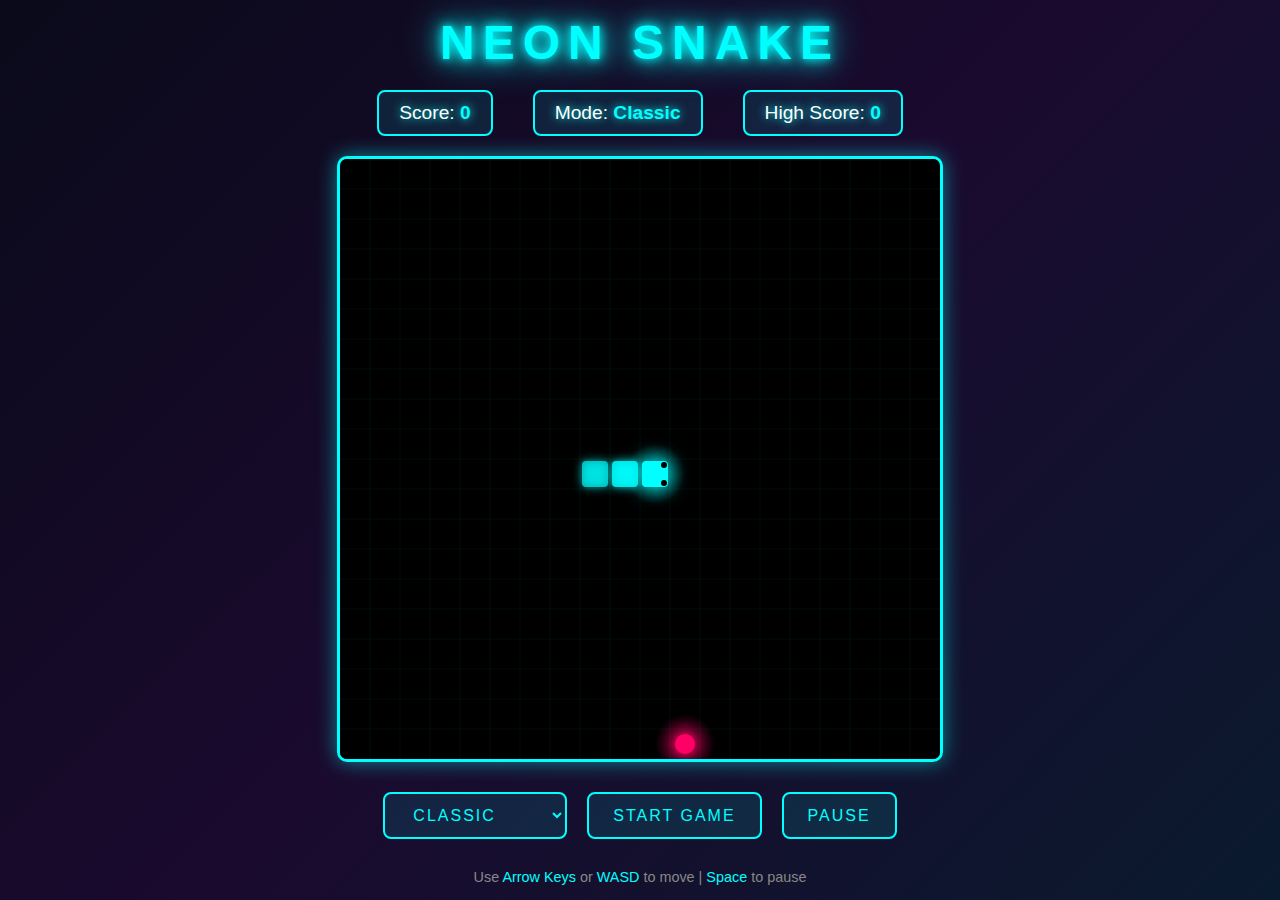
<file: neon-snake/index.html>
<!DOCTYPE html>
<html lang="en">
<head>
    <meta charset="UTF-8">
    <meta name="viewport" content="width=device-width, initial-scale=1.0">
    <title>Neon Snake</title>
    <style>
        * {
            margin: 0;
            padding: 0;
            box-sizing: border-box;
        }

        body {
            font-family: 'Segoe UI', Tahoma, Geneva, Verdana, sans-serif;
            background: linear-gradient(135deg, #0a0a1a 0%, #1a0a2e 50%, #0a1a2e 100%);
            min-height: 100vh;
            display: flex;
            justify-content: center;
            align-items: center;
            overflow: hidden;
        }

        .game-container {
            display: flex;
            flex-direction: column;
            align-items: center;
            gap: 20px;
        }

        h1 {
            font-size: 3rem;
            color: #00ffff;
            text-shadow:
                0 0 10px #00ffff,
                0 0 20px #00ffff,
                0 0 40px #00ffff;
            letter-spacing: 8px;
            text-transform: uppercase;
        }

        .game-info {
            display: flex;
            gap: 40px;
            font-size: 1.2rem;
            color: #fff;
        }

        .score, .high-score, .mode-display {
            padding: 10px 20px;
            background: rgba(0, 255, 255, 0.1);
            border: 2px solid #00ffff;
            border-radius: 8px;
            text-shadow: 0 0 10px #00ffff;
        }

        .score span, .high-score span, .mode-display span {
            color: #00ffff;
            font-weight: bold;
        }

        #gameCanvas {
            border: 3px solid #00ffff;
            border-radius: 10px;
            box-shadow:
                0 0 20px rgba(0, 255, 255, 0.5),
                inset 0 0 50px rgba(0, 255, 255, 0.1);
            background: #000;
        }

        .controls {
            display: flex;
            gap: 20px;
            margin-top: 10px;
        }

        select, button {
            padding: 12px 24px;
            font-size: 1rem;
            background: rgba(0, 255, 255, 0.1);
            border: 2px solid #00ffff;
            border-radius: 8px;
            color: #00ffff;
            cursor: pointer;
            transition: all 0.3s;
            text-transform: uppercase;
            letter-spacing: 2px;
        }

        select:hover, button:hover {
            background: rgba(0, 255, 255, 0.3);
            box-shadow: 0 0 20px rgba(0, 255, 255, 0.6);
        }

        select option {
            background: #1a1a2e;
            color: #00ffff;
        }

        .instructions {
            color: #888;
            font-size: 0.9rem;
            text-align: center;
            margin-top: 10px;
        }

        .instructions span {
            color: #00ffff;
        }

        /* Game Over Overlay */
        .game-over {
            position: fixed;
            top: 0;
            left: 0;
            width: 100%;
            height: 100%;
            background: rgba(0, 0, 0, 0.85);
            display: none;
            justify-content: center;
            align-items: center;
            flex-direction: column;
            z-index: 100;
        }

        .game-over.show {
            display: flex;
        }

        .game-over h2 {
            font-size: 4rem;
            color: #ff0066;
            text-shadow:
                0 0 10px #ff0066,
                0 0 20px #ff0066,
                0 0 40px #ff0066;
            margin-bottom: 20px;
        }

        .game-over .final-score {
            font-size: 2rem;
            color: #fff;
            margin-bottom: 30px;
        }

        .game-over .final-score span {
            color: #00ffff;
            text-shadow: 0 0 10px #00ffff;
        }

        @media (max-width: 600px) {
            h1 {
                font-size: 2rem;
            }

            .game-info {
                flex-direction: column;
                gap: 10px;
                align-items: center;
            }

            .controls {
                flex-direction: column;
            }
        }
    </style>
</head>
<body>
    <div class="game-container">
        <h1>Neon Snake</h1>

        <div class="game-info">
            <div class="score">Score: <span id="score">0</span></div>
            <div class="mode-display">Mode: <span id="modeDisplay">Classic</span></div>
            <div class="high-score">High Score: <span id="highScore">0</span></div>
        </div>

        <canvas id="gameCanvas" width="600" height="600"></canvas>

        <div class="controls">
            <select id="gameMode">
                <option value="classic">Classic</option>
                <option value="survival">Survival</option>
                <option value="speedrun">Speed Run</option>
                <option value="zen">Zen Mode</option>
            </select>
            <button id="startBtn">Start Game</button>
            <button id="pauseBtn">Pause</button>
        </div>

        <div class="instructions">
            Use <span>Arrow Keys</span> or <span>WASD</span> to move | <span>Space</span> to pause
        </div>
    </div>

    <div class="game-over" id="gameOver">
        <h2>Game Over</h2>
        <div class="final-score">Final Score: <span id="finalScore">0</span></div>
        <button id="restartBtn">Play Again</button>
    </div>

    <script>
        const canvas = document.getElementById('gameCanvas');
        const ctx = canvas.getContext('2d');

        // Game configuration
        const GRID_SIZE = 20;
        const CELL_SIZE = canvas.width / GRID_SIZE;

        // Game state
        let snake = [];
        let food = { x: 0, y: 0 };
        let direction = { x: 1, y: 0 };
        let nextDirection = { x: 1, y: 0 };
        let score = 0;
        let highScore = parseInt(localStorage.getItem('neonSnakeHighScore')) || 0;
        let gameLoop = null;
        let isPaused = false;
        let isGameOver = false;
        let gameMode = 'classic';
        let gameSpeed = 150;
        let speedRunTimer = 60;
        let speedRunInterval = null;

        // Audio context for sound effects
        let audioCtx = null;

        function initAudio() {
            if (!audioCtx) {
                audioCtx = new (window.AudioContext || window.webkitAudioContext)();
            }
        }

        function playSound(frequency, duration, type = 'sine') {
            if (!audioCtx) return;

            const oscillator = audioCtx.createOscillator();
            const gainNode = audioCtx.createGain();

            oscillator.connect(gainNode);
            gainNode.connect(audioCtx.destination);

            oscillator.frequency.value = frequency;
            oscillator.type = type;

            gainNode.gain.setValueAtTime(0.3, audioCtx.currentTime);
            gainNode.gain.exponentialRampToValueAtTime(0.01, audioCtx.currentTime + duration);

            oscillator.start(audioCtx.currentTime);
            oscillator.stop(audioCtx.currentTime + duration);
        }

        function playEatSound() {
            playSound(440, 0.1, 'sine');
            setTimeout(() => playSound(660, 0.1, 'sine'), 50);
        }

        function playDeathSound() {
            playSound(200, 0.3, 'sawtooth');
            setTimeout(() => playSound(150, 0.3, 'sawtooth'), 100);
            setTimeout(() => playSound(100, 0.5, 'sawtooth'), 200);
        }

        // Initialize game
        function initGame() {
            snake = [
                { x: 10, y: 10 },
                { x: 9, y: 10 },
                { x: 8, y: 10 }
            ];
            direction = { x: 1, y: 0 };
            nextDirection = { x: 1, y: 0 };
            score = 0;
            isGameOver = false;
            isPaused = false;

            document.getElementById('score').textContent = score;
            document.getElementById('highScore').textContent = highScore;
            document.getElementById('gameOver').classList.remove('show');
            document.getElementById('pauseBtn').textContent = 'Pause';

            spawnFood();

            // Set game speed based on mode
            switch(gameMode) {
                case 'classic':
                    gameSpeed = 150;
                    break;
                case 'survival':
                    gameSpeed = 100;
                    break;
                case 'speedrun':
                    gameSpeed = 120;
                    speedRunTimer = 60;
                    startSpeedRunTimer();
                    break;
                case 'zen':
                    gameSpeed = 200;
                    break;
            }

            document.getElementById('modeDisplay').textContent =
                gameMode.charAt(0).toUpperCase() + gameMode.slice(1);
        }

        function startSpeedRunTimer() {
            if (speedRunInterval) clearInterval(speedRunInterval);
            speedRunInterval = setInterval(() => {
                if (!isPaused && !isGameOver) {
                    speedRunTimer--;
                    if (speedRunTimer <= 0) {
                        endGame();
                    }
                }
            }, 1000);
        }

        function spawnFood() {
            let validPosition = false;
            while (!validPosition) {
                food.x = Math.floor(Math.random() * GRID_SIZE);
                food.y = Math.floor(Math.random() * GRID_SIZE);

                // Make sure food doesn't spawn on snake
                validPosition = !snake.some(segment =>
                    segment.x === food.x && segment.y === food.y
                );
            }
        }

        function update() {
            if (isPaused || isGameOver) return;

            // Update direction
            direction = { ...nextDirection };

            // Calculate new head position
            const head = {
                x: snake[0].x + direction.x,
                y: snake[0].y + direction.y
            };

            // Check wall collision
            if (gameMode !== 'zen') {
                if (head.x < 0 || head.x >= GRID_SIZE ||
                    head.y < 0 || head.y >= GRID_SIZE) {
                    endGame();
                    return;
                }
            } else {
                // Wrap around in zen mode
                if (head.x < 0) head.x = GRID_SIZE - 1;
                if (head.x >= GRID_SIZE) head.x = 0;
                if (head.y < 0) head.y = GRID_SIZE - 1;
                if (head.y >= GRID_SIZE) head.y = 0;
            }

            // Check self collision
            if (snake.some(segment => segment.x === head.x && segment.y === head.y)) {
                if (gameMode !== 'zen') {
                    endGame();
                    return;
                }
            }

            // Add new head
            snake.unshift(head);

            // Check food collision
            if (head.x === food.x && head.y === food.y) {
                score += 10;
                document.getElementById('score').textContent = score;
                playEatSound();
                spawnFood();

                // Speed up in survival mode
                if (gameMode === 'survival' && gameSpeed > 50) {
                    gameSpeed -= 2;
                    restartGameLoop();
                }
            } else {
                // Remove tail if no food eaten
                snake.pop();
            }
        }

        function draw() {
            // Clear canvas
            ctx.fillStyle = '#000';
            ctx.fillRect(0, 0, canvas.width, canvas.height);

            // Draw grid (subtle)
            ctx.strokeStyle = 'rgba(0, 255, 255, 0.05)';
            ctx.lineWidth = 1;
            for (let i = 0; i <= GRID_SIZE; i++) {
                ctx.beginPath();
                ctx.moveTo(i * CELL_SIZE, 0);
                ctx.lineTo(i * CELL_SIZE, canvas.height);
                ctx.stroke();
                ctx.beginPath();
                ctx.moveTo(0, i * CELL_SIZE);
                ctx.lineTo(canvas.width, i * CELL_SIZE);
                ctx.stroke();
            }

            // Draw food with glow
            const foodX = food.x * CELL_SIZE + CELL_SIZE / 2;
            const foodY = food.y * CELL_SIZE + CELL_SIZE / 2;

            // Food glow
            const foodGlow = ctx.createRadialGradient(foodX, foodY, 0, foodX, foodY, CELL_SIZE);
            foodGlow.addColorStop(0, 'rgba(255, 0, 102, 0.8)');
            foodGlow.addColorStop(0.5, 'rgba(255, 0, 102, 0.3)');
            foodGlow.addColorStop(1, 'rgba(255, 0, 102, 0)');
            ctx.fillStyle = foodGlow;
            ctx.fillRect(food.x * CELL_SIZE - CELL_SIZE/2, food.y * CELL_SIZE - CELL_SIZE/2,
                        CELL_SIZE * 2, CELL_SIZE * 2);

            // Food body
            ctx.fillStyle = '#ff0066';
            ctx.shadowColor = '#ff0066';
            ctx.shadowBlur = 15;
            ctx.beginPath();
            ctx.arc(foodX, foodY, CELL_SIZE / 3, 0, Math.PI * 2);
            ctx.fill();
            ctx.shadowBlur = 0;

            // Draw snake
            snake.forEach((segment, index) => {
                const x = segment.x * CELL_SIZE;
                const y = segment.y * CELL_SIZE;
                const isHead = index === 0;

                // Snake glow
                if (isHead) {
                    const headGlow = ctx.createRadialGradient(
                        x + CELL_SIZE/2, y + CELL_SIZE/2, 0,
                        x + CELL_SIZE/2, y + CELL_SIZE/2, CELL_SIZE
                    );
                    headGlow.addColorStop(0, 'rgba(0, 255, 255, 0.5)');
                    headGlow.addColorStop(1, 'rgba(0, 255, 255, 0)');
                    ctx.fillStyle = headGlow;
                    ctx.fillRect(x - CELL_SIZE/2, y - CELL_SIZE/2, CELL_SIZE * 2, CELL_SIZE * 2);
                }

                // Snake body gradient based on position
                const alpha = 1 - (index / snake.length) * 0.5;
                ctx.fillStyle = `rgba(0, 255, 255, ${alpha})`;
                ctx.shadowColor = '#00ffff';
                ctx.shadowBlur = isHead ? 20 : 10;

                // Draw segment
                const padding = 2;
                ctx.beginPath();
                ctx.roundRect(x + padding, y + padding,
                             CELL_SIZE - padding * 2, CELL_SIZE - padding * 2, 4);
                ctx.fill();

                // Head eyes
                if (isHead) {
                    ctx.fillStyle = '#000';
                    ctx.shadowBlur = 0;
                    const eyeSize = 3;
                    const eyeOffset = 6;

                    if (direction.x === 1) {
                        ctx.beginPath();
                        ctx.arc(x + CELL_SIZE - eyeOffset, y + eyeOffset, eyeSize, 0, Math.PI * 2);
                        ctx.arc(x + CELL_SIZE - eyeOffset, y + CELL_SIZE - eyeOffset, eyeSize, 0, Math.PI * 2);
                        ctx.fill();
                    } else if (direction.x === -1) {
                        ctx.beginPath();
                        ctx.arc(x + eyeOffset, y + eyeOffset, eyeSize, 0, Math.PI * 2);
                        ctx.arc(x + eyeOffset, y + CELL_SIZE - eyeOffset, eyeSize, 0, Math.PI * 2);
                        ctx.fill();
                    } else if (direction.y === -1) {
                        ctx.beginPath();
                        ctx.arc(x + eyeOffset, y + eyeOffset, eyeSize, 0, Math.PI * 2);
                        ctx.arc(x + CELL_SIZE - eyeOffset, y + eyeOffset, eyeSize, 0, Math.PI * 2);
                        ctx.fill();
                    } else {
                        ctx.beginPath();
                        ctx.arc(x + eyeOffset, y + CELL_SIZE - eyeOffset, eyeSize, 0, Math.PI * 2);
                        ctx.arc(x + CELL_SIZE - eyeOffset, y + CELL_SIZE - eyeOffset, eyeSize, 0, Math.PI * 2);
                        ctx.fill();
                    }
                }
            });

            ctx.shadowBlur = 0;

            // Draw timer for speed run mode
            if (gameMode === 'speedrun' && !isGameOver) {
                ctx.fillStyle = '#fff';
                ctx.font = '24px Segoe UI';
                ctx.textAlign = 'center';
                ctx.fillText(`Time: ${speedRunTimer}s`, canvas.width / 2, 30);
            }

            // Draw pause overlay
            if (isPaused && !isGameOver) {
                ctx.fillStyle = 'rgba(0, 0, 0, 0.7)';
                ctx.fillRect(0, 0, canvas.width, canvas.height);
                ctx.fillStyle = '#00ffff';
                ctx.font = '48px Segoe UI';
                ctx.textAlign = 'center';
                ctx.shadowColor = '#00ffff';
                ctx.shadowBlur = 20;
                ctx.fillText('PAUSED', canvas.width / 2, canvas.height / 2);
                ctx.shadowBlur = 0;
            }
        }

        function endGame() {
            isGameOver = true;
            playDeathSound();

            if (speedRunInterval) {
                clearInterval(speedRunInterval);
                speedRunInterval = null;
            }

            if (score > highScore) {
                highScore = score;
                localStorage.setItem('neonSnakeHighScore', highScore);
                document.getElementById('highScore').textContent = highScore;
            }

            document.getElementById('finalScore').textContent = score;
            document.getElementById('gameOver').classList.add('show');

            if (gameLoop) {
                clearInterval(gameLoop);
                gameLoop = null;
            }
        }

        function gameLoopFunc() {
            update();
            draw();
        }

        function startGame() {
            initAudio();
            initGame();

            if (gameLoop) clearInterval(gameLoop);
            gameLoop = setInterval(gameLoopFunc, gameSpeed);
        }

        function restartGameLoop() {
            if (gameLoop) clearInterval(gameLoop);
            gameLoop = setInterval(gameLoopFunc, gameSpeed);
        }

        function togglePause() {
            if (isGameOver) return;
            isPaused = !isPaused;
            document.getElementById('pauseBtn').textContent = isPaused ? 'Resume' : 'Pause';
            draw();
        }

        // Event listeners
        document.addEventListener('keydown', (e) => {
            initAudio();

            if (e.code === 'Space') {
                e.preventDefault();
                togglePause();
                return;
            }

            if (isPaused || isGameOver) return;

            switch(e.key) {
                case 'ArrowUp':
                case 'w':
                case 'W':
                    if (direction.y !== 1) {
                        nextDirection = { x: 0, y: -1 };
                    }
                    break;
                case 'ArrowDown':
                case 's':
                case 'S':
                    if (direction.y !== -1) {
                        nextDirection = { x: 0, y: 1 };
                    }
                    break;
                case 'ArrowLeft':
                case 'a':
                case 'A':
                    if (direction.x !== 1) {
                        nextDirection = { x: -1, y: 0 };
                    }
                    break;
                case 'ArrowRight':
                case 'd':
                case 'D':
                    if (direction.x !== -1) {
                        nextDirection = { x: 1, y: 0 };
                    }
                    break;
            }
        });

        document.getElementById('startBtn').addEventListener('click', startGame);
        document.getElementById('pauseBtn').addEventListener('click', togglePause);
        document.getElementById('restartBtn').addEventListener('click', startGame);

        document.getElementById('gameMode').addEventListener('change', (e) => {
            gameMode = e.target.value;
            if (speedRunInterval) {
                clearInterval(speedRunInterval);
                speedRunInterval = null;
            }
        });

        // Initial draw
        document.getElementById('highScore').textContent = highScore;
        initGame();
        draw();
    </script>
</body>
</html>
</file>
<file: blackjack/style.css>
/* ===== CSS CUSTOM PROPERTIES ===== */
:root {
  /* Surfaces */
  --void-black: #0A0A0A;
  --smoke-dark: #1A1A1A;
  --smoke-mid: #2A2A2A;
  --smoke-light: #3A3A3A;

  /* Accents */
  --gold-bright: #D4A843;
  --gold-dim: #8B7332;
  --gold-glow: rgba(212,168,67,0.15);

  /* Semantic */
  --blood-red: #8B1A1A;
  --blood-bright: #C62828;
  --whiskey-amber: #B8860B;
  --cigar-ember: #D2691E;
  --ash-white: #D4D0C8;
  --ivory: #FFFDE7;
  --shadow-deep: rgba(0,0,0,0.70);
  --shadow-mid: rgba(0,0,0,0.45);

  /* Chips */
  --chip-obsidian: #1C1C1C;
  --chip-crimson: #8B1A1A;
  --chip-gold: #D4A843;
  --chip-ivory: #D4D0C8;
  --chip-onyx-rim: #333333;

  /* Card Theme */
  --card-parchment: #2A2520;
  --card-parchment-light: #3A342E;
  --card-inner-border: var(--gold-dim);
  --card-outer-border: var(--smoke-light);
  --card-rank-color: var(--ash-white);
  --card-suit-dark: var(--ash-white);
  --card-suit-blood: var(--blood-red);
  --card-back-bg: var(--smoke-dark);
  --card-back-pattern: var(--gold-dim);
  --card-shadow-rest: 4px 4px 12px var(--shadow-deep);
  --card-shadow-flight: 0 8px 24px var(--shadow-deep);
  --card-shadow-win: 0 0 16px var(--gold-glow);

  /* Card Dimensions */
  --card-width: 90px;
  --card-height: calc(var(--card-width) * 1.4);

  /* Animation Timing */
  --anim-card-deal: 220ms;
  --anim-card-flip: 350ms;
  --anim-chip-bounce: 300ms;
  --anim-button-fade: 150ms;
  --anim-result-fade: 400ms;
  --anim-balance-tween: 600ms;
  --anim-shake: 200ms;
  --anim-glow-pulse: 2000ms;
  --ease-deal: cubic-bezier(0.25, 0.46, 0.45, 0.94);
  --ease-bounce: cubic-bezier(0.34, 1.56, 0.64, 1.00);
  --ease-fade: ease-out;

  /* Z-Index */
  --z-table: 1;
  --z-cards: 10;
  --z-status: 20;
  --z-actions: 30;
  --z-particles: 45;
  --z-overlay: 50;
  --z-vignette: 100;
  --z-grain: 101;
}

@media (max-width: 1023px) {
  :root { --card-width: 72px; }
}
@media (max-width: 599px) {
  :root { --card-width: 60px; }
}

/* ===== RESET & BASE ===== */
*, *::before, *::after { box-sizing: border-box; margin: 0; padding: 0; }
html, body {
  width: 100%; min-height: 100dvh;
  background: var(--void-black);
  color: var(--ash-white);
  font-family: 'Raleway', sans-serif;
  overflow-x: hidden;
}

/* ===== ATMOSPHERIC LAYERS ===== */
body::before {
  content: '';
  position: fixed; inset: 0;
  background: radial-gradient(ellipse at center, transparent 30%, rgba(0,0,0,0.6) 100%);
  pointer-events: none;
  z-index: var(--z-vignette);
}
body::after {
  content: '';
  position: fixed; inset: 0;
  background-image: url("data:image/svg+xml,%3Csvg viewBox='0 0 200 200' xmlns='http://www.w3.org/2000/svg'%3E%3Cfilter id='n'%3E%3CfeTurbulence type='fractalNoise' baseFrequency='0.9' numOctaves='4' stitchTiles='stitch'/%3E%3C/filter%3E%3Crect width='100%25' height='100%25' filter='url(%23n)' opacity='1'/%3E%3C/svg%3E");
  opacity: 0.04;
  pointer-events: none;
  z-index: var(--z-grain);
}

/* ===== GAME TABLE GRID ===== */
.game-table {
  display: grid;
  grid-template-rows: [header] auto [dealer] 1fr [status] auto [bet-zone] auto [player] 1fr [actions] auto;
  grid-template-columns: 1fr;
  min-height: 100dvh;
  max-width: 900px;
  margin: 0 auto;
  padding: 16px;
  gap: 8px;
  position: relative;
  z-index: var(--z-table);
  background: radial-gradient(ellipse at 50% 40%, #252525 0%, var(--smoke-dark) 70%);
}

/* ===== HEADER ===== */
.header {
  grid-row: header;
  display: flex;
  align-items: center;
  justify-content: space-between;
  min-height: 48px;
  padding: 0 4px;
  border-bottom: 1px solid var(--gold-dim);
}
.game-title {
  font-family: 'Bodoni Moda', serif;
  font-size: 1.4rem;
  font-weight: 700;
  color: var(--gold-bright);
  letter-spacing: 0.05em;
  text-shadow: 0 0 20px var(--gold-glow);
}
.game-title span { color: var(--ash-white); font-size: 0.9em; }
.header-center {
  display: flex;
  flex-direction: column;
  align-items: center;
}
.balance-label {
  font-family: 'Raleway', sans-serif;
  font-size: 0.7rem;
  font-weight: 600;
  color: var(--gold-dim);
  letter-spacing: 0.06em;
  text-transform: uppercase;
}
.balance-value {
  font-family: 'Fira Code', monospace;
  font-size: 1.1rem;
  color: var(--ash-white);
}
.header-icons {
  display: flex;
  gap: 4px;
  align-items: center;
}
.icon-btn {
  background: none;
  border: none;
  cursor: pointer;
  color: var(--ash-white);
  padding: 10px;
  border-radius: 4px;
  transition: color 0.15s;
  display: flex;
  align-items: center;
  justify-content: center;
}
.icon-btn:hover, .icon-btn:focus { color: var(--gold-bright); outline: none; }
.icon-btn svg { width: 20px; height: 20px; stroke: currentColor; fill: none; stroke-width: 1.5; stroke-linecap: round; stroke-linejoin: round; }

/* ===== DEALER AREA ===== */
.dealer-area {
  grid-row: dealer;
  display: flex;
  flex-direction: column;
  align-items: center;
  justify-content: flex-end;
  padding-bottom: 8px;
  min-height: 140px;
  position: relative;
  box-shadow: 0 0 120px 40px rgba(212,168,67,0.06);
}
.area-label {
  font-family: 'Raleway', sans-serif;
  font-size: 0.7rem;
  font-weight: 600;
  letter-spacing: 0.1em;
  text-transform: uppercase;
  color: var(--gold-dim);
  margin-bottom: 6px;
}
.hand {
  display: flex;
  justify-content: center;
  position: relative;
}
.hand .card { margin-left: -28px; }
.hand .card:first-child { margin-left: 0; }
.hand-total-badge {
  position: absolute;
  right: -8px;
  top: -24px;
  font-family: 'Fira Code', monospace;
  font-size: 0.8rem;
  background: var(--smoke-mid);
  border: 1px solid var(--gold-dim);
  color: var(--ash-white);
  padding: 2px 6px;
  border-radius: 4px;
  white-space: nowrap;
  z-index: var(--z-cards);
}

/* ===== STATUS BANNER ===== */
.status-banner {
  grid-row: status;
  display: flex;
  align-items: center;
  justify-content: center;
  min-height: 40px;
  z-index: var(--z-status);
}
.status-text {
  font-family: 'Raleway', sans-serif;
  font-weight: 600;
  font-size: 0.95rem;
  letter-spacing: 0.05em;
  text-align: center;
  padding: 6px 16px;
  border-radius: 4px;
  transition: all var(--anim-result-fade) var(--ease-fade);
}
.status-text.win { color: var(--gold-bright); }
.status-text.loss { color: var(--blood-red); }
.status-text.push { color: var(--whiskey-amber); }
.status-text.blackjack { color: var(--gold-bright); text-shadow: 0 0 20px var(--gold-glow); font-family: 'Bodoni Moda', serif; font-size: 1.2rem; }
.status-text.bust { color: var(--blood-bright); font-family: 'Bodoni Moda', serif; font-size: 1.2rem; }
.status-dots::after { content: ''; animation: dots 1.2s infinite; }
@keyframes dots { 0%{content:'.'} 33%{content:'..'} 66%{content:'...'} }

/* ===== BET ZONE ===== */
.bet-zone {
  grid-row: bet-zone;
  display: flex;
  flex-direction: column;
  align-items: center;
  justify-content: center;
  min-height: 64px;
  gap: 2px;
}
.bet-display {
  display: flex;
  flex-direction: column;
  align-items: center;
  gap: 2px;
}
.bet-line {
  font-family: 'Raleway', sans-serif;
  font-weight: 600;
  font-size: 0.85rem;
  letter-spacing: 0.06em;
  text-transform: uppercase;
  color: var(--gold-bright);
  display: flex;
  gap: 4px;
  align-items: baseline;
}
.bet-line span { font-family: 'Fira Code', monospace; }
.bet-separator { width: 120px; height: 1px; background: var(--gold-dim); margin: 2px 0; }
.balance-line {
  font-family: 'Raleway', sans-serif;
  font-size: 0.8rem;
  color: var(--ash-white);
  display: flex;
  gap: 4px;
  align-items: baseline;
}
.balance-line span { font-family: 'Fira Code', monospace; }
.chip-stack-visual {
  display: flex;
  flex-direction: column-reverse;
  align-items: center;
  height: 24px;
  margin-bottom: 4px;
}
.chip-visual {
  width: 32px; height: 8px;
  border-radius: 4px;
  border: 1px solid var(--chip-onyx-rim);
  margin-top: -4px;
  position: relative;
}
@media (max-width: 599px) { .chip-stack-visual { display: none; } }

/* ===== PLAYER AREA ===== */
.player-area {
  grid-row: player;
  display: flex;
  flex-direction: column;
  align-items: center;
  justify-content: flex-start;
  padding-top: 8px;
  min-height: 140px;
  position: relative;
  box-shadow: 0 0 120px 40px rgba(212,168,67,0.06);
}
.split-hands {
  display: flex;
  gap: 24px;
  justify-content: center;
  align-items: flex-start;
}
.split-hand-label {
  font-size: 0.7rem;
  color: var(--gold-dim);
  text-align: center;
  margin-top: 4px;
  font-family: 'Raleway', sans-serif;
  font-weight: 600;
}
.split-hand-label.active { color: var(--gold-bright); border-bottom: 1px solid var(--gold-bright); }

/* ===== CARD STYLES ===== */
.card {
  width: var(--card-width);
  height: var(--card-height);
  perspective: 800px;
  flex-shrink: 0;
  position: relative;
  z-index: var(--z-cards);
}
.card-inner {
  position: relative;
  width: 100%;
  height: 100%;
  transform-style: preserve-3d;
  transition: transform var(--anim-card-flip) var(--ease-deal);
  box-shadow: var(--card-shadow-rest);
  border-radius: 8px;
}
.card-inner.face-up { transform: rotateY(180deg); }
.card-face, .card-back {
  position: absolute;
  inset: 0;
  backface-visibility: hidden;
  -webkit-backface-visibility: hidden;
  border-radius: 8px;
}
.card-face {
  background: var(--card-parchment);
  transform: rotateY(180deg);
  border: 1px solid var(--card-outer-border);
  display: flex;
  flex-direction: column;
  padding: 4px;
  overflow: hidden;
}
.card-face::before {
  content: '';
  position: absolute;
  inset: 4px;
  border: 1px solid var(--card-inner-border);
  border-radius: 2px;
  pointer-events: none;
}
.card-back {
  background: var(--card-back-bg);
  border: 1px solid var(--gold-dim);
  background-image:
    repeating-linear-gradient(45deg, transparent, transparent 8px, rgba(139,115,50,0.15) 8px, rgba(139,115,50,0.15) 9px),
    repeating-linear-gradient(-45deg, transparent, transparent 8px, rgba(139,115,50,0.15) 8px, rgba(139,115,50,0.15) 9px);
}
.card-back::after {
  content: '♦';
  position: absolute;
  top: 50%; left: 50%;
  transform: translate(-50%, -50%);
  font-size: 1.6rem;
  color: var(--gold-bright);
  opacity: 0.5;
}

/* Card corner pips */
.corner {
  display: flex;
  flex-direction: column;
  align-items: center;
  line-height: 1;
  position: absolute;
}
.corner-tl { top: 5px; left: 5px; }
.corner-br { bottom: 5px; right: 5px; transform: rotate(180deg); }
.corner-rank {
  font-family: 'Bodoni Moda', serif;
  font-size: 1rem;
  font-weight: 700;
  color: var(--card-rank-color);
  line-height: 1;
}
.corner-suit { font-size: 0.65rem; line-height: 1; margin-top: 1px; }
.suit-spade, .suit-club { color: var(--card-suit-dark); }
.suit-heart, .suit-diamond { color: var(--card-suit-blood); }

/* Card center */
.card-center {
  flex: 1;
  display: flex;
  align-items: center;
  justify-content: center;
  padding: 16px 6px 6px 6px;
}
.center-pip { font-size: 2rem; }
.face-monogram {
  font-family: 'Bodoni Moda', serif;
  font-size: 1.8rem;
  font-weight: 700;
  color: var(--gold-bright);
  text-shadow: 0 0 6px var(--gold-glow);
  line-height: 1;
}
.face-card-center {
  display: flex;
  flex-direction: column;
  align-items: center;
  gap: 2px;
}
.face-suit { font-size: 1.4rem; }
.ace-center {
  display: flex;
  flex-direction: column;
  align-items: center;
}
.ace-rule { width: 60%; height: 1px; background: var(--gold-dim); margin: 4px 0; }
.ace-pip { font-size: 2.2rem; filter: drop-shadow(0 0 8px var(--gold-glow)); }

/* Card deal animation */
@keyframes card-deal {
  from { transform: translateY(-60px) translateX(60px) rotate(3deg) scale(0.85); opacity: 0; box-shadow: var(--card-shadow-flight); }
  to { transform: translateY(0) translateX(0) rotate(0deg) scale(1); opacity: 1; box-shadow: var(--card-shadow-rest); }
}
.card-inner.dealing {
  animation: card-deal var(--anim-card-deal) var(--ease-deal) forwards;
}
@keyframes card-reveal-flip {
  0%   { transform: rotateY(0deg)   scale(1.0); }
  50%  { transform: rotateY(90deg)  scale(1.05); }
  100% { transform: rotateY(180deg) scale(1.0); }
}
.card-inner.revealing {
  animation: card-reveal-flip var(--anim-card-flip) var(--ease-deal) forwards;
}
.card-inner.win-glow { box-shadow: var(--card-shadow-win) !important; }

/* BUST stamp */
.bust-stamp {
  position: absolute;
  top: 50%; left: 50%;
  transform: translate(-50%, -50%) rotate(-15deg);
  font-family: 'Bodoni Moda', serif;
  font-size: 1.4rem;
  font-weight: 900;
  color: var(--blood-bright);
  border: 2px solid var(--blood-bright);
  padding: 2px 8px;
  border-radius: 4px;
  opacity: 0;
  pointer-events: none;
  white-space: nowrap;
  z-index: 50;
  animation: bust-pop 0.2s ease-out forwards;
}
@keyframes bust-pop {
  from { transform: translate(-50%,-50%) rotate(-15deg) scale(1.3); opacity: 0; }
  to   { transform: translate(-50%,-50%) rotate(-15deg) scale(1.0); opacity: 1; }
}

/* ===== ACTION BAR ===== */
.action-bar {
  grid-row: actions;
  display: flex;
  flex-direction: column;
  align-items: center;
  justify-content: center;
  min-height: 56px;
  gap: 10px;
  z-index: var(--z-actions);
  padding: 8px 0;
}
@media (max-width: 599px) {
  .action-bar {
    position: sticky;
    bottom: 0;
    background: var(--smoke-dark);
    border-top: 1px solid var(--gold-dim);
    padding: 8px 16px;
  }
}
.btn-row {
  display: flex;
  gap: 8px;
  align-items: center;
  flex-wrap: wrap;
  justify-content: center;
}
.chip-row {
  display: flex;
  gap: 10px;
  align-items: center;
  justify-content: center;
}
.deal-row {
  display: flex;
  gap: 10px;
  align-items: center;
  justify-content: center;
}

/* Buttons */
.btn {
  font-family: 'Raleway', sans-serif;
  font-weight: 600;
  font-size: 0.85rem;
  letter-spacing: 0.03em;
  padding: 10px 20px;
  border-radius: 4px;
  border: 1px solid var(--smoke-light);
  background: var(--smoke-mid);
  color: var(--ash-white);
  cursor: pointer;
  transition: all var(--anim-button-fade) ease;
  min-height: 48px;
  min-width: 70px;
  position: relative;
}
.btn:hover:not(:disabled):not([aria-disabled="true"]) {
  border-color: var(--gold-dim);
  background: var(--smoke-light);
}
.btn:disabled, .btn[aria-disabled="true"] {
  opacity: 0.3;
  cursor: not-allowed;
}
.btn-gold {
  border-color: var(--gold-bright);
  color: var(--gold-bright);
}
.btn-gold:not(:disabled):not([aria-disabled="true"]) {
  animation: pulse-gold var(--anim-glow-pulse) ease-in-out infinite;
}
@keyframes pulse-gold {
  0%, 100% { box-shadow: 0 0 4px var(--gold-glow); }
  50% { box-shadow: 0 0 12px rgba(212,168,67,0.4); }
}
.btn-danger { color: var(--blood-red); border-color: var(--blood-red); }
.btn-danger:not(:disabled):hover { background: rgba(139,26,26,0.15); }
.btn-clear { font-size: 0.8rem; padding: 8px 14px; min-height: 40px; }

.btn.shake, .chip-btn.shake { animation: btn-shake 0.2s ease-out; }
@keyframes btn-shake {
  0%,100%{transform:translateX(0)} 25%{transform:translateX(-4px)} 75%{transform:translateX(4px)}
}

/* Chip buttons */
.chip-btn {
  width: 52px; height: 52px;
  border-radius: 50%;
  border: 3px solid var(--chip-onyx-rim);
  cursor: pointer;
  display: flex;
  align-items: center;
  justify-content: center;
  font-family: 'Bodoni Moda', serif;
  font-weight: 700;
  font-size: 0.8rem;
  color: var(--ash-white);
  transition: all 0.15s;
  position: relative;
  box-shadow: inset 0 2px 4px rgba(255,255,255,0.1), 0 2px 4px var(--shadow-deep);
}
.chip-btn:hover:not(:disabled) { box-shadow: 0 0 8px var(--gold-glow), inset 0 2px 4px rgba(255,255,255,0.1); transform: scale(1.05); }
.chip-btn:disabled { opacity: 0.3; cursor: not-allowed; }
.chip-5  { background: radial-gradient(circle at 40% 40%, #2c2c2c, var(--chip-obsidian)); }
.chip-10 { background: radial-gradient(circle at 40% 40%, #a02020, var(--chip-crimson)); }
.chip-25 { background: radial-gradient(circle at 40% 40%, #e8b850, var(--chip-gold)); color: #1a1a1a; }
.chip-50 { background: radial-gradient(circle at 40% 40%, #e0dcd0, var(--chip-ivory)); color: #1a1a1a; }

/* Tooltip */
.tooltip-container { position: relative; display: inline-block; }
.tooltip {
  display: none;
  position: absolute;
  bottom: calc(100% + 8px);
  left: 50%;
  transform: translateX(-50%);
  background: var(--smoke-mid);
  border: 1px solid var(--gold-dim);
  color: var(--ash-white);
  font-size: 0.75rem;
  padding: 6px 10px;
  border-radius: 4px;
  white-space: nowrap;
  z-index: var(--z-overlay);
  pointer-events: none;
  font-family: 'Raleway', sans-serif;
}
.tooltip-container:hover .tooltip { display: block; }

/* ===== PANELS ===== */
.panel-scrim {
  display: none;
  position: fixed; inset: 0;
  background: var(--shadow-deep);
  opacity: 0.5;
  z-index: calc(var(--z-overlay) - 1);
}
.panel-scrim.open { display: block; }
.panel {
  position: fixed;
  top: 0; right: 0; bottom: 0;
  width: min(360px, 85vw);
  background: var(--smoke-mid);
  backdrop-filter: blur(8px);
  z-index: var(--z-overlay);
  transform: translateX(100%);
  transition: transform 250ms var(--ease-deal);
  display: flex;
  flex-direction: column;
  border-left: 1px solid var(--smoke-light);
}
.panel.open { transform: translateX(0); }
.panel-header {
  display: flex;
  align-items: center;
  justify-content: space-between;
  padding: 16px;
  border-bottom: 1px solid var(--smoke-light);
}
.panel-title {
  font-family: 'Raleway', sans-serif;
  font-weight: 600;
  font-size: 0.85rem;
  letter-spacing: 0.06em;
  text-transform: uppercase;
  color: var(--ash-white);
}
.panel-close {
  background: none; border: none; cursor: pointer;
  color: var(--ash-white); font-size: 1.1rem; padding: 4px 8px;
  border-radius: 4px; transition: color 0.15s;
}
.panel-close:hover { color: var(--gold-bright); }
.panel-body { flex: 1; overflow-y: auto; padding: 12px; }
.panel-footer {
  padding: 12px 16px;
  border-top: 1px solid var(--smoke-light);
  font-family: 'Raleway', sans-serif;
  font-size: 0.8rem;
  color: var(--ash-white);
  display: flex;
  justify-content: space-between;
  align-items: center;
}
.panel-nav-btn {
  background: none; border: none; cursor: pointer;
  color: var(--gold-bright); font-family: 'Raleway', sans-serif;
  font-size: 0.8rem; padding: 0;
  text-decoration: underline;
}

/* History rows */
.history-empty, .stats-empty {
  display: flex; flex-direction: column; align-items: center; justify-content: center;
  height: 200px; gap: 8px;
  font-family: 'Raleway', sans-serif; font-style: italic;
  color: var(--ash-white); font-size: 0.9rem; text-align: center; line-height: 1.6;
}
.history-row {
  padding: 10px 4px;
  border-bottom: 1px dashed var(--smoke-light);
}
.history-row-top {
  display: flex; justify-content: space-between; align-items: baseline;
  font-family: 'Raleway', sans-serif; font-weight: 600; font-size: 0.85rem;
}
.history-row-cards {
  font-family: 'Fira Code', monospace; font-size: 0.78rem;
  color: var(--ash-white); opacity: 0.7; margin-top: 3px;
}
.h-outcome-WIN, .h-outcome-BLACKJACK { color: var(--gold-bright); }
.h-outcome-LOSS { color: var(--blood-red); }
.h-outcome-PUSH { color: var(--whiskey-amber); }
.h-outcome-SURRENDER { color: var(--ash-white); opacity: 0.6; }
.h-payout-pos { font-family: 'Fira Code', monospace; color: var(--gold-bright); }
.h-payout-neg { font-family: 'Fira Code', monospace; color: var(--blood-red); }
.h-payout-zero { font-family: 'Fira Code', monospace; color: var(--ash-white); }
.h-balance { font-family: 'Fira Code', monospace; color: var(--ash-white); opacity: 0.7; font-size: 0.8rem; }
.split-subrow { padding-left: 12px; margin-top: 4px; font-size: 0.8rem; }

/* Stats panel */
.stats-section { margin-bottom: 12px; padding-bottom: 12px; border-bottom: 1px solid var(--smoke-light); }
.stats-section:last-child { border-bottom: none; }
.stats-heading {
  font-family: 'Raleway', sans-serif; font-weight: 600; font-size: 0.78rem;
  letter-spacing: 0.06em; text-transform: uppercase; color: var(--ash-white); margin-bottom: 8px;
}
.stats-row {
  display: flex; justify-content: space-between; align-items: baseline;
  font-size: 0.85rem; margin-bottom: 4px;
}
.stats-label { font-family: 'Raleway', sans-serif; color: var(--ash-white); opacity: 0.8; }
.stats-val { font-family: 'Fira Code', monospace; }
.stats-val-pos { color: var(--gold-bright); }
.stats-val-neg { color: var(--blood-red); }
.stats-val-neu { color: var(--ash-white); }
.stats-bar-container { margin-bottom: 8px; }
.stats-bar {
  display: flex; height: 8px; border-radius: 4px; overflow: hidden;
  background: var(--smoke-dark); margin-bottom: 6px;
}
.stats-bar-win { background: var(--gold-bright); transition: width 400ms var(--ease-deal); }
.stats-bar-loss { background: var(--blood-red); transition: width 400ms var(--ease-deal); }
.stats-bar-push { background: var(--whiskey-amber); transition: width 400ms var(--ease-deal); }
.stats-bar-legend { display: flex; flex-direction: column; gap: 3px; }
.stats-legend-row { display: flex; justify-content: space-between; font-family: 'Fira Code', monospace; font-size: 0.78rem; }
.dot { display: inline-block; width: 8px; height: 8px; border-radius: 50%; margin-right: 6px; vertical-align: middle; }
.dot-win { background: var(--gold-bright); }
.dot-loss { background: var(--blood-red); }
.dot-push { background: var(--whiskey-amber); }
.stats-compassion {
  font-family: 'Raleway', sans-serif; font-style: italic; font-size: 0.8rem;
  color: var(--ash-white); margin-top: 6px; line-height: 1.5;
}
.rounds-display {
  text-align: center; font-family: 'Fira Code', monospace; font-size: 1rem;
  color: var(--ash-white); margin-bottom: 8px;
  letter-spacing: 0.03em;
}

/* ===== ONBOARDING OVERLAY ===== */
.onboarding {
  display: none;
  position: fixed; inset: 0;
  background: var(--shadow-deep);
  z-index: calc(var(--z-overlay) + 10);
  align-items: center; justify-content: center;
}
.onboarding.open { display: flex; }
.onboarding-card {
  background: var(--smoke-mid);
  border: 1px solid var(--gold-dim);
  border-radius: 8px;
  padding: 32px;
  max-width: 420px;
  width: 90vw;
  position: relative;
}
.onboarding-title {
  font-family: 'Bodoni Moda', serif;
  font-size: 1.4rem;
  color: var(--gold-bright);
  margin-bottom: 16px;
  text-align: center;
}
.onboarding-panel { display: none; }
.onboarding-panel.active { display: block; }
.onboarding-panel p {
  font-size: 0.9rem; line-height: 1.7; color: var(--ash-white); margin-bottom: 8px;
}
.onboarding-panel ul { margin-left: 20px; margin-bottom: 8px; }
.onboarding-panel li { font-size: 0.9rem; line-height: 1.7; color: var(--ash-white); }
.onboarding-nav {
  display: flex; justify-content: space-between; align-items: center; margin-top: 20px;
}
.onboarding-dots { display: flex; gap: 6px; }
.onboarding-dot {
  width: 8px; height: 8px; border-radius: 50%;
  background: var(--smoke-light); transition: background 0.2s;
}
.onboarding-dot.active { background: var(--gold-bright); }

/* ===== HELP PANEL ===== */
.help-content p { font-size: 0.88rem; line-height: 1.7; color: var(--ash-white); margin-bottom: 10px; }
.help-content h3 {
  font-family: 'Bodoni Moda', serif; font-size: 1rem; color: var(--gold-bright);
  margin: 12px 0 6px;
}
.glossary-term { font-weight: 600; color: var(--gold-dim); }

/* ===== INSURANCE MODAL ===== */
.insurance-modal {
  display: none;
  position: fixed; inset: 0;
  background: var(--shadow-deep);
  z-index: calc(var(--z-overlay) + 5);
  align-items: center; justify-content: center;
}
.insurance-modal.open { display: flex; }
.insurance-box {
  background: var(--smoke-mid);
  border: 1px solid var(--gold-dim);
  border-radius: 8px;
  padding: 24px;
  max-width: 340px;
  width: 90vw;
  text-align: center;
}
.insurance-title {
  font-family: 'Bodoni Moda', serif; font-size: 1.1rem;
  color: var(--gold-bright); margin-bottom: 10px;
}
.insurance-desc { font-size: 0.88rem; color: var(--ash-white); line-height: 1.6; margin-bottom: 16px; }
.insurance-btns { display: flex; gap: 10px; justify-content: center; }

/* ===== RESPONSIBLE GAMING BANNER ===== */
.resp-banner {
  display: none;
  position: fixed; bottom: 60px; left: 50%; transform: translateX(-50%);
  background: var(--smoke-mid); border: 1px solid var(--gold-dim);
  border-radius: 4px; padding: 10px 16px; max-width: 400px; width: 90vw;
  z-index: calc(var(--z-overlay) - 2);
  font-size: 0.85rem; color: var(--ash-white); text-align: center;
}
.resp-banner.open { display: block; }
.resp-banner button {
  background: none; border: none; cursor: pointer; color: var(--gold-bright);
  font-size: 0.8rem; text-decoration: underline; margin-left: 8px;
}

/* ===== PARTICLE CANVAS ===== */
#particle-canvas {
  position: fixed; inset: 0;
  pointer-events: none;
  z-index: var(--z-particles);
}

/* ===== REDUCED MOTION ===== */
@media (prefers-reduced-motion: reduce) {
  *, *::before, *::after {
    animation-duration: 0ms !important;
    transition-duration: 0ms !important;
  }
  .panel { transition: none !important; }
}

/* ===== MISC ===== */
.hidden { display: none !important; }
.dim { opacity: 0.5; transition: opacity 0.3s; }
</file>
<file: community-action-project/styles.css>
/* ── Custom Properties ─────────────────────────────────────────── */
:root {
  --sky:          #87CEEB;
  --sky-light:    #B3E5FC;
  --sky-pale:     #F0F8FF;
  --pink-hot:     #E91E8C;
  --pink-soft:    #F8BBD9;
  --pink-cloud:   #F48FB1;
  --blue-bold:    #1565C0;
  --blue-royal:   #1A237E;
  --purple:       #7B1FA2;
  --yellow:       #FDD835;
  --green:        #66BB6A;
  --mint:         #C8E6C9;
  --lavender:     #D1C4E9;
  --white:        #ffffff;

  --font-script:  'Dancing Script', cursive;
  --font-display: 'Fredoka One', sans-serif;
  --font-heading: 'Nunito', sans-serif;
  --font-body:    'Poppins', sans-serif;

  --container-max: 1100px;
  --radius:        1rem;
  --shadow:        0 4px 20px rgba(0, 0, 0, 0.12);
  --transition:    0.25s ease;
}

/* ── Reset ─────────────────────────────────────────────────────── */
*, *::before, *::after { box-sizing: border-box; margin: 0; padding: 0; }
html { scroll-behavior: smooth; }
body {
  font-family: var(--font-body);
  color: var(--blue-royal);
  background: var(--sky-pale);
  line-height: 1.6;
}
img { max-width: 100%; height: auto; display: block; }
a { color: var(--blue-bold); }
a:hover { text-decoration: underline; }

/* ── Container ─────────────────────────────────────────────────── */
.container {
  width: 100%;
  max-width: var(--container-max);
  margin: 0 auto;
  padding: 0 1.25rem;
}

/* ── Buttons ───────────────────────────────────────────────────── */
.btn {
  display: inline-block;
  padding: 0.75rem 1.75rem;
  border-radius: 2rem;
  font-family: var(--font-heading);
  font-weight: 700;
  font-size: 1rem;
  text-decoration: none;
  transition: transform var(--transition), box-shadow var(--transition), background var(--transition), color var(--transition);
  cursor: pointer;
  border: none;
}
.btn:hover {
  transform: scale(1.06);
  box-shadow: 0 6px 20px rgba(0, 0, 0, 0.22);
  text-decoration: none;
}
.btn--primary  { background: var(--pink-hot); color: var(--white); }
.btn--secondary { background: var(--yellow); color: var(--blue-royal); }
.btn--outline {
  background: transparent;
  color: var(--blue-bold);
  border: 2.5px solid var(--blue-bold);
}
.btn--outline:hover { background: var(--blue-bold); color: var(--white); }

/* ── Section base ──────────────────────────────────────────────── */
.section { padding: 4rem 0; }
.section__title {
  font-family: var(--font-display);
  font-size: clamp(1.6rem, 4vw, 2.4rem);
  color: var(--blue-royal);
  text-align: center;
  margin-bottom: 2rem;
}

/* ── Noscript ──────────────────────────────────────────────────── */
.noscript-banner {
  background: var(--yellow);
  color: var(--blue-royal);
  padding: 0.75rem 1.25rem;
  text-align: center;
  font-family: var(--font-heading);
  font-weight: 600;
}

/* ══════════════════════════════════════════════════════════════════
   HERO
══════════════════════════════════════════════════════════════════ */
.hero {
  background: linear-gradient(160deg, var(--sky) 0%, var(--sky-light) 55%, #daeeff 100%);
  padding: 3rem 1.25rem 2.5rem;
  text-align: center;
  position: relative;
  overflow: hidden;
}

/* Decorative cloud blobs */
.hero::before,
.hero::after {
  content: '';
  position: absolute;
  background: rgba(255, 255, 255, 0.22);
  border-radius: 50%;
  pointer-events: none;
}
.hero::before { width: 420px; height: 210px; top: -70px; left: -90px; }
.hero::after  { width: 320px; height: 160px; bottom: 30px; right: -70px; }

.hero__inner {
  max-width: var(--container-max);
  margin: 0 auto;
}

.hero__logo-wrap {
  display: flex;
  justify-content: center;
  margin-bottom: 1.25rem;
}
.hero__logo {
  height: 110px;
  width: auto;
  border-radius: 2rem;
  box-shadow: 0 4px 18px rgba(0, 0, 0, 0.12);
}

.hero__content { max-width: 820px; margin: 0 auto; }

.hero__presents {
  font-family: var(--font-heading);
  font-size: 0.95rem;
  font-variant: small-caps;
  letter-spacing: 0.14em;
  color: var(--blue-royal);
  opacity: 0.75;
  margin-bottom: 0.35rem;
}

.hero__title {
  display: flex;
  flex-direction: column;
  align-items: center;
  gap: 0.05rem;
  margin-bottom: 0.9rem;
}

.hero__magical {
  font-family: var(--font-script);
  font-size: clamp(2.8rem, 9vw, 5.2rem);
  color: var(--pink-hot);
  line-height: 1;
  text-shadow: 2px 2px 0 rgba(255, 255, 255, 0.55);
}

.hero__marvelous {
  font-family: var(--font-display);
  font-size: clamp(2.2rem, 7vw, 4.8rem);
  color: var(--blue-bold);
  line-height: 1;
  letter-spacing: 0.06em;
  text-shadow: 3px 3px 0 rgba(255, 255, 255, 0.45), -1px -1px 0 var(--blue-royal);
}

.hero__memories {
  font-family: var(--font-display);
  font-size: clamp(1.1rem, 3.5vw, 2rem);
  color: var(--purple);
  letter-spacing: 0.04em;
  line-height: 1.2;
}

.hero__event-details {
  font-family: var(--font-heading);
  font-size: clamp(0.9rem, 2.5vw, 1.1rem);
  font-weight: 700;
  color: var(--blue-royal);
  margin-bottom: 1.25rem;
}

/* Comic starburst badge */
.hero__badge {
  display: inline-block;
  background: var(--yellow);
  color: var(--blue-royal);
  font-family: var(--font-heading);
  font-weight: 700;
  font-size: clamp(0.75rem, 2vw, 0.92rem);
  padding: 0.65rem 1.6rem;
  margin-bottom: 1.75rem;
  max-width: 540px;
  line-height: 1.45;
  position: relative;
  clip-path: polygon(3% 0%, 97% 0%, 100% 3%, 100% 97%, 97% 100%, 3% 100%, 0% 97%, 0% 3%);
  outline: 3px solid var(--blue-royal);
  outline-offset: 3px;
}

/* Hero progress bar */
.hero__progress-wrap { margin-bottom: 1.75rem; }

.hero__progress-labels {
  display: flex;
  flex-wrap: wrap;
  justify-content: center;
  align-items: baseline;
  gap: 0.4rem;
  font-family: var(--font-heading);
  font-size: clamp(0.9rem, 2.5vw, 1.05rem);
  margin-bottom: 0.65rem;
  color: var(--blue-royal);
}

.hero__raised {
  font-size: clamp(1.5rem, 4vw, 2rem);
  font-weight: 800;
  color: var(--pink-hot);
}
.hero__pct { font-weight: 700; color: var(--purple); }

.hero__track {
  width: 100%;
  max-width: 700px;
  margin: 0 auto;
  height: 28px;
  background: rgba(255, 255, 255, 0.55);
  border-radius: 14px;
  border: 2.5px solid var(--blue-royal);
  overflow: visible;
  position: relative;
}

.hero__fill {
  height: 100%;
  width: 0%;
  background: linear-gradient(90deg, var(--pink-hot), var(--purple));
  border-radius: 14px;
  transition: width 1.2s ease-out;
}

.hero__milestones {
  position: absolute;
  top: 0; left: 0;
  width: 100%; height: 100%;
  pointer-events: none;
}

.hero__ms {
  position: absolute;
  top: -22px;
  transform: translateX(-50%);
  font-family: var(--font-heading);
  font-size: 0.62rem;
  font-weight: 700;
  color: var(--blue-royal);
  white-space: nowrap;
}

.hero__ctas {
  display: flex;
  flex-wrap: wrap;
  gap: 1rem;
  justify-content: center;
}

/* ── Cloud Divider ──────────────────────────────────────────────── */
.cloud-divider {
  display: block;
  line-height: 0;
  margin-top: -2px;
  background: linear-gradient(160deg, var(--sky) 0%, var(--sky-light) 55%, #daeeff 100%);
}
.cloud-divider svg { width: 100%; height: 80px; }

/* ══════════════════════════════════════════════════════════════════
   STATS BAR
══════════════════════════════════════════════════════════════════ */
.stats-bar {
  background: var(--white);
  padding: 2rem 0 1rem;
  box-shadow: var(--shadow);
}

.stats-bar__grid {
  display: grid;
  grid-template-columns: repeat(2, 1fr);
  gap: 1rem;
  margin-bottom: 1rem;
}

@media (min-width: 600px) {
  .stats-bar__grid { grid-template-columns: repeat(4, 1fr); }
}

.stat-card {
  display: flex;
  flex-direction: column;
  align-items: center;
  text-align: center;
  padding: 1.25rem 0.75rem;
  background: var(--sky-pale);
  border-radius: var(--radius);
  border: 2px solid var(--sky-light);
  transition: transform var(--transition);
}
.stat-card:hover { transform: translateY(-3px); }
.stat-card__icon { font-size: 1.75rem; margin-bottom: 0.25rem; }
.stat-card__value {
  font-family: var(--font-display);
  font-size: clamp(1.5rem, 4vw, 2rem);
  color: var(--blue-royal);
  line-height: 1.1;
}
.stat-card__label {
  font-family: var(--font-heading);
  font-size: 0.8rem;
  font-weight: 600;
  color: var(--purple);
  margin-top: 0.2rem;
}

.stats-bar__meta {
  text-align: center;
  font-size: 0.8rem;
  color: #666;
  font-family: var(--font-heading);
  display: flex;
  align-items: center;
  justify-content: center;
  gap: 0.75rem;
  padding-bottom: 0.5rem;
}

.refresh-btn {
  background: none;
  border: 1.5px solid var(--blue-bold);
  color: var(--blue-bold);
  font-family: var(--font-heading);
  font-size: 0.8rem;
  font-weight: 600;
  padding: 0.2rem 0.65rem;
  border-radius: 1rem;
  cursor: pointer;
  transition: background var(--transition), color var(--transition);
}
.refresh-btn:hover { background: var(--blue-bold); color: var(--white); }

/* ══════════════════════════════════════════════════════════════════
   FUNDRAISING PROGRESS (THERMOMETER)
══════════════════════════════════════════════════════════════════ */
.progress-section { background: var(--sky-pale); }

.thermometer-layout {
  display: flex;
  align-items: flex-end;
  justify-content: center;
  gap: 2.5rem;
  max-width: 380px;
  margin: 0 auto 1.75rem;
  min-height: 290px;
}

.thermometer-wrap { display: flex; align-items: flex-end; }

.thermometer {
  display: flex;
  flex-direction: column;
  align-items: center;
}

.thermometer__tube {
  width: 42px;
  height: 230px;
  background: rgba(255, 255, 255, 0.75);
  border: 3px solid var(--blue-royal);
  border-radius: 21px 21px 0 0;
  position: relative;
  overflow: hidden;
  display: flex;
  align-items: flex-end;
}

.thermometer__fill {
  width: 100%;
  height: 0%;
  background: linear-gradient(0deg, var(--purple), var(--pink-hot));
  transition: height 1.4s ease-out;
}

.thermometer__bulb {
  width: 54px;
  height: 54px;
  background: linear-gradient(135deg, var(--pink-hot), var(--purple));
  border: 3px solid var(--blue-royal);
  border-radius: 50%;
  margin-top: -3px;
  flex-shrink: 0;
}

.milestone-list {
  list-style: none;
  display: flex;
  flex-direction: column;
  gap: 0.55rem;
  padding-bottom: 54px; /* align with bulb height */
}

.milestone-badge {
  background: var(--sky-light);
  border: 2px solid var(--blue-bold);
  border-radius: 2rem;
  padding: 0.28rem 0.9rem;
  font-family: var(--font-heading);
  font-weight: 700;
  font-size: 0.82rem;
  color: var(--blue-royal);
  display: flex;
  align-items: center;
  gap: 0.45rem;
  opacity: 0.5;
  transition: opacity var(--transition), background var(--transition), transform var(--transition);
}

.milestone-badge.reached {
  background: var(--yellow);
  border-color: var(--blue-royal);
  opacity: 1;
  animation: milestone-pulse 0.9s ease-out;
}

@keyframes milestone-pulse {
  0%   { transform: scale(1); }
  40%  { transform: scale(1.18); }
  70%  { transform: scale(0.96); }
  100% { transform: scale(1); }
}

.ms-amount { font-size: 0.82rem; }
.ms-label  { font-size: 0.68rem; opacity: 0.65; }

.progress-detail {
  text-align: center;
  font-family: var(--font-heading);
  font-size: 1rem;
  color: var(--blue-royal);
}

/* ══════════════════════════════════════════════════════════════════
   TRIBUTES
══════════════════════════════════════════════════════════════════ */
.tributes-section {
  background: linear-gradient(135deg, #fffde7 0%, #fff8e1 100%);
}
.tributes-section__inner { text-align: center; }

.tributes-section__intro {
  font-size: 1.05rem;
  max-width: 560px;
  margin: 0 auto 2rem;
  color: #555;
}

.tribute-count-card {
  display: flex;
  flex-direction: column;
  align-items: center;
  justify-content: center;
  background: var(--white);
  border: 3px solid var(--yellow);
  border-radius: 50%;
  width: 180px;
  height: 180px;
  margin: 0 auto 2rem;
  box-shadow: 0 6px 28px rgba(253, 216, 53, 0.38);
  transition: transform var(--transition);
}
.tribute-count-card:hover { transform: scale(1.04); }

.tribute-count {
  font-family: var(--font-display);
  font-size: 3.5rem;
  color: var(--pink-hot);
  line-height: 1;
}
.tribute-count__label {
  font-family: var(--font-heading);
  font-size: 0.72rem;
  font-weight: 700;
  color: var(--blue-royal);
  text-align: center;
  max-width: 120px;
  line-height: 1.3;
  margin-top: 0.25rem;
}

/* ══════════════════════════════════════════════════════════════════
   DONATIONS
══════════════════════════════════════════════════════════════════ */
.donations-section { background: var(--sky-pale); }
.donations-section__inner { text-align: center; }
.donations-section__intro {
  color: #555;
  font-size: 1.05rem;
  max-width: 520px;
  margin: 0 auto 2rem;
}

.donations-grid {
  display: grid;
  grid-template-columns: repeat(auto-fit, minmax(180px, 1fr));
  gap: 1.25rem;
  max-width: 760px;
  margin: 0 auto 2rem;
}

.donations-stat-card {
  display: flex;
  flex-direction: column;
  align-items: center;
  padding: 1.5rem 1rem;
  background: var(--white);
  border-radius: var(--radius);
  border: 2px solid var(--sky-light);
  transition: transform var(--transition);
}
.donations-stat-card:hover { transform: translateY(-3px); }
.donations-stat-card--total {
  background: linear-gradient(135deg, #fff0f8, #f3e8ff);
  border-color: var(--pink-soft);
}

.donations-stat__icon { font-size: 1.75rem; margin-bottom: 0.3rem; }
.donations-stat__value {
  font-family: var(--font-display);
  font-size: clamp(1.4rem, 4vw, 1.9rem);
  color: var(--pink-hot);
  line-height: 1.1;
}
.donations-stat-card--total .donations-stat__value { color: var(--purple); }
.donations-stat__label {
  font-family: var(--font-heading);
  font-size: 0.78rem;
  font-weight: 700;
  color: var(--blue-royal);
  margin-top: 0.25rem;
  text-align: center;
}

/* ══════════════════════════════════════════════════════════════════
   DIVISIONS
══════════════════════════════════════════════════════════════════ */
.divisions-section { background: var(--white); }

.divisions-grid {
  display: grid;
  grid-template-columns: repeat(auto-fit, minmax(200px, 1fr));
  gap: 1.5rem;
  max-width: 800px;
  margin: 0 auto;
}

.division-card {
  display: flex;
  flex-direction: column;
  align-items: center;
  text-align: center;
  padding: 2rem 1.25rem;
  background: var(--sky-pale);
  border-radius: var(--radius);
  border: 2px solid var(--sky-light);
  transition: transform var(--transition), box-shadow var(--transition);
}
.division-card:hover {
  transform: translateY(-4px);
  box-shadow: var(--shadow);
}
.division-card__icon {
  font-size: 2.5rem;
  margin-bottom: 0.5rem;
}
.division-card__count {
  font-family: var(--font-display);
  font-size: clamp(2.5rem, 6vw, 3.5rem);
  color: var(--pink-hot);
  line-height: 1;
}
.division-card__name {
  font-family: var(--font-heading);
  font-weight: 700;
  font-size: 0.9rem;
  color: var(--blue-royal);
  margin-top: 0.4rem;
}
.division-card--placeholder {
  color: #888;
  font-family: var(--font-heading);
  grid-column: 1 / -1;
  padding: 2rem;
}

/* ══════════════════════════════════════════════════════════════════
   SPONSORS
══════════════════════════════════════════════════════════════════ */
.sponsors-section {
  background: linear-gradient(155deg, var(--sky-pale) 0%, #f0e8ff 100%);
}
.sponsors-section__sub {
  text-align: center;
  color: #555;
  margin-bottom: 2rem;
  font-size: 1.05rem;
}
.sponsors-section__cta {
  text-align: center;
  margin-top: 2.5rem;
  font-family: var(--font-heading);
  font-size: 0.95rem;
}

.sponsors-grid {
  display: flex;
  flex-direction: column;
  gap: 1.5rem;
}

/* Base card */
.sponsor-card {
  padding: 1.5rem 1.25rem;
  display: flex;
  flex-direction: column;
  align-items: center;
  text-align: center;
  gap: 0.5rem;
  border-radius: var(--radius);
  transition: transform var(--transition), box-shadow var(--transition);
}
.sponsor-card:hover {
  transform: translateY(-4px);
  box-shadow: var(--shadow);
}
.sponsor-card__tier-label {
  font-family: var(--font-display);
  font-size: 0.8rem;
  letter-spacing: 0.07em;
  opacity: 0.65;
  text-transform: uppercase;
}
.sponsor-card__name {
  font-family: var(--font-display);
  font-size: 1.3rem;
  color: var(--blue-royal);
}
.sponsor-card__logo { max-height: 80px; margin: 0 auto; }
.sponsor-card__benefit {
  font-size: 0.78rem;
  font-family: var(--font-heading);
  color: #555;
  max-width: 300px;
  line-height: 1.45;
}

/* Fairy Godmother — full width cloud shape */
.sponsor-card--fairy-godmother {
  background: var(--pink-soft);
  border-radius: 60% 60% 50% 50% / 40% 40% 60% 60%;
  min-height: 190px;
  justify-content: center;
  border: 3px solid var(--pink-cloud);
}
.sponsor-card--fairy-godmother .sponsor-card__name { font-size: 1.9rem; }
.sponsor-card--fairy-godmother .sponsor-card__tier-label { font-size: 0.9rem; }

/* Row 2 side-by-side */
.sponsors-row-2 {
  display: grid;
  grid-template-columns: 1fr 1fr;
  gap: 1.5rem;
}

.sponsor-card--king-queen {
  background: var(--mint);
  clip-path: polygon(15% 0%, 85% 0%, 100% 15%, 100% 85%, 85% 100%, 15% 100%, 0% 85%, 0% 15%);
  padding: 2.75rem 1.5rem;
}
.sponsor-card--superhero {
  background: var(--pink-soft);
  clip-path: polygon(15% 0%, 85% 0%, 100% 15%, 100% 85%, 85% 100%, 15% 100%, 0% 85%, 0% 15%);
  padding: 2.75rem 1.5rem;
}

/* Row 3 side-by-side */
.sponsors-row-3 {
  display: grid;
  grid-template-columns: 1fr 1fr;
  gap: 1.5rem;
}

.sponsor-card--prince-princess {
  background: var(--lavender);
  clip-path: polygon(50% 0%, 100% 28%, 82% 100%, 18% 100%, 0% 28%);
  padding: 2.5rem 1.25rem 3rem;
}
.sponsor-card--sidekick {
  background: var(--sky-light);
  clip-path: polygon(50% 0%, 100% 28%, 82% 100%, 18% 100%, 0% 28%);
  padding: 2.5rem 1.25rem 3rem;
}

/* Empty slot styling */
.sponsor-card--empty { opacity: 0.48; }
.sponsor-card--empty .sponsor-card__name { font-style: italic; font-size: 1rem; }

/* ══════════════════════════════════════════════════════════════════
   ABOUT
══════════════════════════════════════════════════════════════════ */
.about-section { background: var(--white); }

.about-section__inner { max-width: 740px; }
.about-section__inner p {
  margin-bottom: 1rem;
  font-size: 1.05rem;
  line-height: 1.8;
}
.about-section__inner .btn { margin-top: 0.5rem; }

/* ══════════════════════════════════════════════════════════════════
   FOOTER
══════════════════════════════════════════════════════════════════ */
.footer {
  background: var(--blue-royal);
  color: rgba(255, 255, 255, 0.9);
  padding: 2.5rem 0;
  font-family: var(--font-heading);
}

.footer__inner {
  display: flex;
  flex-direction: column;
  align-items: center;
  gap: 1rem;
  text-align: center;
}

.footer__name {
  font-family: var(--font-display);
  font-size: 1.2rem;
  color: var(--yellow);
}
.footer__details { font-size: 0.88rem; opacity: 0.8; }

.footer__links {
  display: flex;
  gap: 1.75rem;
  flex-wrap: wrap;
  justify-content: center;
}

.footer__links a,
.footer__share-link {
  color: var(--sky-light);
  text-decoration: none;
  font-size: 0.9rem;
  transition: color var(--transition);
}
.footer__links a:hover,
.footer__share-link:hover {
  color: var(--yellow);
  text-decoration: none;
}

.footer__share {
  display: flex;
  align-items: center;
  gap: 0.85rem;
  flex-wrap: wrap;
  justify-content: center;
}
.footer__share-label { font-size: 0.82rem; opacity: 0.65; }

/* ── Responsive ─────────────────────────────────────────────────── */
@media (max-width: 480px) {
  .sponsors-row-2,
  .sponsors-row-3 { grid-template-columns: 1fr; }

  /* Remove clip-path on small screens so content isn't clipped */
  .sponsor-card--king-queen,
  .sponsor-card--superhero,
  .sponsor-card--prince-princess,
  .sponsor-card--sidekick {
    clip-path: none;
    border-radius: var(--radius);
    padding: 1.5rem;
  }

  .tribute-count-card { width: 150px; height: 150px; }
  .tribute-count { font-size: 2.8rem; }
}

@media (min-width: 700px) {
  .thermometer__tube { height: 260px; }
  .thermometer-layout { min-height: 330px; }
}
</file>
